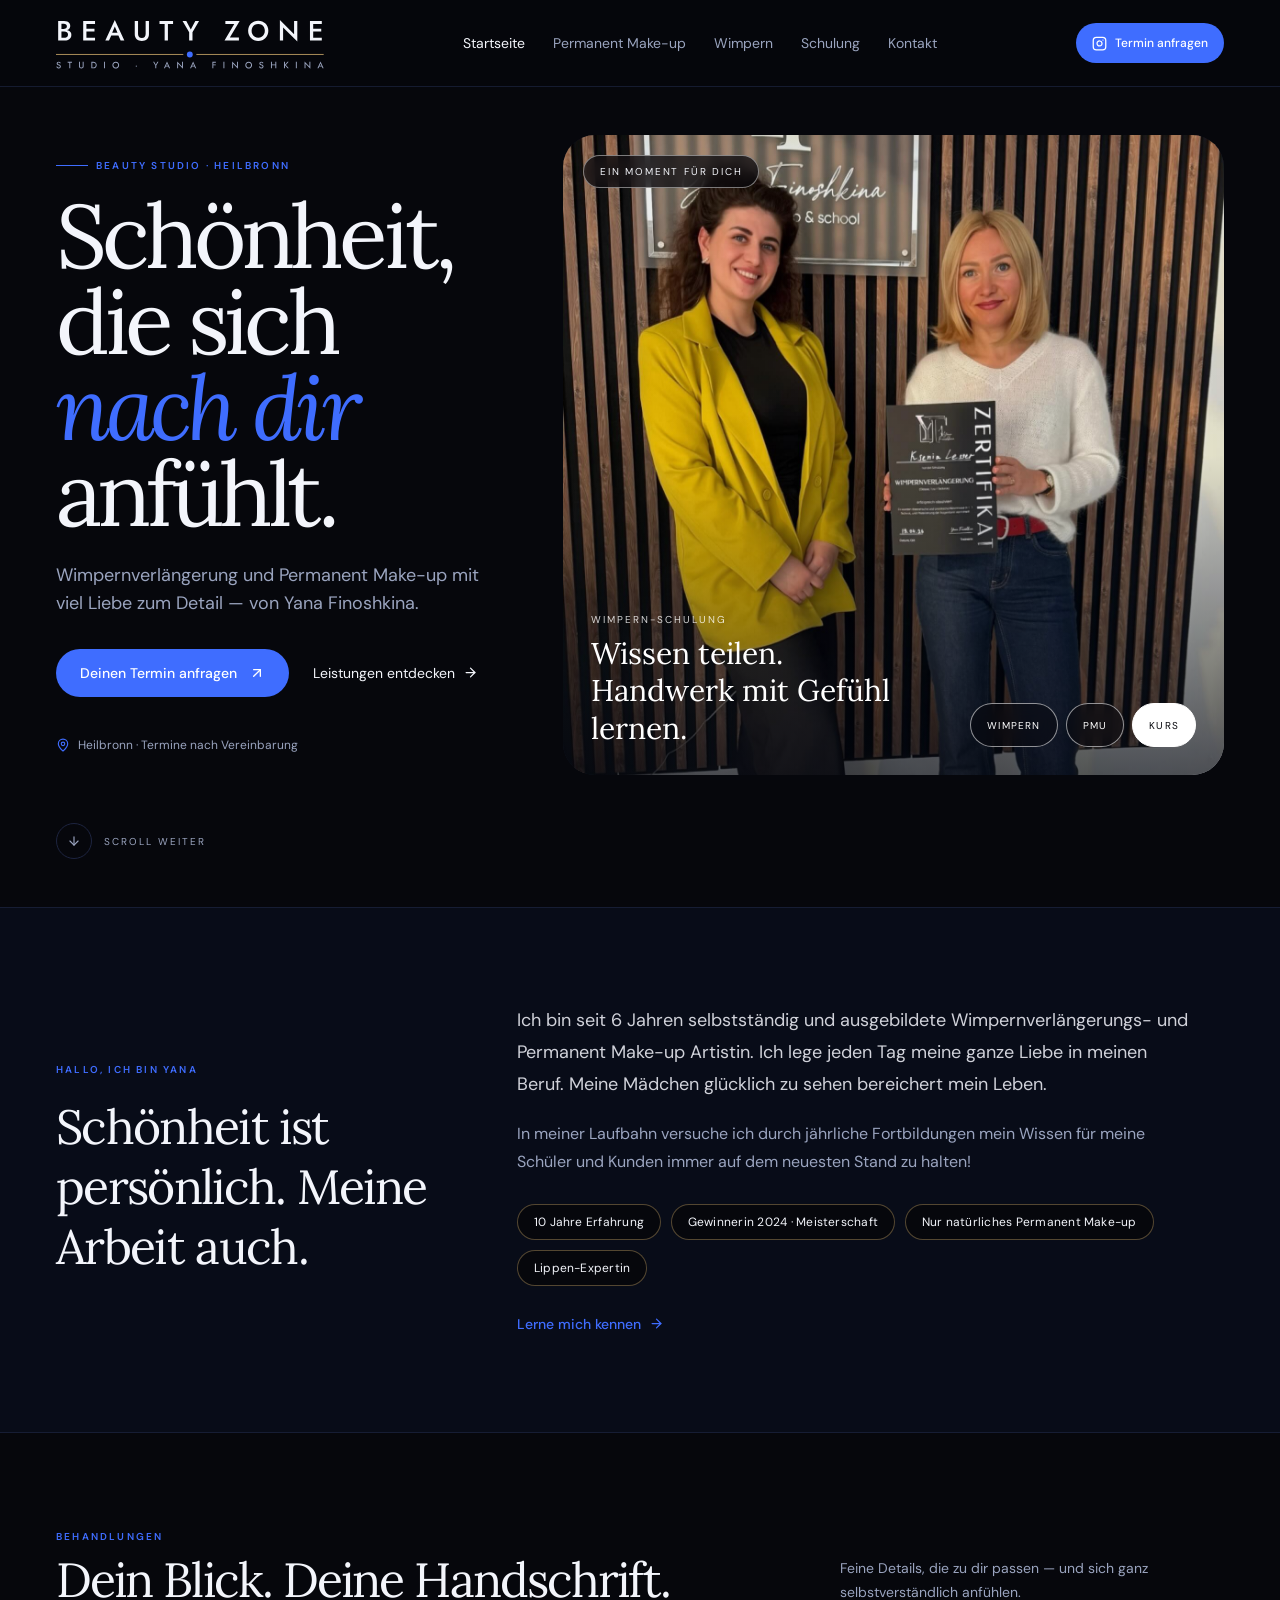
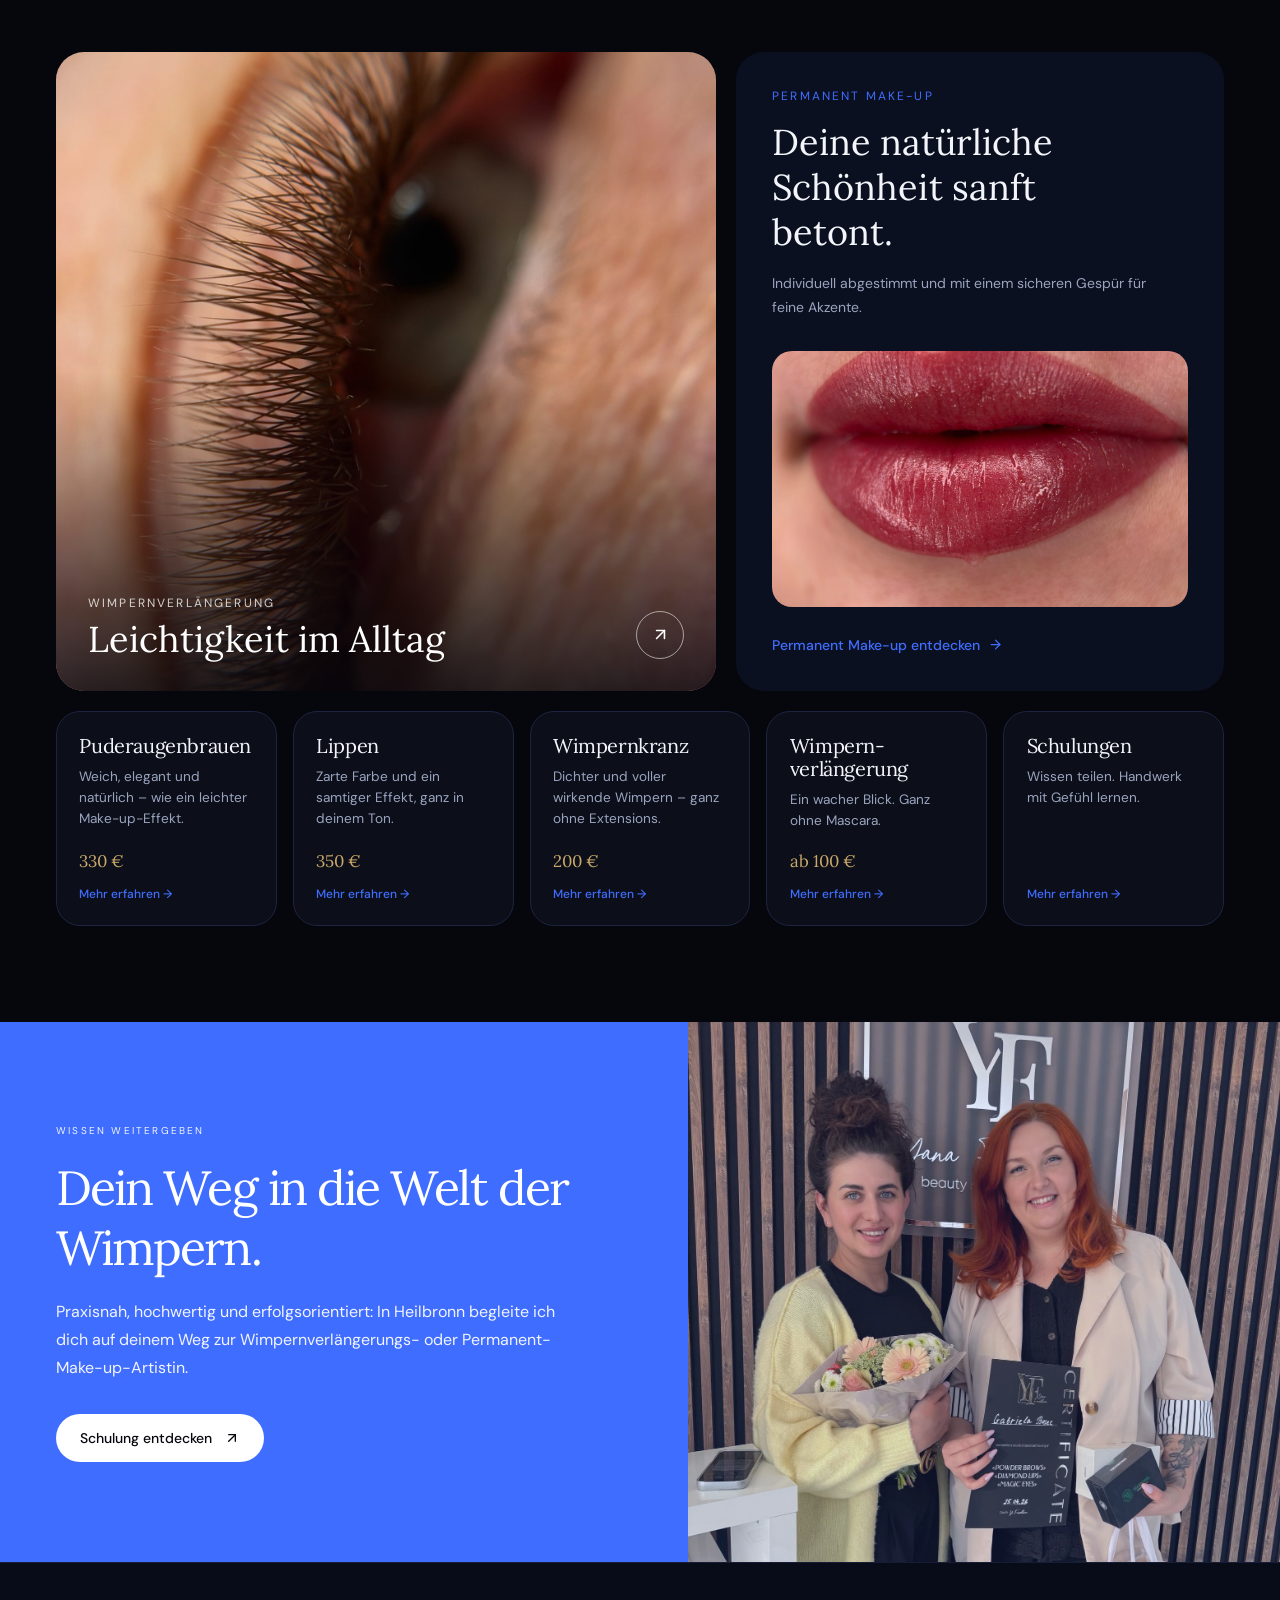
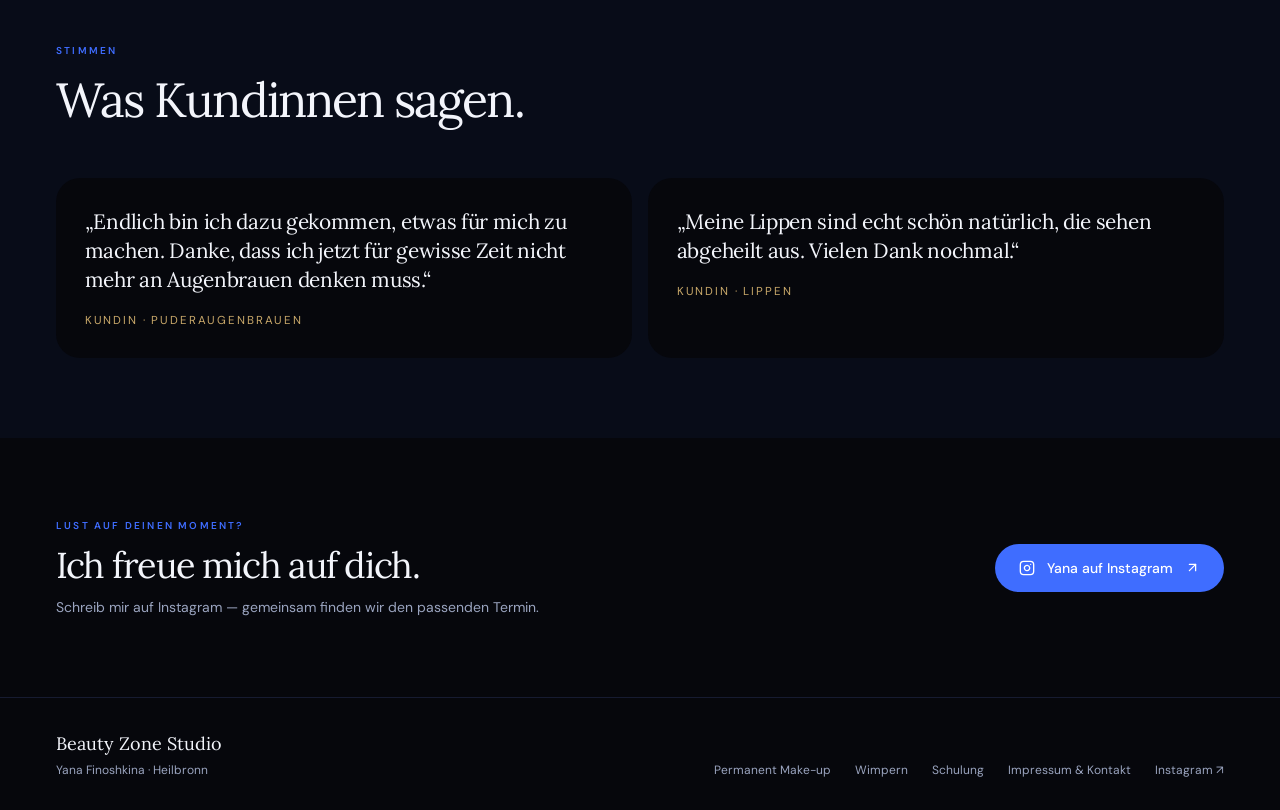
<file: index.html>
<!doctype html>
<html lang="de" class="bz-blue">
<head>
<meta charset="utf-8">
<meta name="viewport" content="width=device-width, initial-scale=1.0">
<title>Beauty Zone Studio · Yana Finoshkina</title>
<meta name="description" content="Permanent Make-up (Puderaugenbrauen, Lippen), Wimpernverlängerung und praxisnahe Schulungen bei Yana Finoshkina in Heilbronn.">
<meta name="theme-color" content="#06070c">
<meta property="og:type" content="website">
<meta property="og:title" content="Beauty Zone Studio">
<meta property="og:description" content="Wimpernverlängerung, Permanent Make-up und Schulungen bei Yana Finoshkina in Heilbronn.">
<meta property="og:site_name" content="Beauty Zone Studio">
<meta property="og:locale" content="de_DE">
<meta name="twitter:card" content="summary_large_image">
<link rel="icon" href="favicon.ico?v=3" sizes="32x32">
<link rel="icon" type="image/svg+xml" href="favicon.svg?v=3">
<link rel="apple-touch-icon" href="apple-touch-icon.png?v=3">
<link rel="preload" as="image" href="assets/img/yana-lashes-2.jpg">
<link rel="stylesheet" href="assets/index-KQtdbGjK.css">
<link rel="stylesheet" href="assets/custom.css">
<link rel="stylesheet" href="assets/theme-blue.css">
</head>
<body>
<header class="relative z-20 border-b border-border/70 bg-background/95"><div class="mx-auto flex max-w-[1440px] flex-wrap items-center justify-between gap-x-8 gap-y-3 px-5 py-4 md:px-10 lg:px-14"><a href="index.html" class="flex items-center" aria-label="Beauty Zone Studio – Startseite"><picture><source media="(max-width:480px)" srcset="assets/logo-compact.svg"><img src="assets/logo.svg" alt="Beauty Zone Studio – Yana Finoshkina" class="bz-logo" width="268" height="54"></picture></a><nav aria-label="Hauptnavigation" class="order-3 flex w-full items-center gap-5 overflow-x-auto pb-1 text-[12px] text-muted-foreground sm:order-none sm:w-auto sm:pb-0 md:gap-7 md:text-sm"><a href="index.html" class="whitespace-nowrap text-foreground">Startseite</a><a href="permanent-make-up.html" class="whitespace-nowrap transition-colors hover:text-primary">Permanent Make-up</a><a href="wimpern.html" class="whitespace-nowrap transition-colors hover:text-primary">Wimpern</a><a href="wimpernverlangerung-schulung.html" class="whitespace-nowrap transition-colors hover:text-primary">Schulung</a><a href="impressum.html" class="whitespace-nowrap transition-colors hover:text-primary">Kontakt</a></nav><a href="https://www.instagram.com/yana_finoshkina/" target="_blank" rel="noreferrer" class="inline-flex min-h-10 items-center gap-2 rounded-full bg-primary px-4 text-xs font-medium text-primary-foreground transition hover:-translate-y-0.5 hover:shadow-md"><svg xmlns="http://www.w3.org/2000/svg" width="15" height="15" viewBox="0 0 24 24" fill="none" stroke="currentColor" stroke-width="2" stroke-linecap="round" stroke-linejoin="round" class="lucide lucide-instagram" aria-hidden="true"><rect width="20" height="20" x="2" y="2" rx="5" ry="5"></rect><path d="M16 11.37A4 4 0 1 1 12.63 8 4 4 0 0 1 16 11.37z"></path><line x1="17.5" x2="17.51" y1="6.5" y2="6.5"></line></svg> Termin anfragen</a></div></header><main><section class="mx-auto grid max-w-[1440px] gap-8 px-5 pb-12 pt-8 md:px-10 md:pb-16 md:pt-12 lg:min-h-[min(790px,calc(100svh-88px))] lg:grid-cols-[0.82fr_1.18fr] lg:items-center lg:gap-12 lg:px-14 lg:py-12"><div class="order-2 flex flex-col items-start lg:order-1"><p class="mb-5 flex items-center gap-2 text-[10px] font-semibold uppercase tracking-[0.22em] text-primary"><span class="h-px w-8 bg-primary"></span> Beauty Studio · Heilbronn</p><h1 class="max-w-[650px] font-serif text-[clamp(3.1rem,7vw,6.5rem)] leading-[0.96] tracking-[-0.055em]">Schönheit, die sich <em class="font-normal text-primary">nach dir</em> anfühlt.</h1><p class="mt-6 max-w-md text-base leading-7 text-muted-foreground md:text-lg">Wimpernverlängerung und Permanent Make-up mit viel Liebe zum Detail — von Yana Finoshkina.</p><div class="mt-8 flex flex-wrap items-center gap-3"><a href="https://www.instagram.com/yana_finoshkina/" target="_blank" rel="noreferrer" class="group inline-flex min-h-12 items-center gap-3 rounded-full bg-primary px-6 text-sm font-medium text-primary-foreground transition hover:-translate-y-0.5 hover:shadow-md active:scale-[0.98]">Deinen Termin anfragen <svg xmlns="http://www.w3.org/2000/svg" width="16" height="16" viewBox="0 0 24 24" fill="none" stroke="currentColor" stroke-width="2" stroke-linecap="round" stroke-linejoin="round" class="lucide lucide-arrow-up-right" aria-hidden="true"><path d="M7 7h10v10"></path><path d="M7 17 17 7"></path></svg></a><a href="wimpern.html" class="inline-flex min-h-12 items-center gap-2 px-3 text-sm transition hover:text-primary">Leistungen entdecken <svg xmlns="http://www.w3.org/2000/svg" width="15" height="15" viewBox="0 0 24 24" fill="none" stroke="currentColor" stroke-width="2" stroke-linecap="round" stroke-linejoin="round" class="lucide lucide-arrow-right" aria-hidden="true"><path d="M5 12h14"></path><path d="m12 5 7 7-7 7"></path></svg></a></div><div class="mt-10 flex items-center gap-2 text-xs text-muted-foreground"><svg xmlns="http://www.w3.org/2000/svg" width="14" height="14" viewBox="0 0 24 24" fill="none" stroke="currentColor" stroke-width="2" stroke-linecap="round" stroke-linejoin="round" class="lucide lucide-map-pin text-primary" aria-hidden="true"><path d="M20 10c0 4.993-5.539 10.193-7.399 11.799a1 1 0 0 1-1.202 0C9.539 20.193 4 14.993 4 10a8 8 0 0 1 16 0"></path><circle cx="12" cy="10" r="3"></circle></svg> Heilbronn · Termine nach Vereinbarung</div></div><div class="relative order-1 min-h-[420px] overflow-hidden rounded-[2rem] bg-secondary md:min-h-[560px] lg:order-2 lg:min-h-[640px]"><img src="assets/img/yana-lashes-2.jpg" alt="Wimpernverlängerung: Nahaufnahme eines Auges mit langen Wimpern" class="absolute inset-0 h-full w-full object-cover transition-all duration-700 scale-100 opacity-100"><img src="assets/img/yana-brows-1.jpg" alt="Permanent Make-up: Augenbrauen und Wimpernkranz" class="absolute inset-0 h-full w-full object-cover transition-all duration-700 scale-[1.04] opacity-0"><img src="assets/img/yana-school-2.jpg" alt="Yana mit einer Schülerin bei der Zertifikatsübergabe" style="object-position:50% 22%" class="absolute inset-0 h-full w-full object-cover transition-all duration-700 scale-[1.04] opacity-0"><div class="absolute inset-0 bg-gradient-to-t from-foreground/55 via-transparent to-foreground/5"></div><div class="absolute left-5 top-5 rounded-full border border-background/45 bg-background/70 px-4 py-2 text-[10px] uppercase tracking-[0.18em] text-foreground backdrop-blur-sm">Ein Moment für dich</div><div class="absolute inset-x-5 bottom-5 flex flex-col gap-5 md:inset-x-7 md:bottom-7 md:flex-row md:items-end md:justify-between"><div class="text-background"><p class="text-[10px] uppercase tracking-[0.2em] text-background/80">Wimpernverlängerung</p><p class="mt-2 max-w-xs font-serif text-2xl leading-tight md:text-3xl">Ein wacher Blick. Ganz ohne Mascara.</p></div><div class="flex gap-2" aria-label="Behandlung wählen"><button type="button" aria-label="Wimpernverlängerung anzeigen" aria-pressed="true" class="min-h-11 rounded-full border px-4 text-[10px] uppercase tracking-[0.12em] transition-all border-background bg-background text-foreground">Wimpern</button><button type="button" aria-label="Permanent Make-up anzeigen" aria-pressed="false" class="min-h-11 rounded-full border px-4 text-[10px] uppercase tracking-[0.12em] transition-all border-background/55 bg-foreground/15 text-background backdrop-blur-sm hover:bg-foreground/30">PMU</button><button type="button" aria-label="Wimpern-Schulung anzeigen" aria-pressed="false" class="min-h-11 rounded-full border px-4 text-[10px] uppercase tracking-[0.12em] transition-all border-background/55 bg-foreground/15 text-background backdrop-blur-sm hover:bg-foreground/30">Kurs</button></div></div></div><a href="#yana-story" class="order-3 hidden items-center gap-3 text-[10px] uppercase tracking-[0.2em] text-muted-foreground transition hover:text-primary lg:flex"><span class="grid size-9 place-items-center rounded-full border border-border"><svg xmlns="http://www.w3.org/2000/svg" width="14" height="14" viewBox="0 0 24 24" fill="none" stroke="currentColor" stroke-width="2" stroke-linecap="round" stroke-linejoin="round" class="lucide lucide-arrow-down" aria-hidden="true"><path d="M12 5v14"></path><path d="m19 12-7 7-7-7"></path></svg></span> Scroll weiter</a></section><section id="yana-story" class="scroll-mt-8 border-y border-border/70 bg-secondary/60"><div class="mx-auto grid max-w-[1440px] gap-8 px-5 py-16 md:px-10 md:py-24 lg:grid-cols-[0.7fr_1.3fr] lg:items-center lg:gap-20 lg:px-14"><div><p class="text-[10px] font-semibold uppercase tracking-[0.22em] text-primary">Hallo, ich bin Yana</p><h2 class="mt-5 max-w-lg font-serif text-4xl leading-tight tracking-[-0.035em] md:text-5xl">Schönheit ist persönlich. Meine Arbeit auch.</h2></div><div class="max-w-2xl"><p class="text-lg leading-8 text-foreground/85">Ich bin seit 6 Jahren selbstständig und ausgebildete Wimpernverlängerungs- und Permanent Make-up Artistin. Ich lege jeden Tag meine ganze Liebe in meinen Beruf. Meine Mädchen glücklich zu sehen bereichert mein Leben.</p><p class="mt-5 leading-7 text-muted-foreground">In meiner Laufbahn versuche ich durch jährliche Fortbildungen mein Wissen für meine Schüler und Kunden immer auf dem neuesten Stand zu halten!</p><ul class="bz-chips"><li>10 Jahre Erfahrung</li><li>Gewinnerin 2024 · Meisterschaft</li><li>Nur natürliches Permanent Make-up</li><li>Lippen-Expertin</li></ul><a href="impressum.html" class="mt-7 inline-flex items-center gap-2 text-sm font-medium text-primary hover:gap-3">Lerne mich kennen <svg xmlns="http://www.w3.org/2000/svg" width="15" height="15" viewBox="0 0 24 24" fill="none" stroke="currentColor" stroke-width="2" stroke-linecap="round" stroke-linejoin="round" class="lucide lucide-arrow-right" aria-hidden="true"><path d="M5 12h14"></path><path d="m12 5 7 7-7 7"></path></svg></a></div></div></section><section class="mx-auto max-w-[1440px] px-5 py-16 md:px-10 md:py-24 lg:px-14"><div class="mb-9 flex flex-col gap-3 md:mb-12 md:flex-row md:items-end md:justify-between"><div><p class="text-[10px] font-semibold uppercase tracking-[0.22em] text-primary">Behandlungen</p><h2 class="mt-3 font-serif text-4xl tracking-[-0.04em] md:text-5xl">Dein Blick. Deine Handschrift.</h2></div><p class="max-w-sm text-sm leading-6 text-muted-foreground">Feine Details, die zu dir passen — und sich ganz selbstverständlich anfühlen.</p></div><div class="grid gap-5 md:grid-cols-[1.15fr_0.85fr]"><a href="wimpern.html" class="group relative min-h-[400px] overflow-hidden rounded-[1.75rem] bg-secondary md:min-h-[520px]"><img src="assets/img/yana-lashes-1.jpg" alt="Nahaufnahme von Wimpernverlängerung" style="object-position:50% 40%" class="absolute inset-0 h-full w-full object-cover transition duration-700 group-hover:scale-[1.04]"><div class="absolute inset-0 bg-gradient-to-t from-foreground/70 via-foreground/5 to-transparent"></div><div class="absolute inset-x-6 bottom-6 flex items-end justify-between text-background md:inset-x-8 md:bottom-8"><div><p class="text-xs uppercase tracking-[0.18em] text-background/75">Wimpernverlängerung</p><h3 class="mt-2 font-serif text-3xl md:text-4xl">Leichtigkeit im Alltag</h3></div><span class="grid size-12 place-items-center rounded-full border border-background/55 transition group-hover:bg-background group-hover:text-foreground"><svg xmlns="http://www.w3.org/2000/svg" width="19" height="19" viewBox="0 0 24 24" fill="none" stroke="currentColor" stroke-width="2" stroke-linecap="round" stroke-linejoin="round" class="lucide lucide-arrow-up-right" aria-hidden="true"><path d="M7 7h10v10"></path><path d="M7 17 17 7"></path></svg></span></div></a><div class="flex flex-col justify-between rounded-[1.75rem] bg-secondary p-7 md:p-9"><div><p class="text-xs uppercase tracking-[0.18em] text-primary">Permanent Make-up</p><h3 class="mt-4 max-w-sm font-serif text-3xl leading-tight md:text-4xl">Deine natürliche Schönheit sanft betont.</h3><p class="mt-4 max-w-sm text-sm leading-6 text-muted-foreground">Individuell abgestimmt und mit einem sicheren Gespür für feine Akzente.</p></div><div class="mt-8 overflow-hidden rounded-[1.25rem]"><img src="assets/img/yana-lips-1.jpg" alt="Permanent Make-up: Lippen" class="h-52 w-full object-cover transition duration-500 hover:scale-[1.03] md:h-64"></div><a href="permanent-make-up.html" class="mt-7 inline-flex items-center gap-2 text-sm font-medium text-primary hover:gap-3">Permanent Make-up entdecken <svg xmlns="http://www.w3.org/2000/svg" width="15" height="15" viewBox="0 0 24 24" fill="none" stroke="currentColor" stroke-width="2" stroke-linecap="round" stroke-linejoin="round" class="lucide lucide-arrow-right" aria-hidden="true"><path d="M5 12h14"></path><path d="m12 5 7 7-7 7"></path></svg></a></div></div><div class="bz-svc"><a href="permanent-make-up.html#puderaugenbrauen"><h3>Puderaugenbrauen</h3><p>Weich, elegant und natürlich – wie ein leichter Make-up-Effekt.</p><span class="price">330 €</span><span class="more">Mehr erfahren →</span></a><a href="permanent-make-up.html#lippen"><h3>Lippen</h3><p>Zarte Farbe und ein samtiger Effekt, ganz in deinem Ton.</p><span class="price">350 €</span><span class="more">Mehr erfahren →</span></a><a href="permanent-make-up.html#wimpernkranz"><h3>Wimpernkranz</h3><p>Dichter und voller wirkende Wimpern – ganz ohne Extensions.</p><span class="price">200 €</span><span class="more">Mehr erfahren →</span></a><a href="wimpern.html"><h3>Wimpern&shy;verlängerung</h3><p>Ein wacher Blick. Ganz ohne Mascara.</p><span class="price">ab 100 €</span><span class="more">Mehr erfahren →</span></a><a href="wimpernverlangerung-schulung.html"><h3>Schulungen</h3><p>Wissen teilen. Handwerk mit Gefühl lernen.</p><span class="more">Mehr erfahren →</span></a></div></section><section class="overflow-hidden bg-primary text-primary-foreground"><div class="mx-auto grid max-w-[1440px] lg:grid-cols-[1fr_0.86fr]"><div class="flex flex-col items-start justify-center px-5 py-16 md:px-10 md:py-20 lg:px-14"><p class="text-[10px] uppercase tracking-[0.22em] text-primary-foreground/75">Wissen weitergeben</p><h2 class="mt-5 max-w-xl font-serif text-4xl leading-tight tracking-[-0.04em] md:text-5xl">Dein Weg in die Welt der Wimpern.</h2><p class="mt-5 max-w-lg leading-7 text-primary-foreground/80">Praxisnah, hochwertig und erfolgsorientiert: In Heilbronn begleite ich dich auf deinem Weg zur Wimpernverlängerungs- oder Permanent-Make-up-Artistin.</p><a href="wimpernverlangerung-schulung.html" class="mt-8 inline-flex min-h-12 items-center gap-3 rounded-full bg-background px-6 text-sm font-medium text-foreground transition hover:-translate-y-0.5 hover:shadow-md">Schulung entdecken <svg xmlns="http://www.w3.org/2000/svg" width="16" height="16" viewBox="0 0 24 24" fill="none" stroke="currentColor" stroke-width="2" stroke-linecap="round" stroke-linejoin="round" class="lucide lucide-arrow-up-right" aria-hidden="true"><path d="M7 7h10v10"></path><path d="M7 17 17 7"></path></svg></a></div><div class="relative min-h-[330px] overflow-hidden lg:min-h-[540px]"><img src="assets/img/yana-school-3.jpg" alt="Yana mit einer Schülerin und ihrem Zertifikat" style="object-position:50% 20%" class="absolute inset-0 h-full w-full object-cover object-[50%_45%]"><div class="absolute inset-0 bg-primary/15"></div></div></div></section><section class="border-t border-border/70 bg-secondary/60"><div class="mx-auto max-w-[1440px] px-5 py-16 md:px-10 md:py-20 lg:px-14"><div class="mb-9 md:mb-12"><p class="text-[10px] font-semibold uppercase tracking-[0.22em] text-primary">Stimmen</p><h2 class="mt-3 max-w-xl font-serif text-4xl leading-tight tracking-[-0.04em] md:text-5xl">Was Kundinnen sagen.</h2></div><div class="bz-voices"><figure class="bz-voice"><blockquote>„Endlich bin ich dazu gekommen, etwas für mich zu machen. Danke, dass ich jetzt für gewisse Zeit nicht mehr an Augenbrauen denken muss.“</blockquote><figcaption>Kundin · Puderaugenbrauen</figcaption></figure><figure class="bz-voice"><blockquote>„Meine Lippen sind echt schön natürlich, die sehen abgeheilt aus. Vielen Dank nochmal.“</blockquote><figcaption>Kundin · Lippen</figcaption></figure></div></div></section><section class="mx-auto flex max-w-[1440px] flex-col items-start justify-between gap-7 px-5 py-16 md:flex-row md:items-center md:px-10 md:py-20 lg:px-14"><div><p class="text-[10px] font-semibold uppercase tracking-[0.22em] text-primary">Lust auf deinen Moment?</p><h2 class="mt-3 font-serif text-3xl tracking-[-0.035em] md:text-4xl">Ich freue mich auf dich.</h2><p class="mt-3 text-sm text-muted-foreground">Schreib mir auf Instagram — gemeinsam finden wir den passenden Termin.</p></div><a href="https://www.instagram.com/yana_finoshkina/" target="_blank" rel="noreferrer" class="inline-flex min-h-12 items-center gap-3 rounded-full bg-primary px-6 text-sm font-medium text-primary-foreground transition hover:-translate-y-0.5 hover:shadow-md"><svg xmlns="http://www.w3.org/2000/svg" width="16" height="16" viewBox="0 0 24 24" fill="none" stroke="currentColor" stroke-width="2" stroke-linecap="round" stroke-linejoin="round" class="lucide lucide-instagram" aria-hidden="true"><rect width="20" height="20" x="2" y="2" rx="5" ry="5"></rect><path d="M16 11.37A4 4 0 1 1 12.63 8 4 4 0 0 1 16 11.37z"></path><line x1="17.5" x2="17.51" y1="6.5" y2="6.5"></line></svg> Yana auf Instagram <svg xmlns="http://www.w3.org/2000/svg" width="15" height="15" viewBox="0 0 24 24" fill="none" stroke="currentColor" stroke-width="2" stroke-linecap="round" stroke-linejoin="round" class="lucide lucide-arrow-up-right" aria-hidden="true"><path d="M7 7h10v10"></path><path d="M7 17 17 7"></path></svg></a></section></main><footer class="border-t border-border/70 bg-background"><div class="mx-auto flex max-w-[1440px] flex-col gap-6 px-5 py-8 text-xs text-muted-foreground md:flex-row md:items-end md:justify-between md:px-10 lg:px-14"><div><p class="font-serif text-lg text-foreground">Beauty Zone Studio</p><p class="mt-1">Yana Finoshkina · Heilbronn</p></div><div class="flex flex-wrap gap-x-6 gap-y-2"><a href="permanent-make-up.html" class="hover:text-primary">Permanent Make-up</a><a href="wimpern.html" class="hover:text-primary">Wimpern</a><a href="wimpernverlangerung-schulung.html" class="hover:text-primary">Schulung</a><a href="impressum.html" class="hover:text-primary">Impressum &amp; Kontakt</a><a href="https://www.instagram.com/yana_finoshkina/" target="_blank" rel="noreferrer" class="hover:text-primary">Instagram ↗</a></div></div></footer>
<script>
(function () {
  var data = [
    { t: 'Wimpernverlängerung', c: 'Ein wacher Blick. Ganz ohne Mascara.' },
    { t: 'Permanent Make-up', c: 'Deine natürliche Ausstrahlung, fein unterstrichen.' },
    { t: 'Wimpern-Schulung', c: 'Wissen teilen. Handwerk mit Gefühl lernen.' }
  ];
  var group = document.querySelector('div[aria-label="Behandlung wählen"]');
  if (!group) return;
  var hero = group.closest('.relative');
  var imgs = hero.querySelectorAll('img');
  var texts = group.parentNode.querySelector('.text-background').children;
  var btns = group.querySelectorAll('button');
  var BASE = 'min-h-11 rounded-full border px-4 text-[10px] uppercase tracking-[0.12em] transition-all ';
  var ON = 'border-background bg-background text-foreground';
  var OFF = 'border-background/55 bg-foreground/15 text-background backdrop-blur-sm hover:bg-foreground/30';
  var cur = -1;
  function set(n) {
    if (n === cur) return; cur = n;
    imgs.forEach(function (img, i) {
      var on = i === n;
      img.className = 'absolute inset-0 h-full w-full object-cover transition-all duration-700 ' + (on ? 'scale-100 opacity-100' : 'scale-[1.04] opacity-0');
    });
    texts[0].textContent = data[n].t;
    texts[1].textContent = data[n].c;
    btns.forEach(function (b, i) {
      b.setAttribute('aria-pressed', i === n ? 'true' : 'false');
      b.className = BASE + (i === n ? ON : OFF);
    });
  }
  btns.forEach(function (b, i) { b.addEventListener('click', function () { set(i); }); });
  var story = document.getElementById('yana-story');
  if (story && 'IntersectionObserver' in window) {
    new IntersectionObserver(function (entries) {
      var e = entries[0];
      if (e.isIntersecting) set(2);
      else if (e.boundingClientRect.top > 0) set(0);
    }, { rootMargin: '-30% 0px -50% 0px', threshold: 0 }).observe(story);
  }
})();
</script>
</body>
</html>
</file>
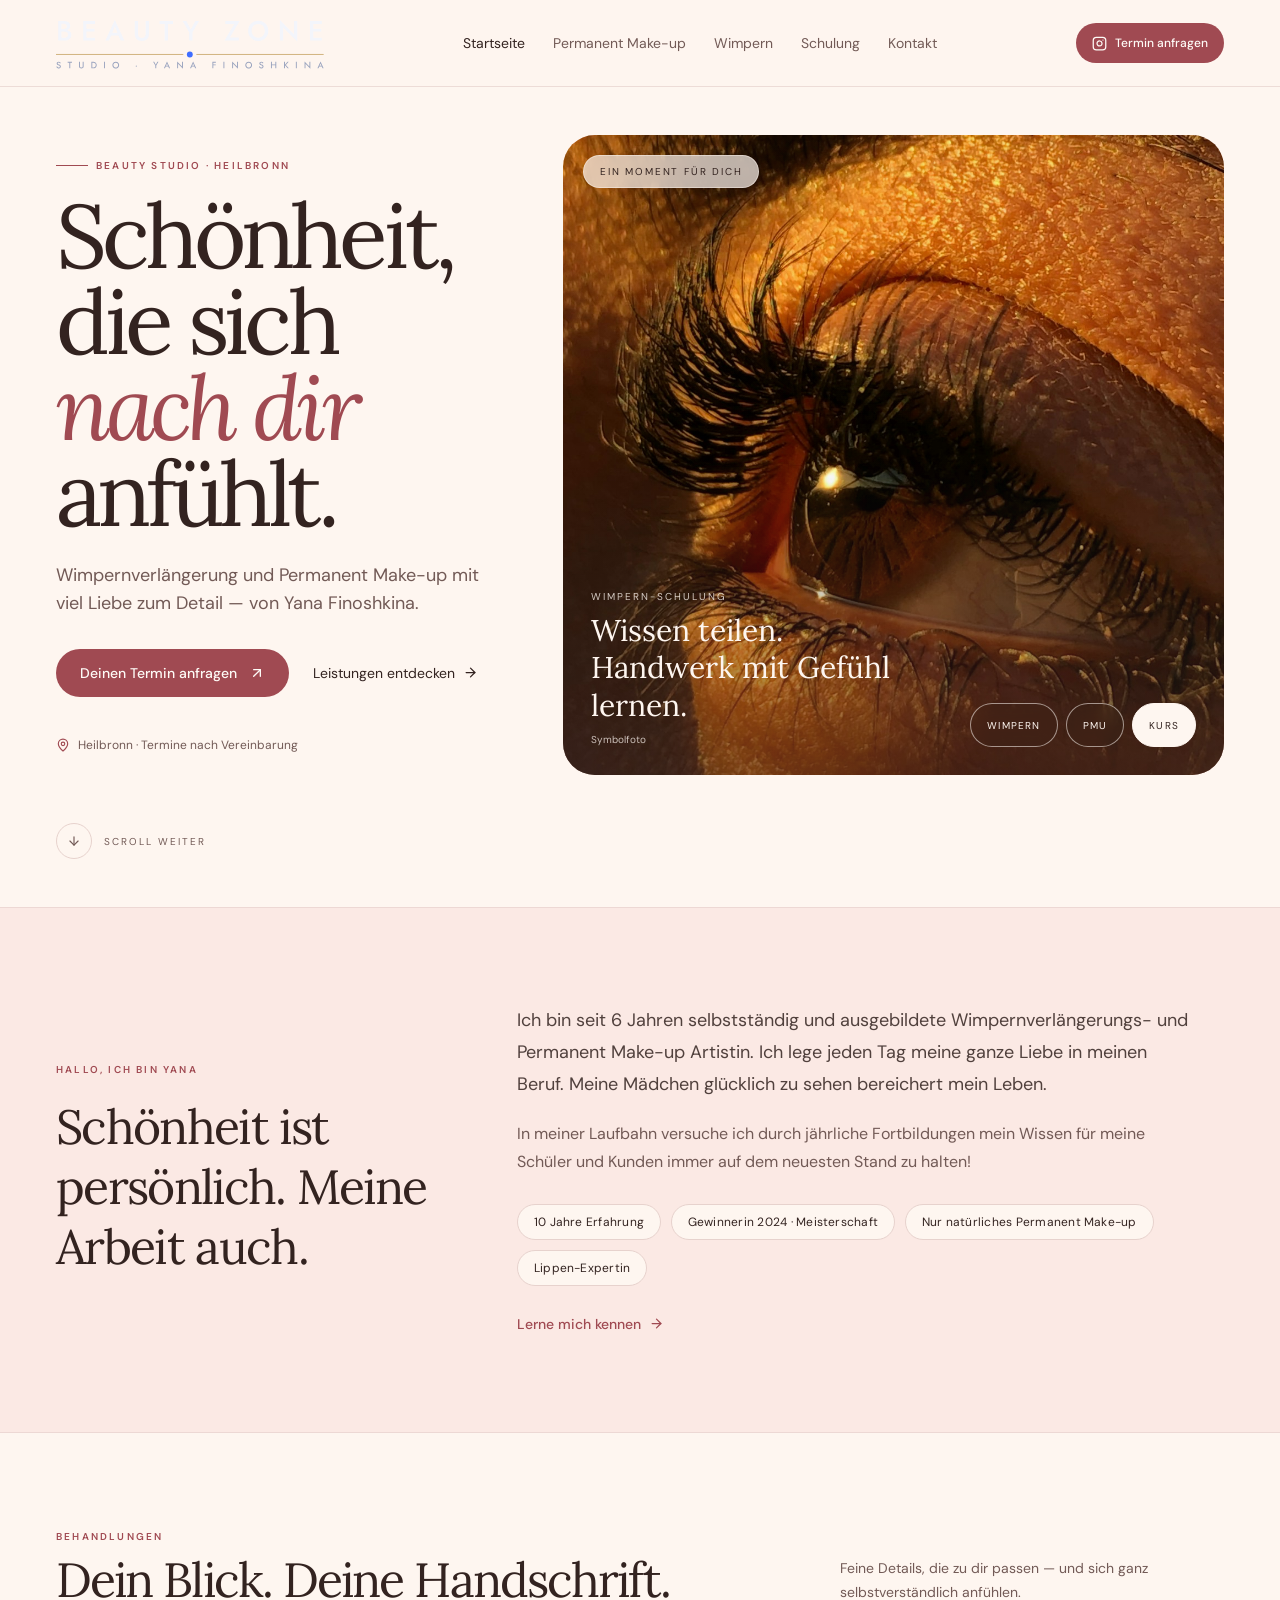
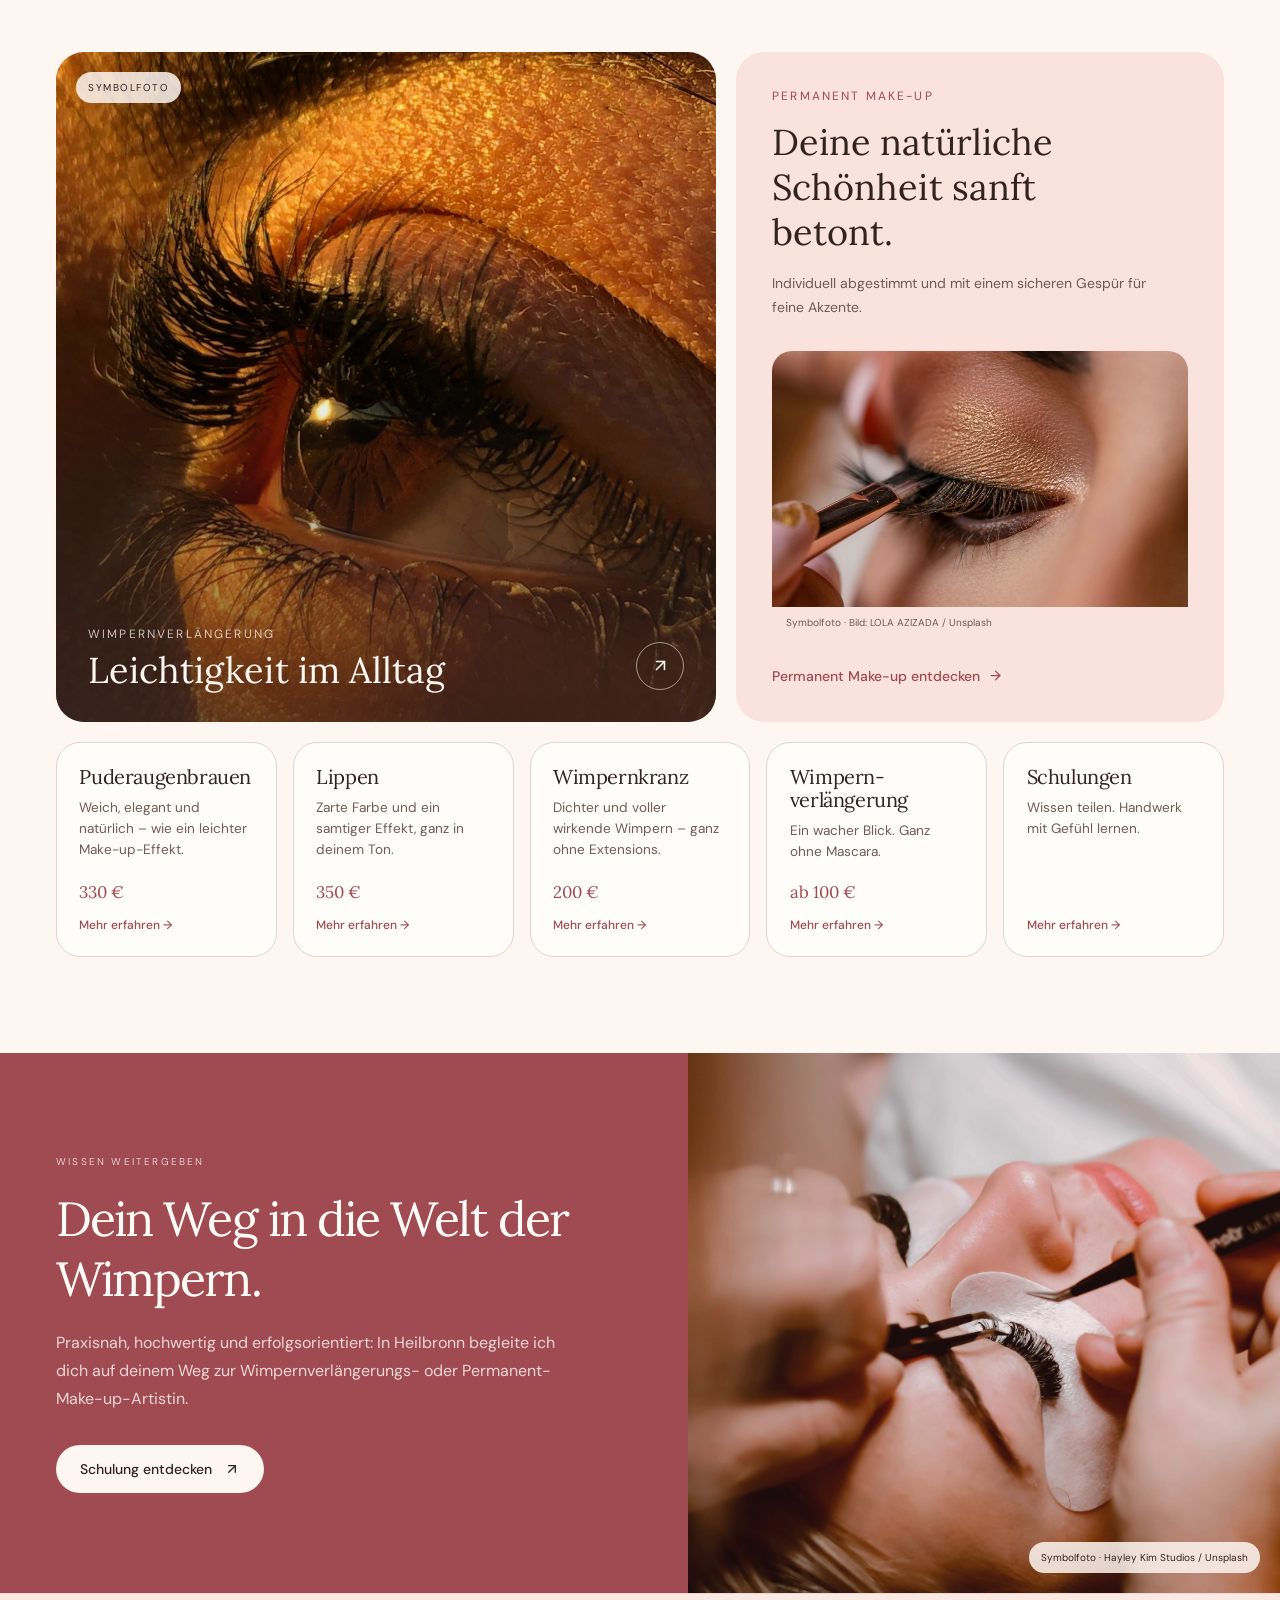
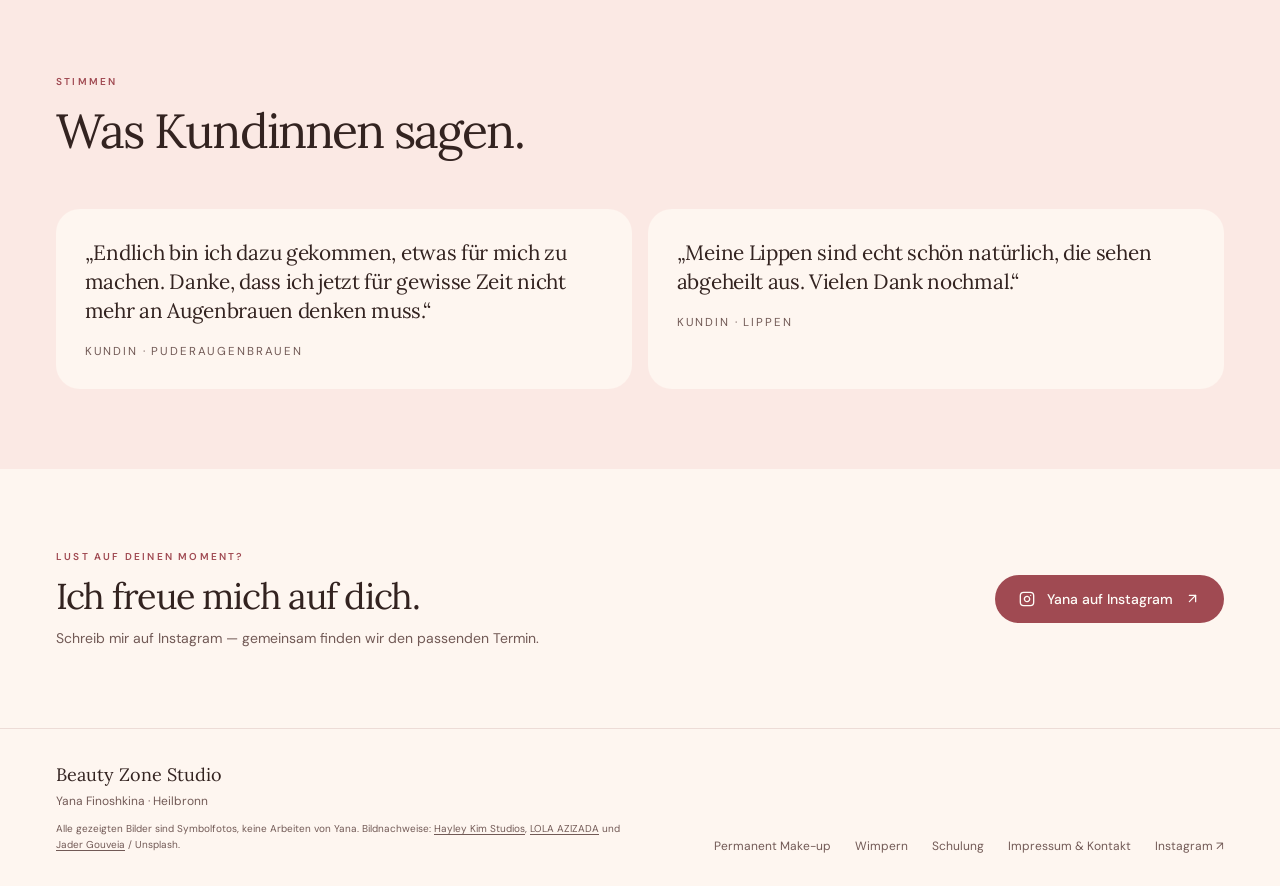
<file: assets/index.html>
<!doctype html>
<html lang="de">
<head>
<meta charset="utf-8">
<meta name="viewport" content="width=device-width, initial-scale=1.0">
<title>Beauty Zone Studio · Yana Finoshkina</title>
<meta name="description" content="Permanent Make-up (Puderaugenbrauen, Lippen), Wimpernverlängerung und praxisnahe Schulungen bei Yana Finoshkina in Heilbronn.">
<meta name="theme-color" content="#fef6f0">
<meta property="og:type" content="website">
<meta property="og:title" content="Beauty Zone Studio">
<meta property="og:description" content="Wimpernverlängerung, Permanent Make-up und Schulungen bei Yana Finoshkina in Heilbronn.">
<meta property="og:site_name" content="Beauty Zone Studio">
<meta property="og:locale" content="de_DE">
<meta name="twitter:card" content="summary_large_image">
<link rel="icon" type="image/svg+xml" href="favicon.svg">
<link rel="preload" as="image" href="assets/img/photo-1589710751893-f9a6770ad71b-w1500.jpg">
<link rel="stylesheet" href="assets/index-KQtdbGjK.css">
<link rel="stylesheet" href="assets/custom.css">
</head>
<body>
<header class="relative z-20 border-b border-border/70 bg-background/95"><div class="mx-auto flex max-w-[1440px] flex-wrap items-center justify-between gap-x-8 gap-y-3 px-5 py-4 md:px-10 lg:px-14"><a href="index.html" class="flex items-center" aria-label="Beauty Zone Studio – Startseite"><img src="assets/logo.svg" alt="Beauty Zone Studio – Yana Finoshkina" class="bz-logo" width="204" height="58"></a><nav aria-label="Hauptnavigation" class="order-3 flex w-full items-center gap-5 overflow-x-auto pb-1 text-[12px] text-muted-foreground sm:order-none sm:w-auto sm:pb-0 md:gap-7 md:text-sm"><a href="index.html" class="whitespace-nowrap text-foreground">Startseite</a><a href="permanent-make-up.html" class="whitespace-nowrap transition-colors hover:text-primary">Permanent Make-up</a><a href="wimpern.html" class="whitespace-nowrap transition-colors hover:text-primary">Wimpern</a><a href="wimpernverlangerung-schulung.html" class="whitespace-nowrap transition-colors hover:text-primary">Schulung</a><a href="impressum.html" class="whitespace-nowrap transition-colors hover:text-primary">Kontakt</a></nav><a href="https://www.instagram.com/yana_finoshkina/" target="_blank" rel="noreferrer" class="inline-flex min-h-10 items-center gap-2 rounded-full bg-primary px-4 text-xs font-medium text-primary-foreground transition hover:-translate-y-0.5 hover:shadow-md"><svg xmlns="http://www.w3.org/2000/svg" width="15" height="15" viewBox="0 0 24 24" fill="none" stroke="currentColor" stroke-width="2" stroke-linecap="round" stroke-linejoin="round" class="lucide lucide-instagram" aria-hidden="true"><rect width="20" height="20" x="2" y="2" rx="5" ry="5"></rect><path d="M16 11.37A4 4 0 1 1 12.63 8 4 4 0 0 1 16 11.37z"></path><line x1="17.5" x2="17.51" y1="6.5" y2="6.5"></line></svg> Termin anfragen</a></div></header><main><section class="mx-auto grid max-w-[1440px] gap-8 px-5 pb-12 pt-8 md:px-10 md:pb-16 md:pt-12 lg:min-h-[min(790px,calc(100svh-88px))] lg:grid-cols-[0.82fr_1.18fr] lg:items-center lg:gap-12 lg:px-14 lg:py-12"><div class="order-2 flex flex-col items-start lg:order-1"><p class="mb-5 flex items-center gap-2 text-[10px] font-semibold uppercase tracking-[0.22em] text-primary"><span class="h-px w-8 bg-primary"></span> Beauty Studio · Heilbronn</p><h1 class="max-w-[650px] font-serif text-[clamp(3.1rem,7vw,6.5rem)] leading-[0.96] tracking-[-0.055em]">Schönheit, die sich <em class="font-normal text-primary">nach dir</em> anfühlt.</h1><p class="mt-6 max-w-md text-base leading-7 text-muted-foreground md:text-lg">Wimpernverlängerung und Permanent Make-up mit viel Liebe zum Detail — von Yana Finoshkina.</p><div class="mt-8 flex flex-wrap items-center gap-3"><a href="https://www.instagram.com/yana_finoshkina/" target="_blank" rel="noreferrer" class="group inline-flex min-h-12 items-center gap-3 rounded-full bg-primary px-6 text-sm font-medium text-primary-foreground transition hover:-translate-y-0.5 hover:shadow-md active:scale-[0.98]">Deinen Termin anfragen <svg xmlns="http://www.w3.org/2000/svg" width="16" height="16" viewBox="0 0 24 24" fill="none" stroke="currentColor" stroke-width="2" stroke-linecap="round" stroke-linejoin="round" class="lucide lucide-arrow-up-right" aria-hidden="true"><path d="M7 7h10v10"></path><path d="M7 17 17 7"></path></svg></a><a href="wimpern.html" class="inline-flex min-h-12 items-center gap-2 px-3 text-sm transition hover:text-primary">Leistungen entdecken <svg xmlns="http://www.w3.org/2000/svg" width="15" height="15" viewBox="0 0 24 24" fill="none" stroke="currentColor" stroke-width="2" stroke-linecap="round" stroke-linejoin="round" class="lucide lucide-arrow-right" aria-hidden="true"><path d="M5 12h14"></path><path d="m12 5 7 7-7 7"></path></svg></a></div><div class="mt-10 flex items-center gap-2 text-xs text-muted-foreground"><svg xmlns="http://www.w3.org/2000/svg" width="14" height="14" viewBox="0 0 24 24" fill="none" stroke="currentColor" stroke-width="2" stroke-linecap="round" stroke-linejoin="round" class="lucide lucide-map-pin text-primary" aria-hidden="true"><path d="M20 10c0 4.993-5.539 10.193-7.399 11.799a1 1 0 0 1-1.202 0C9.539 20.193 4 14.993 4 10a8 8 0 0 1 16 0"></path><circle cx="12" cy="10" r="3"></circle></svg> Heilbronn · Termine nach Vereinbarung</div></div><div class="relative order-1 min-h-[420px] overflow-hidden rounded-[2rem] bg-secondary md:min-h-[560px] lg:order-2 lg:min-h-[640px]"><img src="assets/img/photo-1589710751893-f9a6770ad71b-w1500.jpg" alt="Wimpernverlängerung in Behandlung, Symbolfoto" class="absolute inset-0 h-full w-full object-cover transition-all duration-700 scale-100 opacity-100"><img src="assets/img/photo-1709477542149-f4e0e21d590b-w1500.jpg" alt="Kosmetische Behandlung am Auge, Symbolfoto" class="absolute inset-0 h-full w-full object-cover transition-all duration-700 scale-[1.04] opacity-0"><img src="assets/img/photo-1715195060250-b321e5cd5171-w1200.jpg" alt="Nahaufnahme langer Wimpern, Symbolfoto" class="absolute inset-0 h-full w-full object-cover transition-all duration-700 scale-[1.04] opacity-0"><div class="absolute inset-0 bg-gradient-to-t from-foreground/55 via-transparent to-foreground/5"></div><div class="absolute left-5 top-5 rounded-full border border-background/45 bg-background/70 px-4 py-2 text-[10px] uppercase tracking-[0.18em] text-foreground backdrop-blur-sm">Ein Moment für dich</div><div class="absolute inset-x-5 bottom-5 flex flex-col gap-5 md:inset-x-7 md:bottom-7 md:flex-row md:items-end md:justify-between"><div class="text-background"><p class="text-[10px] uppercase tracking-[0.2em] text-background/80">Wimpernverlängerung</p><p class="mt-2 max-w-xs font-serif text-2xl leading-tight md:text-3xl">Ein wacher Blick. Ganz ohne Mascara.</p><p class="mt-2 text-[10px] text-background/75">Symbolfoto</p></div><div class="flex gap-2" aria-label="Behandlung wählen"><button type="button" aria-label="Wimpernverlängerung anzeigen" aria-pressed="true" class="min-h-11 rounded-full border px-4 text-[10px] uppercase tracking-[0.12em] transition-all border-background bg-background text-foreground">Wimpern</button><button type="button" aria-label="Permanent Make-up anzeigen" aria-pressed="false" class="min-h-11 rounded-full border px-4 text-[10px] uppercase tracking-[0.12em] transition-all border-background/55 bg-foreground/15 text-background backdrop-blur-sm hover:bg-foreground/30">PMU</button><button type="button" aria-label="Wimpern-Schulung anzeigen" aria-pressed="false" class="min-h-11 rounded-full border px-4 text-[10px] uppercase tracking-[0.12em] transition-all border-background/55 bg-foreground/15 text-background backdrop-blur-sm hover:bg-foreground/30">Kurs</button></div></div></div><a href="#yana-story" class="order-3 hidden items-center gap-3 text-[10px] uppercase tracking-[0.2em] text-muted-foreground transition hover:text-primary lg:flex"><span class="grid size-9 place-items-center rounded-full border border-border"><svg xmlns="http://www.w3.org/2000/svg" width="14" height="14" viewBox="0 0 24 24" fill="none" stroke="currentColor" stroke-width="2" stroke-linecap="round" stroke-linejoin="round" class="lucide lucide-arrow-down" aria-hidden="true"><path d="M12 5v14"></path><path d="m19 12-7 7-7-7"></path></svg></span> Scroll weiter</a></section><section id="yana-story" class="scroll-mt-8 border-y border-border/70 bg-secondary/60"><div class="mx-auto grid max-w-[1440px] gap-8 px-5 py-16 md:px-10 md:py-24 lg:grid-cols-[0.7fr_1.3fr] lg:items-center lg:gap-20 lg:px-14"><div><p class="text-[10px] font-semibold uppercase tracking-[0.22em] text-primary">Hallo, ich bin Yana</p><h2 class="mt-5 max-w-lg font-serif text-4xl leading-tight tracking-[-0.035em] md:text-5xl">Schönheit ist persönlich. Meine Arbeit auch.</h2></div><div class="max-w-2xl"><p class="text-lg leading-8 text-foreground/85">Ich bin seit 6 Jahren selbstständig und ausgebildete Wimpernverlängerungs- und Permanent Make-up Artistin. Ich lege jeden Tag meine ganze Liebe in meinen Beruf. Meine Mädchen glücklich zu sehen bereichert mein Leben.</p><p class="mt-5 leading-7 text-muted-foreground">In meiner Laufbahn versuche ich durch jährliche Fortbildungen mein Wissen für meine Schüler und Kunden immer auf dem neuesten Stand zu halten!</p><ul class="bz-chips"><li>10 Jahre Erfahrung</li><li>Gewinnerin 2024 · Meisterschaft</li><li>Nur natürliches Permanent Make-up</li><li>Lippen-Expertin</li></ul><a href="impressum.html" class="mt-7 inline-flex items-center gap-2 text-sm font-medium text-primary hover:gap-3">Lerne mich kennen <svg xmlns="http://www.w3.org/2000/svg" width="15" height="15" viewBox="0 0 24 24" fill="none" stroke="currentColor" stroke-width="2" stroke-linecap="round" stroke-linejoin="round" class="lucide lucide-arrow-right" aria-hidden="true"><path d="M5 12h14"></path><path d="m12 5 7 7-7 7"></path></svg></a></div></div></section><section class="mx-auto max-w-[1440px] px-5 py-16 md:px-10 md:py-24 lg:px-14"><div class="mb-9 flex flex-col gap-3 md:mb-12 md:flex-row md:items-end md:justify-between"><div><p class="text-[10px] font-semibold uppercase tracking-[0.22em] text-primary">Behandlungen</p><h2 class="mt-3 font-serif text-4xl tracking-[-0.04em] md:text-5xl">Dein Blick. Deine Handschrift.</h2></div><p class="max-w-sm text-sm leading-6 text-muted-foreground">Feine Details, die zu dir passen — und sich ganz selbstverständlich anfühlen.</p></div><div class="grid gap-5 md:grid-cols-[1.15fr_0.85fr]"><a href="wimpern.html" class="group relative min-h-[400px] overflow-hidden rounded-[1.75rem] bg-secondary md:min-h-[520px]"><img src="assets/img/photo-1715195060250-b321e5cd5171-w1200.jpg" alt="Nahaufnahme eines Auges mit langen Wimpern, Symbolfoto" class="absolute inset-0 h-full w-full object-cover transition duration-700 group-hover:scale-[1.04]"><div class="absolute inset-0 bg-gradient-to-t from-foreground/70 via-foreground/5 to-transparent"></div><span class="absolute left-5 top-5 rounded-full bg-background/85 px-3 py-2 text-[10px] uppercase tracking-[0.15em] text-foreground">Symbolfoto</span><div class="absolute inset-x-6 bottom-6 flex items-end justify-between text-background md:inset-x-8 md:bottom-8"><div><p class="text-xs uppercase tracking-[0.18em] text-background/75">Wimpernverlängerung</p><h3 class="mt-2 font-serif text-3xl md:text-4xl">Leichtigkeit im Alltag</h3></div><span class="grid size-12 place-items-center rounded-full border border-background/55 transition group-hover:bg-background group-hover:text-foreground"><svg xmlns="http://www.w3.org/2000/svg" width="19" height="19" viewBox="0 0 24 24" fill="none" stroke="currentColor" stroke-width="2" stroke-linecap="round" stroke-linejoin="round" class="lucide lucide-arrow-up-right" aria-hidden="true"><path d="M7 7h10v10"></path><path d="M7 17 17 7"></path></svg></span></div></a><div class="flex flex-col justify-between rounded-[1.75rem] bg-secondary p-7 md:p-9"><div><p class="text-xs uppercase tracking-[0.18em] text-primary">Permanent Make-up</p><h3 class="mt-4 max-w-sm font-serif text-3xl leading-tight md:text-4xl">Deine natürliche Schönheit sanft betont.</h3><p class="mt-4 max-w-sm text-sm leading-6 text-muted-foreground">Individuell abgestimmt und mit einem sicheren Gespür für feine Akzente.</p></div><div class="mt-8 overflow-hidden rounded-[1.25rem]"><img src="assets/img/photo-1709477542149-f4e0e21d590b-w1500.jpg" alt="Kosmetische Behandlung am Auge, Symbolfoto" class="h-52 w-full object-cover transition duration-500 hover:scale-[1.03] md:h-64"><p class="mt-2 text-[10px] text-muted-foreground">Symbolfoto · Bild: LOLA AZIZADA / Unsplash</p></div><a href="permanent-make-up.html" class="mt-7 inline-flex items-center gap-2 text-sm font-medium text-primary hover:gap-3">Permanent Make-up entdecken <svg xmlns="http://www.w3.org/2000/svg" width="15" height="15" viewBox="0 0 24 24" fill="none" stroke="currentColor" stroke-width="2" stroke-linecap="round" stroke-linejoin="round" class="lucide lucide-arrow-right" aria-hidden="true"><path d="M5 12h14"></path><path d="m12 5 7 7-7 7"></path></svg></a></div></div><div class="bz-svc"><a href="permanent-make-up.html#puderaugenbrauen"><h3>Puderaugenbrauen</h3><p>Weich, elegant und natürlich – wie ein leichter Make-up-Effekt.</p><span class="price">330 €</span><span class="more">Mehr erfahren →</span></a><a href="permanent-make-up.html#lippen"><h3>Lippen</h3><p>Zarte Farbe und ein samtiger Effekt, ganz in deinem Ton.</p><span class="price">350 €</span><span class="more">Mehr erfahren →</span></a><a href="permanent-make-up.html#wimpernkranz"><h3>Wimpernkranz</h3><p>Dichter und voller wirkende Wimpern – ganz ohne Extensions.</p><span class="price">200 €</span><span class="more">Mehr erfahren →</span></a><a href="wimpern.html"><h3>Wimpern&shy;verlängerung</h3><p>Ein wacher Blick. Ganz ohne Mascara.</p><span class="price">ab 100 €</span><span class="more">Mehr erfahren →</span></a><a href="wimpernverlangerung-schulung.html"><h3>Schulungen</h3><p>Wissen teilen. Handwerk mit Gefühl lernen.</p><span class="more">Mehr erfahren →</span></a></div></section><section class="overflow-hidden bg-primary text-primary-foreground"><div class="mx-auto grid max-w-[1440px] lg:grid-cols-[1fr_0.86fr]"><div class="flex flex-col items-start justify-center px-5 py-16 md:px-10 md:py-20 lg:px-14"><p class="text-[10px] uppercase tracking-[0.22em] text-primary-foreground/75">Wissen weitergeben</p><h2 class="mt-5 max-w-xl font-serif text-4xl leading-tight tracking-[-0.04em] md:text-5xl">Dein Weg in die Welt der Wimpern.</h2><p class="mt-5 max-w-lg leading-7 text-primary-foreground/80">Praxisnah, hochwertig und erfolgsorientiert: In Heilbronn begleite ich dich auf deinem Weg zur Wimpernverlängerungs- oder Permanent-Make-up-Artistin.</p><a href="wimpernverlangerung-schulung.html" class="mt-8 inline-flex min-h-12 items-center gap-3 rounded-full bg-background px-6 text-sm font-medium text-foreground transition hover:-translate-y-0.5 hover:shadow-md">Schulung entdecken <svg xmlns="http://www.w3.org/2000/svg" width="16" height="16" viewBox="0 0 24 24" fill="none" stroke="currentColor" stroke-width="2" stroke-linecap="round" stroke-linejoin="round" class="lucide lucide-arrow-up-right" aria-hidden="true"><path d="M7 7h10v10"></path><path d="M7 17 17 7"></path></svg></a></div><div class="relative min-h-[330px] overflow-hidden lg:min-h-[540px]"><img src="assets/img/photo-1589710751893-f9a6770ad71b-w1500.jpg" alt="Wimpernverlängerung in Arbeit, Symbolfoto" class="absolute inset-0 h-full w-full object-cover object-[50%_45%]"><div class="absolute inset-0 bg-primary/15"></div><span class="absolute bottom-5 right-5 rounded-full bg-background/85 px-3 py-2 text-[10px] text-foreground">Symbolfoto · Hayley Kim Studios / Unsplash</span></div></div></section><section class="border-t border-border/70 bg-secondary/60"><div class="mx-auto max-w-[1440px] px-5 py-16 md:px-10 md:py-20 lg:px-14"><div class="mb-9 md:mb-12"><p class="text-[10px] font-semibold uppercase tracking-[0.22em] text-primary">Stimmen</p><h2 class="mt-3 max-w-xl font-serif text-4xl leading-tight tracking-[-0.04em] md:text-5xl">Was Kundinnen sagen.</h2></div><div class="bz-voices"><figure class="bz-voice"><blockquote>„Endlich bin ich dazu gekommen, etwas für mich zu machen. Danke, dass ich jetzt für gewisse Zeit nicht mehr an Augenbrauen denken muss.“</blockquote><figcaption>Kundin · Puderaugenbrauen</figcaption></figure><figure class="bz-voice"><blockquote>„Meine Lippen sind echt schön natürlich, die sehen abgeheilt aus. Vielen Dank nochmal.“</blockquote><figcaption>Kundin · Lippen</figcaption></figure></div></div></section><section class="mx-auto flex max-w-[1440px] flex-col items-start justify-between gap-7 px-5 py-16 md:flex-row md:items-center md:px-10 md:py-20 lg:px-14"><div><p class="text-[10px] font-semibold uppercase tracking-[0.22em] text-primary">Lust auf deinen Moment?</p><h2 class="mt-3 font-serif text-3xl tracking-[-0.035em] md:text-4xl">Ich freue mich auf dich.</h2><p class="mt-3 text-sm text-muted-foreground">Schreib mir auf Instagram — gemeinsam finden wir den passenden Termin.</p></div><a href="https://www.instagram.com/yana_finoshkina/" target="_blank" rel="noreferrer" class="inline-flex min-h-12 items-center gap-3 rounded-full bg-primary px-6 text-sm font-medium text-primary-foreground transition hover:-translate-y-0.5 hover:shadow-md"><svg xmlns="http://www.w3.org/2000/svg" width="16" height="16" viewBox="0 0 24 24" fill="none" stroke="currentColor" stroke-width="2" stroke-linecap="round" stroke-linejoin="round" class="lucide lucide-instagram" aria-hidden="true"><rect width="20" height="20" x="2" y="2" rx="5" ry="5"></rect><path d="M16 11.37A4 4 0 1 1 12.63 8 4 4 0 0 1 16 11.37z"></path><line x1="17.5" x2="17.51" y1="6.5" y2="6.5"></line></svg> Yana auf Instagram <svg xmlns="http://www.w3.org/2000/svg" width="15" height="15" viewBox="0 0 24 24" fill="none" stroke="currentColor" stroke-width="2" stroke-linecap="round" stroke-linejoin="round" class="lucide lucide-arrow-up-right" aria-hidden="true"><path d="M7 7h10v10"></path><path d="M7 17 17 7"></path></svg></a></section></main><footer class="border-t border-border/70 bg-background"><div class="mx-auto flex max-w-[1440px] flex-col gap-6 px-5 py-8 text-xs text-muted-foreground md:flex-row md:items-end md:justify-between md:px-10 lg:px-14"><div><p class="font-serif text-lg text-foreground">Beauty Zone Studio</p><p class="mt-1">Yana Finoshkina · Heilbronn</p><p class="mt-3 max-w-xl text-[10px] leading-relaxed">Alle gezeigten Bilder sind Symbolfotos, keine Arbeiten von Yana. Bildnachweise: <a class="underline underline-offset-2 hover:text-primary" href="https://unsplash.com/@hayleykimstudios" target="_blank" rel="noreferrer">Hayley Kim Studios</a>, <a class="underline underline-offset-2 hover:text-primary" href="https://unsplash.com/@kalpa_mahagamage" target="_blank" rel="noreferrer">LOLA AZIZADA</a> und <a class="underline underline-offset-2 hover:text-primary" href="https://unsplash.com/@gouveiaaa" target="_blank" rel="noreferrer">Jader Gouveia</a> / Unsplash.</p></div><div class="flex flex-wrap gap-x-6 gap-y-2"><a href="permanent-make-up.html" class="hover:text-primary">Permanent Make-up</a><a href="wimpern.html" class="hover:text-primary">Wimpern</a><a href="wimpernverlangerung-schulung.html" class="hover:text-primary">Schulung</a><a href="impressum.html" class="hover:text-primary">Impressum &amp; Kontakt</a><a href="https://www.instagram.com/yana_finoshkina/" target="_blank" rel="noreferrer" class="hover:text-primary">Instagram ↗</a></div></div></footer>
<script>
(function () {
  var data = [
    { t: 'Wimpernverlängerung', c: 'Ein wacher Blick. Ganz ohne Mascara.' },
    { t: 'Permanent Make-up', c: 'Deine natürliche Ausstrahlung, fein unterstrichen.' },
    { t: 'Wimpern-Schulung', c: 'Wissen teilen. Handwerk mit Gefühl lernen.' }
  ];
  var group = document.querySelector('div[aria-label="Behandlung wählen"]');
  if (!group) return;
  var hero = group.closest('.relative');
  var imgs = hero.querySelectorAll('img');
  var texts = group.parentNode.querySelector('.text-background').children;
  var btns = group.querySelectorAll('button');
  var BASE = 'min-h-11 rounded-full border px-4 text-[10px] uppercase tracking-[0.12em] transition-all ';
  var ON = 'border-background bg-background text-foreground';
  var OFF = 'border-background/55 bg-foreground/15 text-background backdrop-blur-sm hover:bg-foreground/30';
  var cur = -1;
  function set(n) {
    if (n === cur) return; cur = n;
    imgs.forEach(function (img, i) {
      var on = i === n;
      img.className = 'absolute inset-0 h-full w-full object-cover transition-all duration-700 ' + (on ? 'scale-100 opacity-100' : 'scale-[1.04] opacity-0');
    });
    texts[0].textContent = data[n].t;
    texts[1].textContent = data[n].c;
    btns.forEach(function (b, i) {
      b.setAttribute('aria-pressed', i === n ? 'true' : 'false');
      b.className = BASE + (i === n ? ON : OFF);
    });
  }
  btns.forEach(function (b, i) { b.addEventListener('click', function () { set(i); }); });
  var story = document.getElementById('yana-story');
  if (story && 'IntersectionObserver' in window) {
    new IntersectionObserver(function (entries) {
      var e = entries[0];
      if (e.isIntersecting) set(2);
      else if (e.boundingClientRect.top > 0) set(0);
    }, { rootMargin: '-30% 0px -50% 0px', threshold: 0 }).observe(story);
  }
})();
</script>
</body>
</html>
</file>
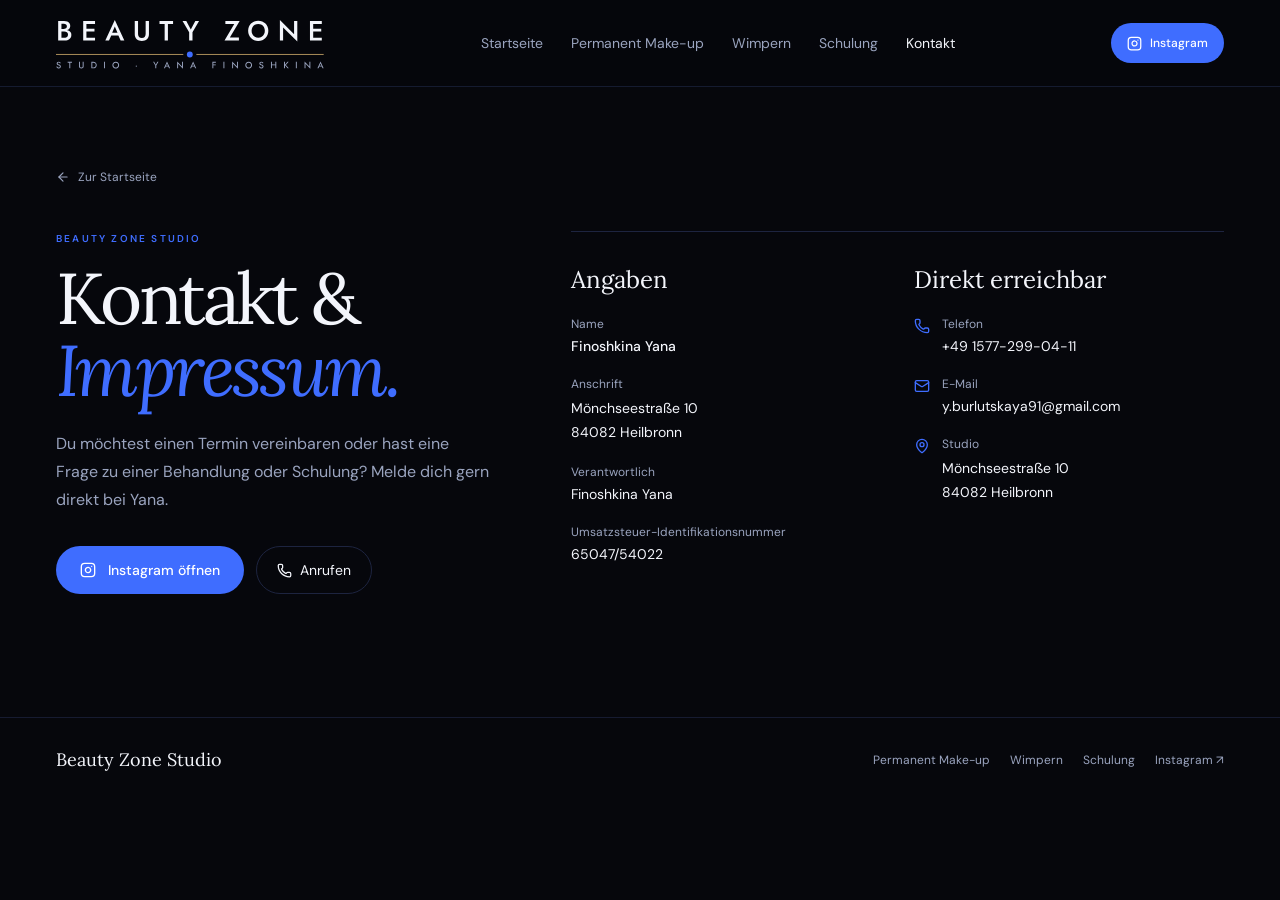
<file: impressum.html>
<!doctype html>
<html lang="de" class="bz-blue">
<head>
<meta charset="utf-8">
<meta name="viewport" content="width=device-width, initial-scale=1.0">
<title>Impressum &amp; Kontakt · Beauty Zone Studio</title>
<meta name="description" content="Kontakt und Impressum von Beauty Zone Studio und Yana Finoshkina in Heilbronn.">
<meta name="theme-color" content="#06070c">
<meta property="og:type" content="website">
<meta property="og:title" content="Beauty Zone Studio">
<meta property="og:description" content="Wimpernverlängerung, Permanent Make-up und Schulungen bei Yana Finoshkina in Heilbronn.">
<meta property="og:site_name" content="Beauty Zone Studio">
<meta property="og:locale" content="de_DE">
<meta name="twitter:card" content="summary_large_image">
<link rel="icon" href="favicon.ico?v=3" sizes="32x32">
<link rel="icon" type="image/svg+xml" href="favicon.svg?v=3">
<link rel="apple-touch-icon" href="apple-touch-icon.png?v=3">
<link rel="stylesheet" href="assets/index-KQtdbGjK.css">
<link rel="stylesheet" href="assets/custom.css">
<link rel="stylesheet" href="assets/theme-blue.css">
</head>
<body>
<header class="border-b border-border/70 bg-background/95"><div class="mx-auto flex max-w-[1440px] flex-wrap items-center justify-between gap-4 px-5 py-4 md:px-10 lg:px-14"><a href="index.html" class="flex items-center" aria-label="Beauty Zone Studio – Startseite"><picture><source media="(max-width:480px)" srcset="assets/logo-compact.svg"><img src="assets/logo.svg" alt="Beauty Zone Studio – Yana Finoshkina" class="bz-logo" width="268" height="54"></picture></a><nav aria-label="Hauptnavigation" class="order-3 flex w-full items-center gap-5 overflow-x-auto pb-1 text-[12px] text-muted-foreground sm:order-none sm:w-auto sm:pb-0 md:gap-7 md:text-sm"><a href="index.html" class="whitespace-nowrap transition-colors hover:text-primary">Startseite</a><a href="permanent-make-up.html" class="whitespace-nowrap transition-colors hover:text-primary">Permanent Make-up</a><a href="wimpern.html" class="whitespace-nowrap transition-colors hover:text-primary">Wimpern</a><a href="wimpernverlangerung-schulung.html" class="whitespace-nowrap transition-colors hover:text-primary">Schulung</a><a href="impressum.html" class="whitespace-nowrap text-foreground">Kontakt</a></nav><a href="https://www.instagram.com/yana_finoshkina/" target="_blank" rel="noreferrer" class="inline-flex min-h-10 items-center gap-2 rounded-full bg-primary px-4 text-xs font-medium text-primary-foreground transition hover:-translate-y-0.5 hover:shadow-md"><svg xmlns="http://www.w3.org/2000/svg" width="15" height="15" viewBox="0 0 24 24" fill="none" stroke="currentColor" stroke-width="2" stroke-linecap="round" stroke-linejoin="round" class="lucide lucide-instagram" aria-hidden="true"><rect width="20" height="20" x="2" y="2" rx="5" ry="5"></rect><path d="M16 11.37A4 4 0 1 1 12.63 8 4 4 0 0 1 16 11.37z"></path><line x1="17.5" x2="17.51" y1="6.5" y2="6.5"></line></svg> Instagram</a></div></header><main class="mx-auto min-h-[70vh] max-w-[1440px] px-5 py-12 md:px-10 md:py-20 lg:px-14"><a href="index.html" class="inline-flex items-center gap-2 text-xs text-muted-foreground transition hover:text-primary"><svg xmlns="http://www.w3.org/2000/svg" width="14" height="14" viewBox="0 0 24 24" fill="none" stroke="currentColor" stroke-width="2" stroke-linecap="round" stroke-linejoin="round" class="lucide lucide-arrow-left" aria-hidden="true"><path d="m12 19-7-7 7-7"></path><path d="M19 12H5"></path></svg> Zur Startseite</a><div class="mt-10 grid gap-12 lg:grid-cols-[0.8fr_1.2fr] lg:gap-20"><div><p class="text-[10px] font-semibold uppercase tracking-[0.22em] text-primary">Beauty Zone Studio</p><h1 class="mt-4 font-serif text-5xl tracking-[-0.05em] md:text-7xl">Kontakt &amp;<br><em class="font-normal text-primary">Impressum.</em></h1><p class="mt-6 max-w-md leading-7 text-muted-foreground">Du möchtest einen Termin vereinbaren oder hast eine Frage zu einer Behandlung oder Schulung? Melde dich gern direkt bei Yana.</p><div class="mt-8 flex flex-wrap gap-3"><a href="https://www.instagram.com/yana_finoshkina/" target="_blank" rel="noreferrer" class="inline-flex min-h-12 items-center gap-3 rounded-full bg-primary px-6 text-sm font-medium text-primary-foreground transition hover:-translate-y-0.5 hover:shadow-md"><svg xmlns="http://www.w3.org/2000/svg" width="16" height="16" viewBox="0 0 24 24" fill="none" stroke="currentColor" stroke-width="2" stroke-linecap="round" stroke-linejoin="round" class="lucide lucide-instagram" aria-hidden="true"><rect width="20" height="20" x="2" y="2" rx="5" ry="5"></rect><path d="M16 11.37A4 4 0 1 1 12.63 8 4 4 0 0 1 16 11.37z"></path><line x1="17.5" x2="17.51" y1="6.5" y2="6.5"></line></svg> Instagram öffnen</a><a href="tel:+4915772990411" class="inline-flex min-h-12 items-center gap-2 rounded-full border border-border px-5 text-sm transition hover:border-primary hover:text-primary"><svg xmlns="http://www.w3.org/2000/svg" width="15" height="15" viewBox="0 0 24 24" fill="none" stroke="currentColor" stroke-width="2" stroke-linecap="round" stroke-linejoin="round" class="lucide lucide-phone" aria-hidden="true"><path d="M13.832 16.568a1 1 0 0 0 1.213-.303l.355-.465A2 2 0 0 1 17 15h3a2 2 0 0 1 2 2v3a2 2 0 0 1-2 2A18 18 0 0 1 2 4a2 2 0 0 1 2-2h3a2 2 0 0 1 2 2v3a2 2 0 0 1-.8 1.6l-.468.351a1 1 0 0 0-.292 1.233 14 14 0 0 0 6.392 6.384"></path></svg> Anrufen</a></div></div><div class="grid gap-8 self-start border-t border-border pt-8 md:grid-cols-2"><section><h2 class="font-serif text-2xl">Angaben</h2><dl class="mt-5 space-y-5 text-sm"><div><dt class="text-xs text-muted-foreground">Name</dt><dd class="mt-1 font-medium">Finoshkina Yana</dd></div><div><dt class="text-xs text-muted-foreground">Anschrift</dt><dd class="mt-1 leading-6">Mönchseestraße 10<br>84082 Heilbronn</dd></div><div><dt class="text-xs text-muted-foreground">Verantwortlich</dt><dd class="mt-1">Finoshkina Yana</dd></div><div><dt class="text-xs text-muted-foreground">Umsatzsteuer-Identifikationsnummer</dt><dd class="mt-1">65047/54022</dd></div></dl></section><section><h2 class="font-serif text-2xl">Direkt erreichbar</h2><div class="mt-5 space-y-5 text-sm"><a href="tel:+4915772990411" class="flex items-start gap-3 transition hover:text-primary"><svg xmlns="http://www.w3.org/2000/svg" width="16" height="16" viewBox="0 0 24 24" fill="none" stroke="currentColor" stroke-width="2" stroke-linecap="round" stroke-linejoin="round" class="lucide lucide-phone mt-0.5 shrink-0 text-primary" aria-hidden="true"><path d="M13.832 16.568a1 1 0 0 0 1.213-.303l.355-.465A2 2 0 0 1 17 15h3a2 2 0 0 1 2 2v3a2 2 0 0 1-2 2A18 18 0 0 1 2 4a2 2 0 0 1 2-2h3a2 2 0 0 1 2 2v3a2 2 0 0 1-.8 1.6l-.468.351a1 1 0 0 0-.292 1.233 14 14 0 0 0 6.392 6.384"></path></svg><span><span class="block text-xs text-muted-foreground">Telefon</span><span class="mt-1 block">+49 1577-299-04-11</span></span></a><a href="mailto:y.burlutskaya91@gmail.com" class="flex items-start gap-3 transition hover:text-primary"><svg xmlns="http://www.w3.org/2000/svg" width="16" height="16" viewBox="0 0 24 24" fill="none" stroke="currentColor" stroke-width="2" stroke-linecap="round" stroke-linejoin="round" class="lucide lucide-mail mt-0.5 shrink-0 text-primary" aria-hidden="true"><path d="m22 7-8.991 5.727a2 2 0 0 1-2.009 0L2 7"></path><rect x="2" y="4" width="20" height="16" rx="2"></rect></svg><span><span class="block text-xs text-muted-foreground">E-Mail</span><span class="mt-1 block break-all">y.burlutskaya91@gmail.com</span></span></a><a href="https://maps.google.com/?q=M%C3%B6nchseestra%C3%9Fe+10%2C+84082+Heilbronn" target="_blank" rel="noreferrer" class="flex items-start gap-3 transition hover:text-primary"><svg xmlns="http://www.w3.org/2000/svg" width="16" height="16" viewBox="0 0 24 24" fill="none" stroke="currentColor" stroke-width="2" stroke-linecap="round" stroke-linejoin="round" class="lucide lucide-map-pin mt-0.5 shrink-0 text-primary" aria-hidden="true"><path d="M20 10c0 4.993-5.539 10.193-7.399 11.799a1 1 0 0 1-1.202 0C9.539 20.193 4 14.993 4 10a8 8 0 0 1 16 0"></path><circle cx="12" cy="10" r="3"></circle></svg><span><span class="block text-xs text-muted-foreground">Studio</span><span class="mt-1 block leading-6">Mönchseestraße 10<br>84082 Heilbronn</span></span></a></div></section></div></div></main><footer class="border-t border-border/70"><div class="mx-auto flex max-w-[1440px] flex-col gap-4 px-5 py-7 text-xs text-muted-foreground md:flex-row md:items-center md:justify-between md:px-10 lg:px-14"><a href="index.html" class="font-serif text-lg text-foreground">Beauty Zone Studio</a><div class="flex gap-5"><a href="permanent-make-up.html" class="hover:text-primary">Permanent Make-up</a><a href="wimpern.html" class="hover:text-primary">Wimpern</a><a href="wimpernverlangerung-schulung.html" class="hover:text-primary">Schulung</a><a href="https://www.instagram.com/yana_finoshkina/" target="_blank" rel="noreferrer" class="hover:text-primary">Instagram ↗</a></div></div></footer>

</body>
</html>
</file>
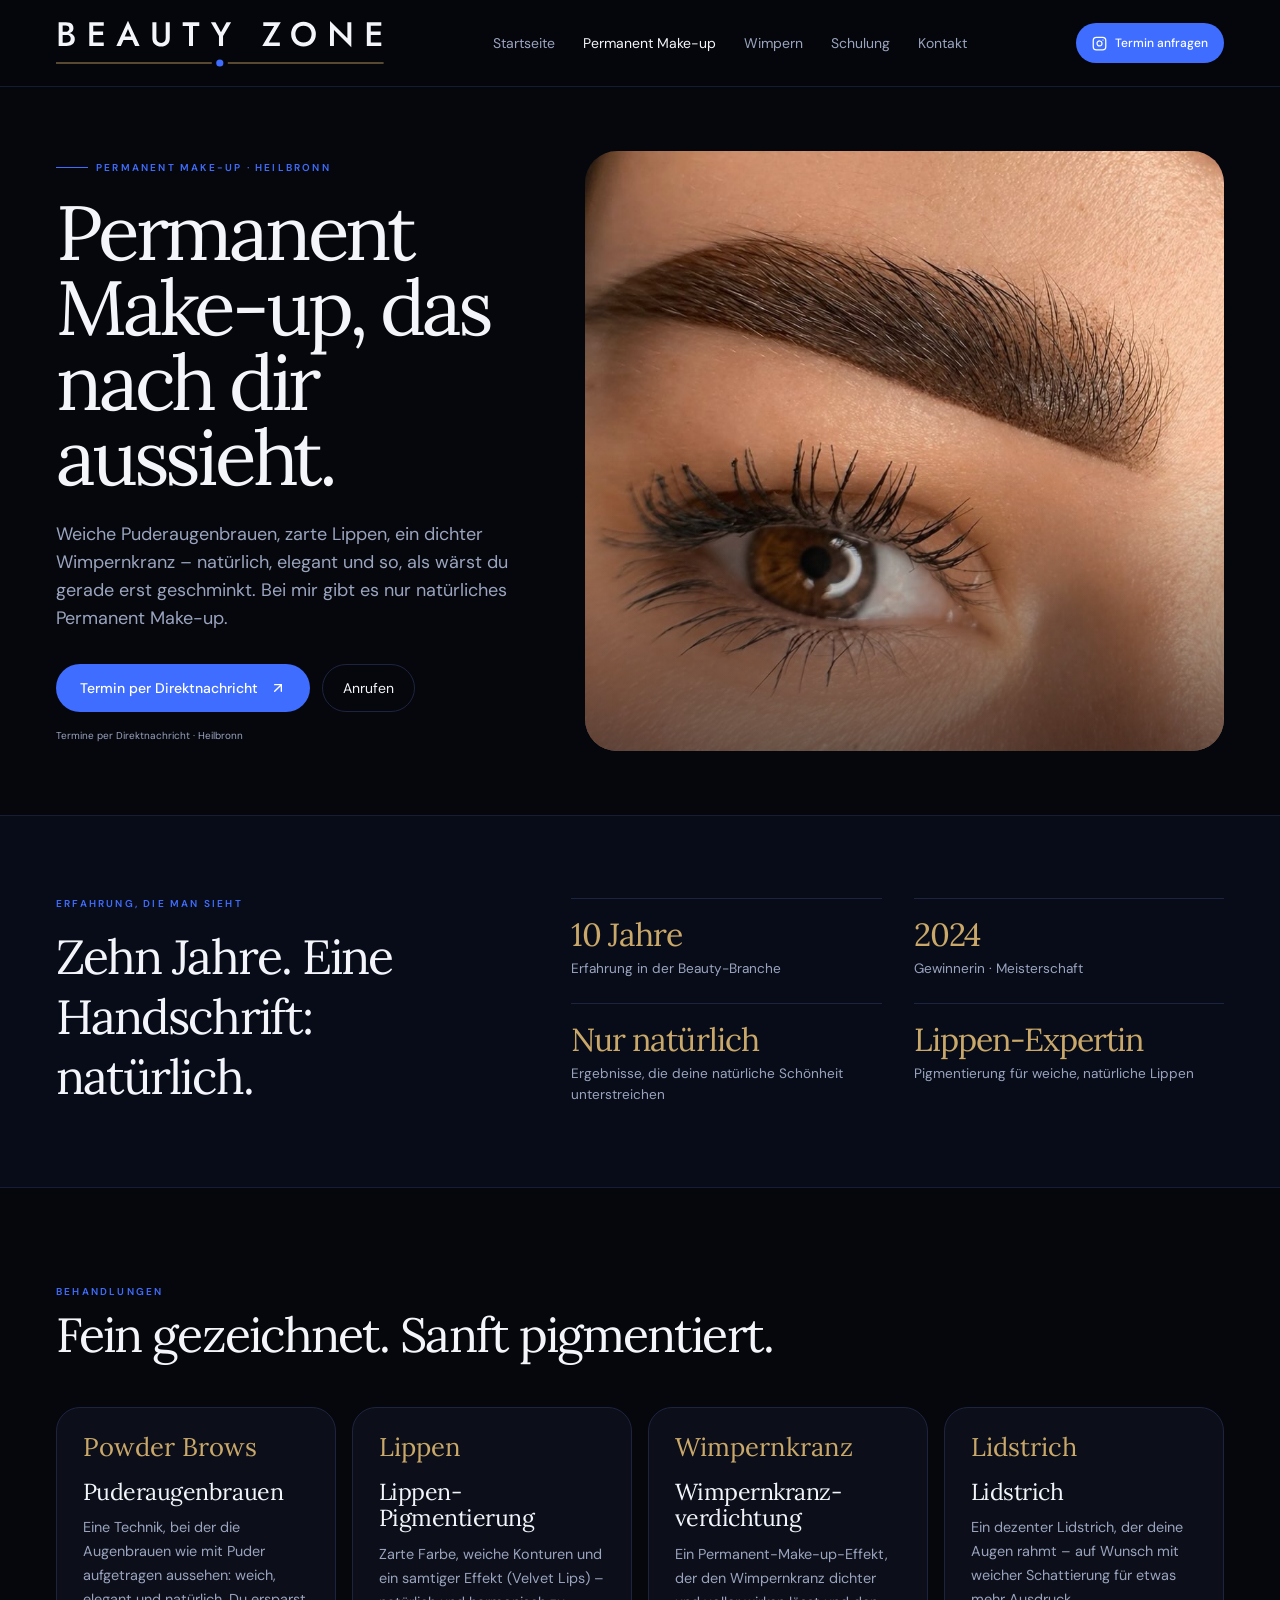
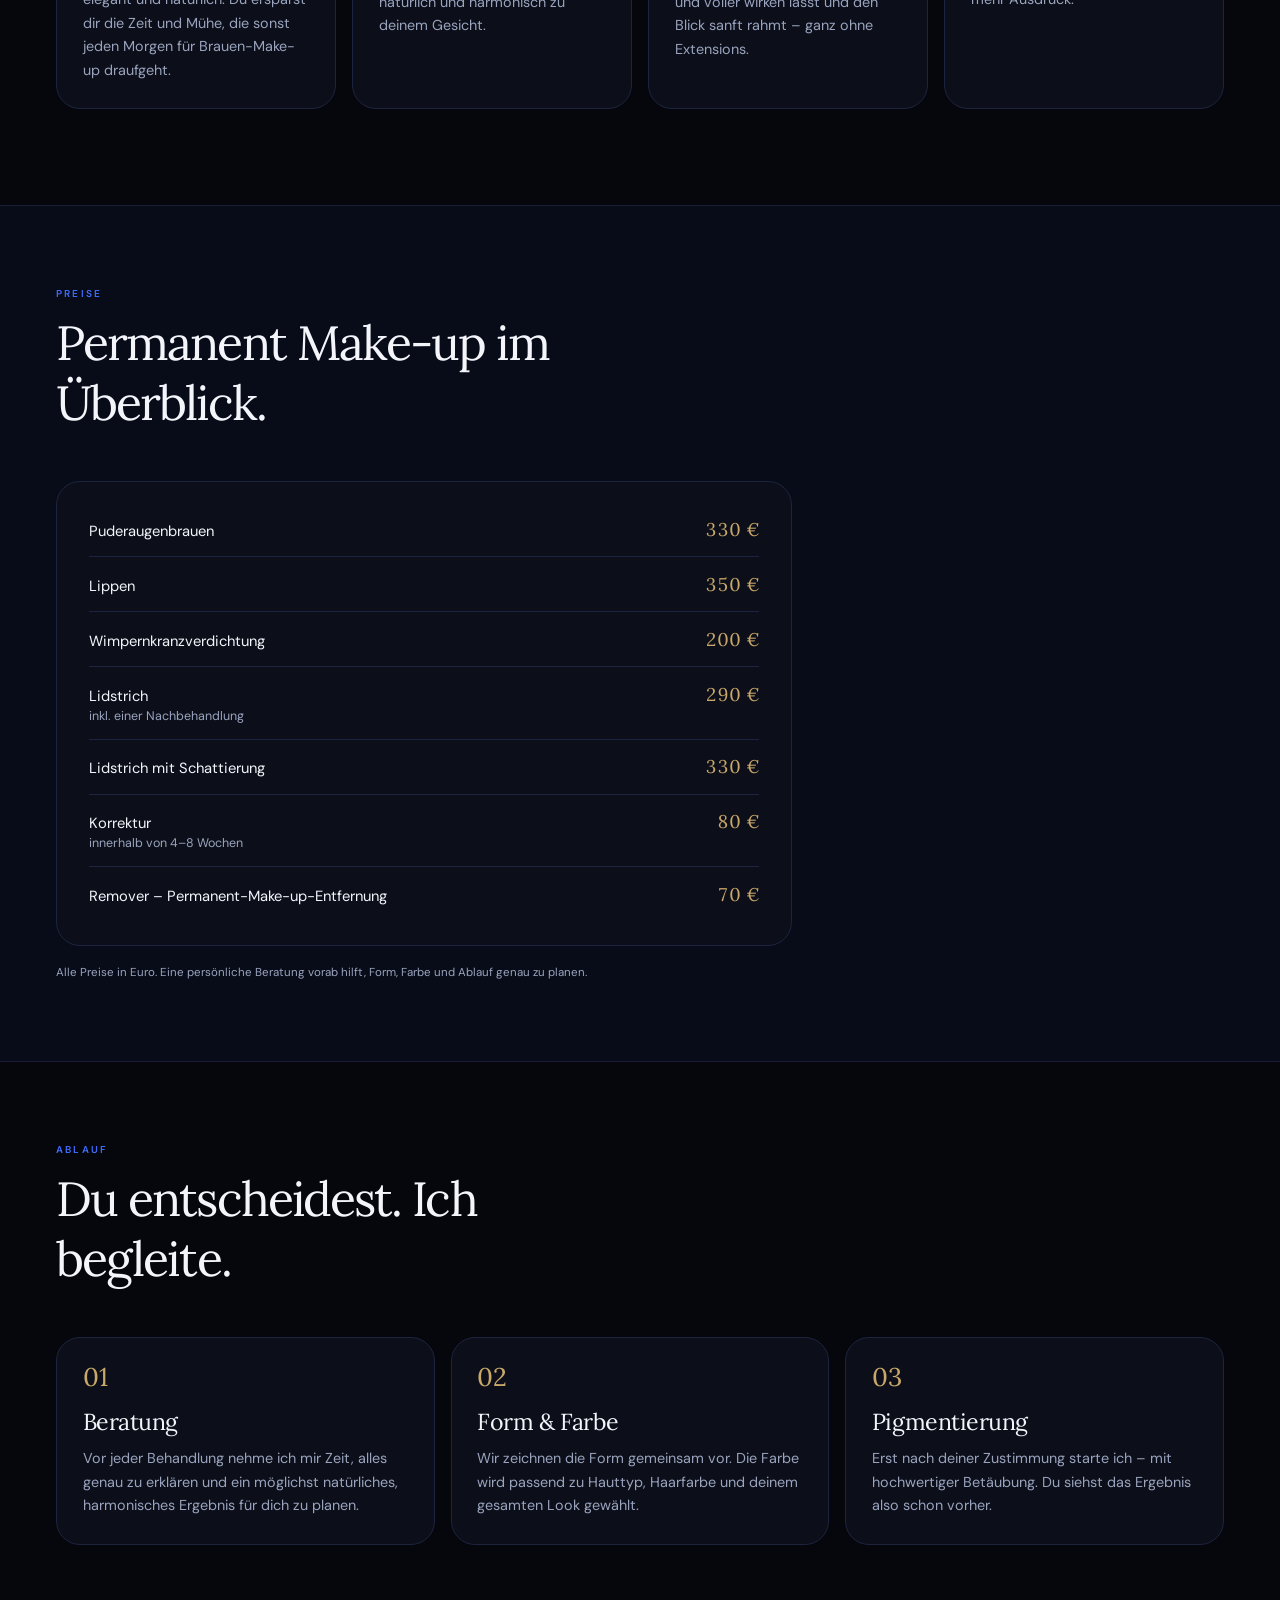
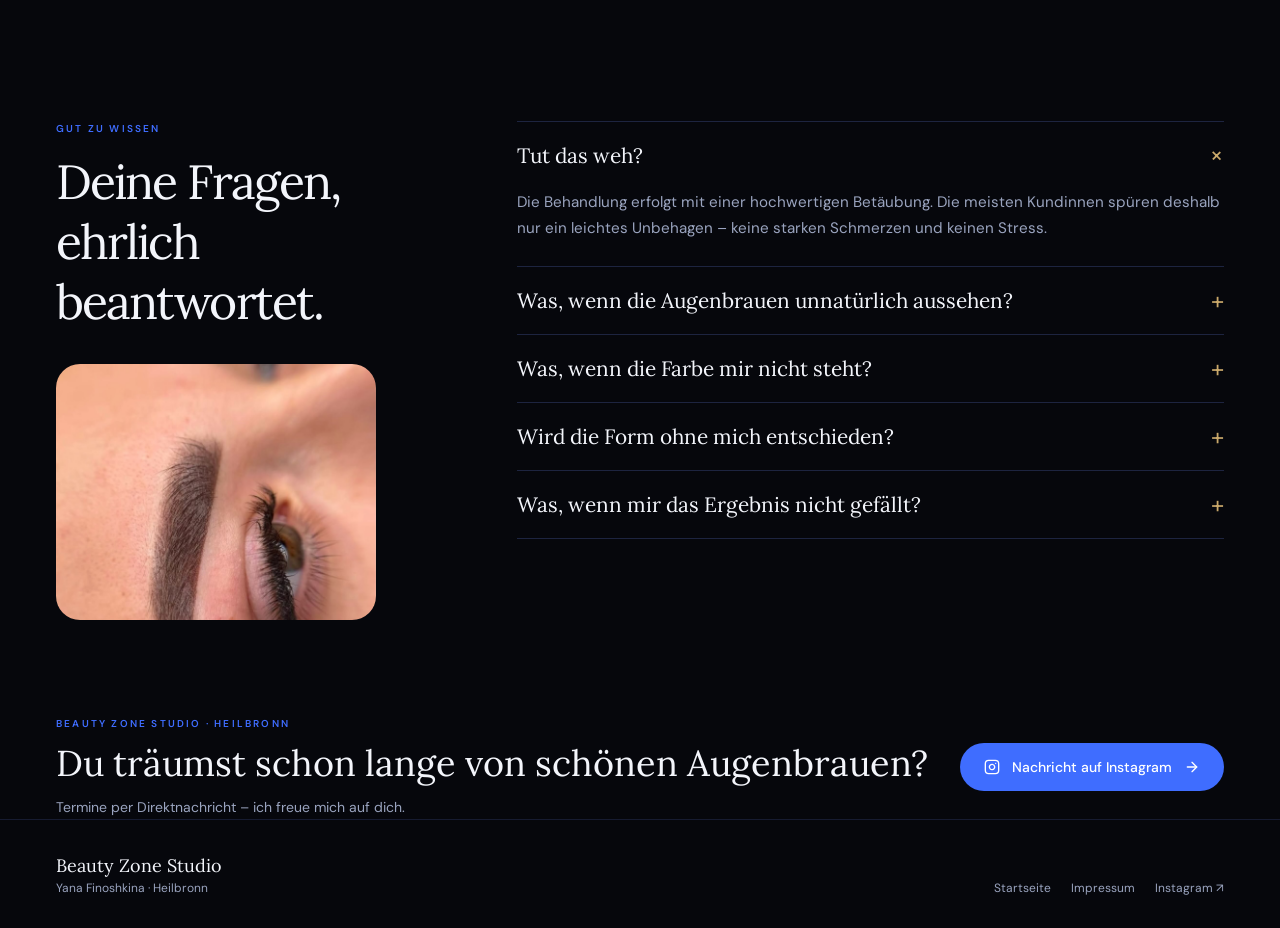
<file: permanent-make-up.html>
<!doctype html>
<html lang="de" class="bz-blue">
<head>
<meta charset="utf-8">
<meta name="viewport" content="width=device-width, initial-scale=1.0">
<title>Permanent Make-up in Heilbronn · Beauty Zone Studio</title>
<meta name="description" content="Natürliches Permanent Make-up in Heilbronn bei Yana Finoshkina: Puderaugenbrauen, Lippen und Wimpernkranz. Persönliche Beratung, Termine per Direktnachricht.">
<meta name="theme-color" content="#06070c">
<meta property="og:type" content="website">
<meta property="og:title" content="Beauty Zone Studio">
<meta property="og:description" content="Wimpernverlängerung, Permanent Make-up und Schulungen bei Yana Finoshkina in Heilbronn.">
<meta property="og:site_name" content="Beauty Zone Studio">
<meta property="og:locale" content="de_DE">
<meta name="twitter:card" content="summary_large_image">
<link rel="icon" href="favicon.ico?v=3" sizes="32x32">
<link rel="icon" type="image/svg+xml" href="favicon.svg?v=3">
<link rel="apple-touch-icon" href="apple-touch-icon.png?v=3">
<link rel="stylesheet" href="assets/index-KQtdbGjK.css">
<link rel="stylesheet" href="assets/custom.css">
<link rel="stylesheet" href="assets/theme-blue.css">
</head>
<body>
<header class="border-b border-border/70 bg-background/95"><div class="mx-auto flex max-w-[1440px] flex-wrap items-center justify-between gap-4 px-5 py-4 md:px-10 lg:px-14"><a href="index.html" class="flex items-center" aria-label="Beauty Zone Studio – Startseite"><picture><source media="(max-width:480px)" srcset="assets/logo-compact.svg"><img src="assets/logo.svg" alt="Beauty Zone Studio – Yana Finoshkina" class="bz-logo" width="268" height="54"></picture></a><nav aria-label="Hauptnavigation" class="order-3 flex w-full items-center gap-5 overflow-x-auto pb-1 text-[12px] text-muted-foreground sm:order-none sm:w-auto sm:pb-0 md:gap-7 md:text-sm"><a href="index.html" class="whitespace-nowrap transition-colors hover:text-primary">Startseite</a><a href="permanent-make-up.html" class="whitespace-nowrap text-foreground">Permanent Make-up</a><a href="wimpern.html" class="whitespace-nowrap transition-colors hover:text-primary">Wimpern</a><a href="wimpernverlangerung-schulung.html" class="whitespace-nowrap transition-colors hover:text-primary">Schulung</a><a href="impressum.html" class="whitespace-nowrap transition-colors hover:text-primary">Kontakt</a></nav><a href="https://www.instagram.com/yana_finoshkina/" target="_blank" rel="noreferrer" class="inline-flex min-h-10 items-center gap-2 rounded-full bg-primary px-4 text-xs font-medium text-primary-foreground transition hover:-translate-y-0.5 hover:shadow-md"><svg xmlns="http://www.w3.org/2000/svg" width="15" height="15" viewBox="0 0 24 24" fill="none" stroke="currentColor" stroke-width="2" stroke-linecap="round" stroke-linejoin="round" class="lucide lucide-instagram" aria-hidden="true"><rect width="20" height="20" x="2" y="2" rx="5" ry="5"></rect><path d="M16 11.37A4 4 0 1 1 12.63 8 4 4 0 0 1 16 11.37z"></path><line x1="17.5" x2="17.51" y1="6.5" y2="6.5"></line></svg> Termin anfragen</a></div></header><main><section class="mx-auto grid max-w-[1440px] gap-8 px-5 py-8 md:px-10 md:py-12 lg:grid-cols-[0.85fr_1.15fr] lg:items-center lg:gap-14 lg:px-14 lg:py-16"><div class="order-2 lg:order-1"><p class="flex items-center gap-2 text-[10px] font-semibold uppercase tracking-[0.22em] text-primary"><span class="h-px w-8 bg-primary"></span> Permanent Make-up · Heilbronn</p><h1 class="mt-5 max-w-xl font-serif text-[clamp(3rem,6vw,5.5rem)] leading-[0.98] tracking-[-0.055em]">Permanent Make-up, das nach dir aussieht.</h1><p class="mt-6 max-w-lg text-base leading-7 text-muted-foreground md:text-lg">Weiche Puderaugenbrauen, zarte Lippen, ein dichter Wimpernkranz – natürlich, elegant und so, als wärst du gerade erst geschminkt. Bei mir gibt es nur natürliches Permanent Make-up.</p><div class="mt-8 flex flex-wrap gap-3"><a href="https://www.instagram.com/yana_finoshkina/" target="_blank" rel="noreferrer" class="inline-flex min-h-12 items-center gap-3 rounded-full bg-primary px-6 text-sm font-medium text-primary-foreground transition hover:-translate-y-0.5 hover:shadow-md">Termin per Direktnachricht <svg xmlns="http://www.w3.org/2000/svg" width="16" height="16" viewBox="0 0 24 24" fill="none" stroke="currentColor" stroke-width="2" stroke-linecap="round" stroke-linejoin="round" aria-hidden="true"><path d="M7 7h10v10"></path><path d="M7 17 17 7"></path></svg></a><a href="tel:+4915772990411" class="inline-flex min-h-12 items-center gap-2 rounded-full border border-border px-5 text-sm transition hover:border-primary hover:text-primary">Anrufen</a></div><p class="mt-4 text-[10px] text-muted-foreground">Termine per Direktnachricht · Heilbronn</p></div><figure class="relative order-1 min-h-[430px] overflow-hidden rounded-[2rem] bg-secondary md:min-h-[600px] lg:order-2"><img src="assets/img/yana-brows-1.jpg" alt="Permanent Make-up: Puderaugenbrauen" class="absolute inset-0 h-full w-full object-cover"><div class="absolute inset-0 bg-gradient-to-t from-foreground/45 via-transparent to-transparent"></div></figure></section><section class="border-y border-border/70 bg-secondary/60"><div class="mx-auto grid max-w-[1440px] gap-10 px-5 py-16 md:px-10 md:py-20 lg:grid-cols-[0.8fr_1.2fr] lg:items-center lg:gap-20 lg:px-14"><div><p class="text-[10px] font-semibold uppercase tracking-[0.22em] text-primary">Erfahrung, die man sieht</p><h2 class="mt-4 max-w-md font-serif text-4xl leading-tight tracking-[-0.04em] md:text-5xl">Zehn Jahre. Eine Handschrift: natürlich.</h2></div><div class="bz-stats"><div class="bz-stat"><strong>10 Jahre</strong><span>Erfahrung in der Beauty-Branche</span></div><div class="bz-stat"><strong>2024</strong><span>Gewinnerin · Meisterschaft</span></div><div class="bz-stat"><strong>Nur natürlich</strong><span>Ergebnisse, die deine natürliche Schönheit unterstreichen</span></div><div class="bz-stat"><strong>Lippen-Expertin</strong><span>Pigmentierung für weiche, natürliche Lippen</span></div></div></div></section><section class="mx-auto max-w-[1440px] px-5 py-16 md:px-10 md:py-24 lg:px-14"><div class="mb-9 md:mb-12"><p class="text-[10px] font-semibold uppercase tracking-[0.22em] text-primary">Behandlungen</p><h2 class="mt-3 font-serif text-4xl tracking-[-0.04em] md:text-5xl">Fein gezeichnet. Sanft pigmentiert.</h2></div><div class="bz-cards"><div class="bz-card alt bz-anchor" id="puderaugenbrauen"><span class="n">Powder Brows</span><h3>Puderaugenbrauen</h3><p>Eine Technik, bei der die Augenbrauen wie mit Puder aufgetragen aussehen: weich, elegant und natürlich. Du ersparst dir die Zeit und Mühe, die sonst jeden Morgen für Brauen-Make-up draufgeht.</p></div><div class="bz-card alt bz-anchor" id="lippen"><span class="n">Lippen</span><h3>Lippen-Pigmentierung</h3><p>Zarte Farbe, weiche Konturen und ein samtiger Effekt (Velvet Lips) – natürlich und harmonisch zu deinem Gesicht.</p></div><div class="bz-card alt bz-anchor" id="wimpernkranz"><span class="n">Wimpernkranz</span><h3>Wimpernkranz&shy;verdichtung</h3><p>Ein Permanent-Make-up-Effekt, der den Wimpernkranz dichter und voller wirken lässt und den Blick sanft rahmt – ganz ohne Extensions.</p></div><div class="bz-card alt bz-anchor" id="lidstrich"><span class="n">Lidstrich</span><h3>Lidstrich</h3><p>Ein dezenter Lidstrich, der deine Augen rahmt – auf Wunsch mit weicher Schattierung für etwas mehr Ausdruck.</p></div></div></section><section class="border-y border-border/70 bg-secondary/60"><div class="mx-auto max-w-[1440px] px-5 py-16 md:px-10 md:py-20 lg:px-14"><div class="mb-9 md:mb-12"><p class="text-[10px] font-semibold uppercase tracking-[0.22em] text-primary">Preise</p><h2 class="mt-3 max-w-xl font-serif text-4xl leading-tight tracking-[-0.04em] md:text-5xl">Permanent Make-up im Überblick.</h2></div><div class="bz-price-card" style="max-width:46rem"><ul class="bz-prices"><li><span>Puderaugenbrauen</span><span class="p">330 €</span></li><li><span>Lippen</span><span class="p">350 €</span></li><li><span>Wimpernkranzverdichtung</span><span class="p">200 €</span></li><li><span>Lidstrich<small>inkl. einer Nachbehandlung</small></span><span class="p">290 €</span></li><li><span>Lidstrich mit Schattierung</span><span class="p">330 €</span></li><li><span>Korrektur<small>innerhalb von 4–8 Wochen</small></span><span class="p">80 €</span></li><li><span>Remover – Permanent-Make-up-Entfernung</span><span class="p">70 €</span></li></ul></div><p class="bz-note">Alle Preise in Euro. Eine persönliche Beratung vorab hilft, Form, Farbe und Ablauf genau zu planen.</p></div></section><section class="mx-auto max-w-[1440px] px-5 py-16 md:px-10 md:py-20 lg:px-14"><div><div class="mb-9 md:mb-12"><p class="text-[10px] font-semibold uppercase tracking-[0.22em] text-primary">Ablauf</p><h2 class="mt-3 max-w-xl font-serif text-4xl leading-tight tracking-[-0.04em] md:text-5xl">Du entscheidest. Ich begleite.</h2></div><div class="bz-cards"><div class="bz-card"><span class="n">01</span><h3>Beratung</h3><p>Vor jeder Behandlung nehme ich mir Zeit, alles genau zu erklären und ein möglichst natürliches, harmonisches Ergebnis für dich zu planen.</p></div><div class="bz-card"><span class="n">02</span><h3>Form &amp; Farbe</h3><p>Wir zeichnen die Form gemeinsam vor. Die Farbe wird passend zu Hauttyp, Haarfarbe und deinem gesamten Look gewählt.</p></div><div class="bz-card"><span class="n">03</span><h3>Pigmentierung</h3><p>Erst nach deiner Zustimmung starte ich – mit hochwertiger Betäubung. Du siehst das Ergebnis also schon vorher.</p></div></div></div></section><section class="mx-auto grid max-w-[1440px] gap-10 px-5 py-16 md:px-10 md:py-24 lg:grid-cols-[0.7fr_1.3fr] lg:gap-20 lg:px-14"><div><p class="text-[10px] font-semibold uppercase tracking-[0.22em] text-primary">Gut zu wissen</p><h2 class="mt-4 max-w-sm font-serif text-4xl leading-tight tracking-[-0.04em] md:text-5xl">Deine Fragen, ehrlich beantwortet.</h2><img src="assets/img/yana-brows-2.jpg" alt="Permanent Make-up: Augenbraue im Detail" style="object-position:50% 30%" class="bz-side-img"></div><div class="bz-faq"><details open><summary>Tut das weh?</summary><div class="a">Die Behandlung erfolgt mit einer hochwertigen Betäubung. Die meisten Kundinnen spüren deshalb nur ein leichtes Unbehagen – keine starken Schmerzen und keinen Stress.</div></details><details><summary>Was, wenn die Augenbrauen unnatürlich aussehen?</summary><div class="a">Mein Ziel ist es, deine natürliche Schönheit zu unterstreichen – nicht neue „aufgemalte“ Augenbrauen zu kreieren. Puderaugenbrauen wirken weich, elegant und natürlich, wie ein leichter Make-up-Effekt.</div></details><details><summary>Was, wenn die Farbe mir nicht steht?</summary><div class="a">Die Farbe wird individuell passend zu deinem Hauttyp, deiner Haarfarbe und deinem gesamten Look ausgewählt. Keine zufälligen Farbtöne – alles wird perfekt abgestimmt.</div></details><details><summary>Wird die Form ohne mich entschieden?</summary><div class="a">Auf keinen Fall. Vor der Behandlung zeichnen wir gemeinsam die Form vor, und erst nach deiner Zustimmung starten wir mit der Pigmentierung. Du siehst das Ergebnis also bereits vorher.</div></details><details><summary>Was, wenn mir das Ergebnis nicht gefällt?</summary><div class="a">Ich arbeite besonders sanft und natürlich, damit du dich auch ohne tägliches Schminken schön und selbstbewusst fühlst. Puderaugenbrauen bedeuten nicht „zu viel“ – sie bedeuten gepflegt aussehen, Zeit sparen und sich jeden Tag wohlfühlen.</div></details></div></section><section class="mx-auto flex max-w-[1440px] flex-col gap-6 px-5 pb-16 md:flex-row md:items-center md:justify-between md:px-10 md:pb-20 lg:px-14"><div><p class="text-[10px] font-semibold uppercase tracking-[0.22em] text-primary">Beauty Zone Studio · Heilbronn</p><h2 class="mt-3 font-serif text-3xl md:text-4xl">Du träumst schon lange von schönen Augenbrauen?</h2><p class="mt-3 max-w-xl text-sm leading-6 text-muted-foreground">Termine per Direktnachricht – ich freue mich auf dich.</p></div><a href="https://www.instagram.com/yana_finoshkina/" target="_blank" rel="noreferrer" class="inline-flex min-h-12 items-center gap-3 rounded-full bg-primary px-6 text-sm font-medium text-primary-foreground transition hover:-translate-y-0.5 hover:shadow-md"><svg xmlns="http://www.w3.org/2000/svg" width="16" height="16" viewBox="0 0 24 24" fill="none" stroke="currentColor" stroke-width="2" stroke-linecap="round" stroke-linejoin="round" aria-hidden="true"><rect width="20" height="20" x="2" y="2" rx="5" ry="5"></rect><path d="M16 11.37A4 4 0 1 1 12.63 8 4 4 0 0 1 16 11.37z"></path><line x1="17.5" x2="17.51" y1="6.5" y2="6.5"></line></svg> Nachricht auf Instagram <svg xmlns="http://www.w3.org/2000/svg" width="16" height="16" viewBox="0 0 24 24" fill="none" stroke="currentColor" stroke-width="2" stroke-linecap="round" stroke-linejoin="round" aria-hidden="true"><path d="M5 12h14"></path><path d="m12 5 7 7-7 7"></path></svg></a></section></main><footer class="border-t border-border/70 px-5 py-8 text-xs text-muted-foreground md:px-10 lg:px-14"><div class="mx-auto flex max-w-[1440px] flex-col gap-4 md:flex-row md:items-end md:justify-between"><div><p class="font-serif text-lg text-foreground">Beauty Zone Studio</p><p>Yana Finoshkina · Heilbronn</p></div><div class="flex gap-5"><a href="index.html" class="hover:text-primary">Startseite</a><a href="impressum.html" class="hover:text-primary">Impressum</a><a href="https://www.instagram.com/yana_finoshkina/" target="_blank" rel="noreferrer" class="hover:text-primary">Instagram ↗</a></div></div></footer>

</body>
</html>
</file>
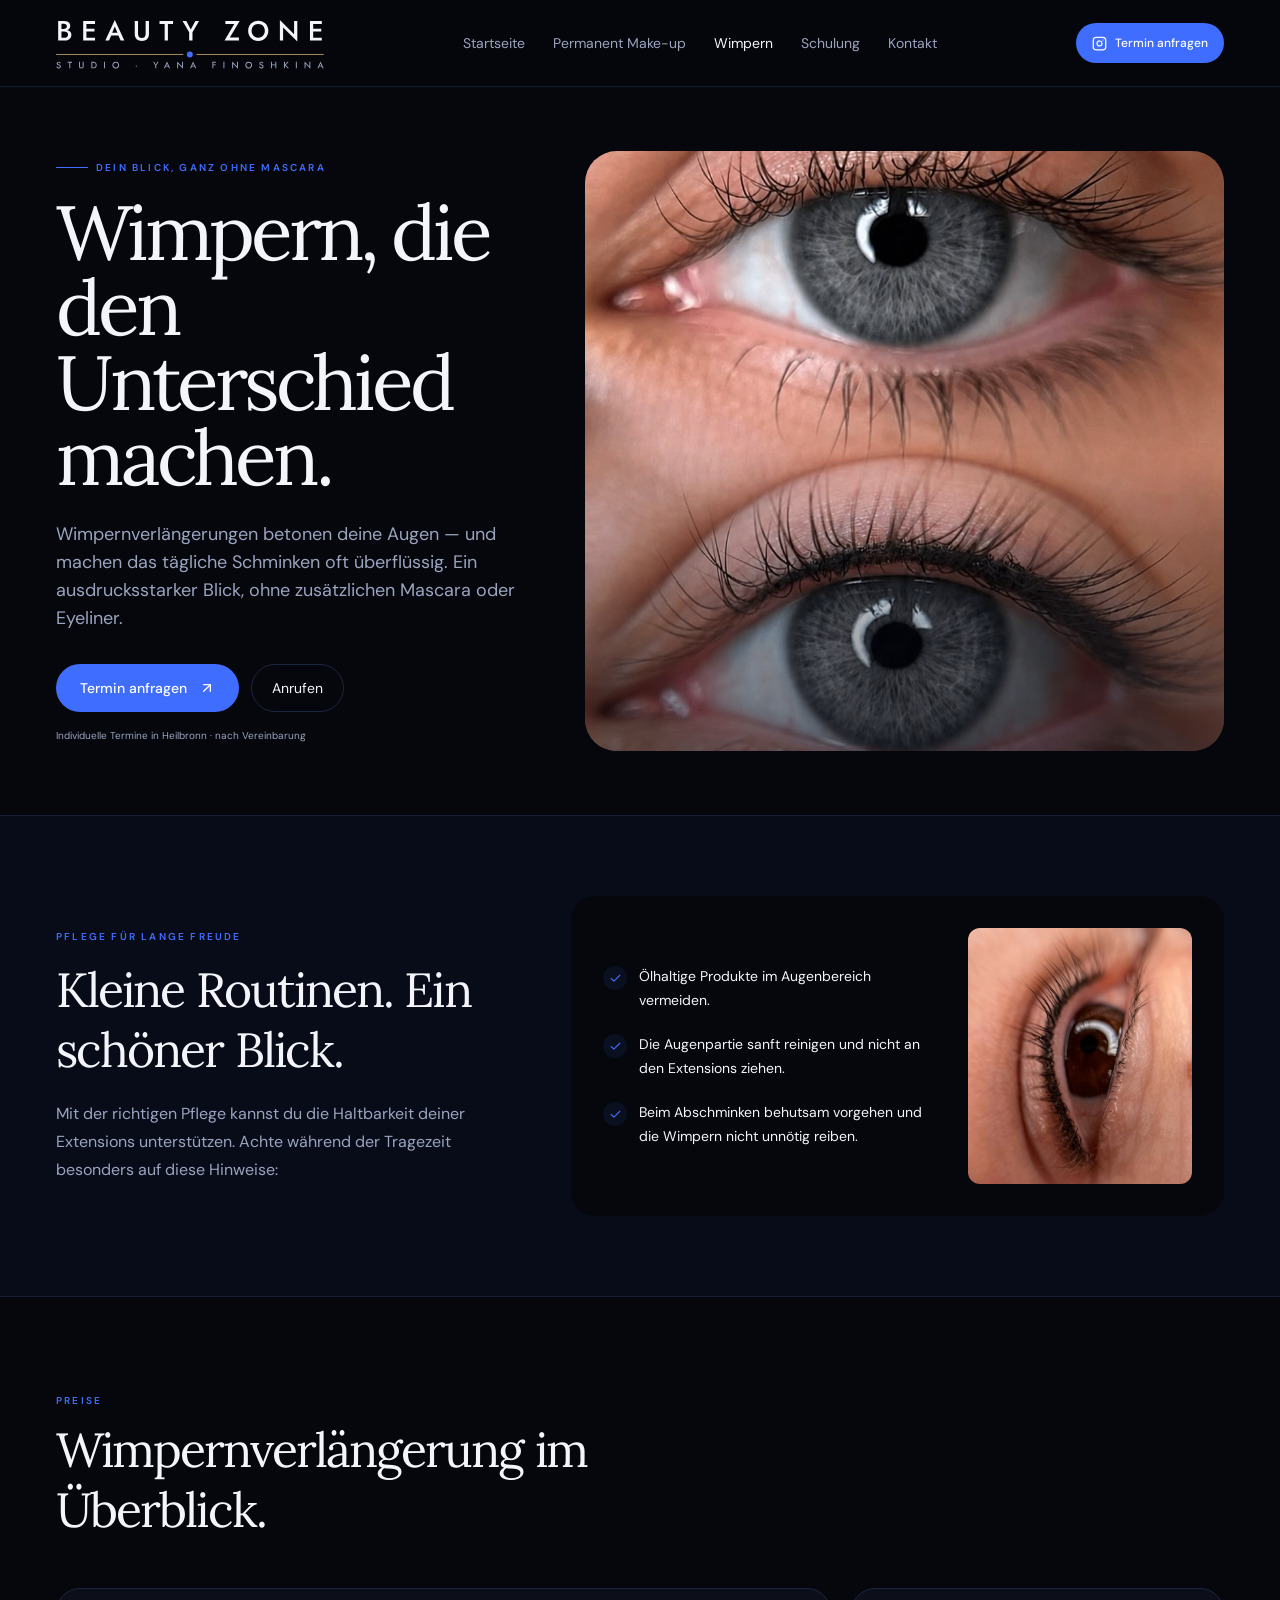
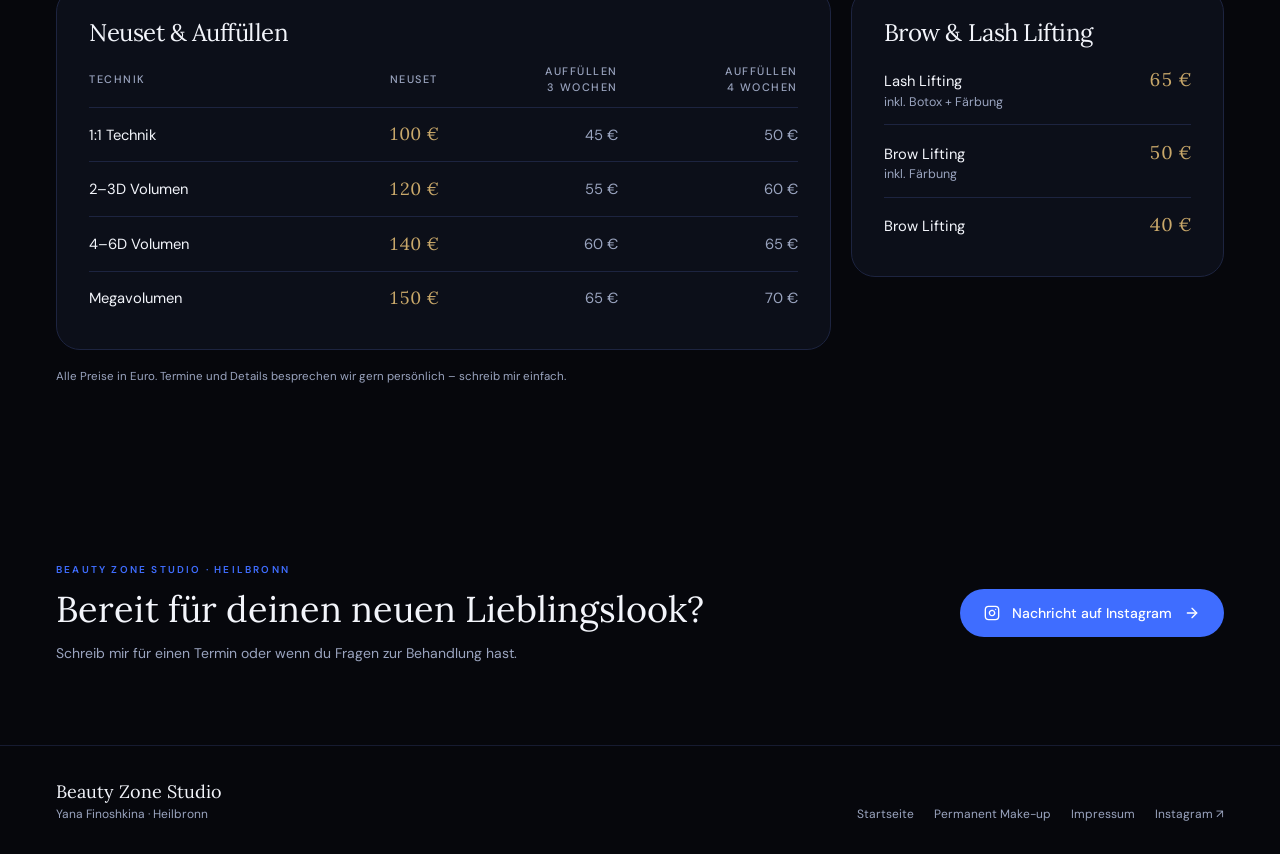
<file: wimpern.html>
<!doctype html>
<html lang="de" class="bz-blue">
<head>
<meta charset="utf-8">
<meta name="viewport" content="width=device-width, initial-scale=1.0">
<title>Wimpernverlängerung · Beauty Zone Studio</title>
<meta name="description" content="Wimpernverlängerung bei Yana Finoshkina in Heilbronn: ein betonter Blick und praktische Pflegehinweise für deine Extensions.">
<meta name="theme-color" content="#06070c">
<meta property="og:type" content="website">
<meta property="og:title" content="Beauty Zone Studio">
<meta property="og:description" content="Wimpernverlängerung, Permanent Make-up und Schulungen bei Yana Finoshkina in Heilbronn.">
<meta property="og:site_name" content="Beauty Zone Studio">
<meta property="og:locale" content="de_DE">
<meta name="twitter:card" content="summary_large_image">
<link rel="icon" href="favicon.ico?v=3" sizes="32x32">
<link rel="icon" type="image/svg+xml" href="favicon.svg?v=3">
<link rel="apple-touch-icon" href="apple-touch-icon.png?v=3">
<link rel="stylesheet" href="assets/index-KQtdbGjK.css">
<link rel="stylesheet" href="assets/custom.css">
<link rel="stylesheet" href="assets/theme-blue.css">
</head>
<body>
<header class="border-b border-border/70 bg-background/95"><div class="mx-auto flex max-w-[1440px] flex-wrap items-center justify-between gap-4 px-5 py-4 md:px-10 lg:px-14"><a href="index.html" class="flex items-center" aria-label="Beauty Zone Studio – Startseite"><picture><source media="(max-width:480px)" srcset="assets/logo-compact.svg"><img src="assets/logo.svg" alt="Beauty Zone Studio – Yana Finoshkina" class="bz-logo" width="268" height="54"></picture></a><nav aria-label="Hauptnavigation" class="order-3 flex w-full items-center gap-5 overflow-x-auto pb-1 text-[12px] text-muted-foreground sm:order-none sm:w-auto sm:pb-0 md:gap-7 md:text-sm"><a href="index.html" class="whitespace-nowrap transition-colors hover:text-primary">Startseite</a><a href="permanent-make-up.html" class="whitespace-nowrap transition-colors hover:text-primary">Permanent Make-up</a><a href="wimpern.html" class="whitespace-nowrap text-foreground">Wimpern</a><a href="wimpernverlangerung-schulung.html" class="whitespace-nowrap transition-colors hover:text-primary">Schulung</a><a href="impressum.html" class="whitespace-nowrap transition-colors hover:text-primary">Kontakt</a></nav><a href="https://www.instagram.com/yana_finoshkina/" target="_blank" rel="noreferrer" class="inline-flex min-h-10 items-center gap-2 rounded-full bg-primary px-4 text-xs font-medium text-primary-foreground transition hover:-translate-y-0.5 hover:shadow-md"><svg xmlns="http://www.w3.org/2000/svg" width="15" height="15" viewBox="0 0 24 24" fill="none" stroke="currentColor" stroke-width="2" stroke-linecap="round" stroke-linejoin="round" class="lucide lucide-instagram" aria-hidden="true"><rect width="20" height="20" x="2" y="2" rx="5" ry="5"></rect><path d="M16 11.37A4 4 0 1 1 12.63 8 4 4 0 0 1 16 11.37z"></path><line x1="17.5" x2="17.51" y1="6.5" y2="6.5"></line></svg> Termin anfragen</a></div></header><main><section class="mx-auto grid max-w-[1440px] gap-8 px-5 py-8 md:px-10 md:py-12 lg:grid-cols-[0.85fr_1.15fr] lg:items-center lg:gap-14 lg:px-14 lg:py-16"><div class="order-2 lg:order-1"><p class="flex items-center gap-2 text-[10px] font-semibold uppercase tracking-[0.22em] text-primary"><span class="h-px w-8 bg-primary"></span> Dein Blick, ganz ohne Mascara</p><h1 class="mt-5 max-w-xl font-serif text-[clamp(3rem,6vw,5.5rem)] leading-[0.98] tracking-[-0.055em]">Wimpern, die den Unterschied machen.</h1><p class="mt-6 max-w-lg text-base leading-7 text-muted-foreground md:text-lg">Wimpernverlängerungen betonen deine Augen — und machen das tägliche Schminken oft überflüssig. Ein ausdrucksstarker Blick, ohne zusätzlichen Mascara oder Eyeliner.</p><div class="mt-8 flex flex-wrap gap-3"><a href="https://www.instagram.com/yana_finoshkina/" target="_blank" rel="noreferrer" class="inline-flex min-h-12 items-center gap-3 rounded-full bg-primary px-6 text-sm font-medium text-primary-foreground transition hover:-translate-y-0.5 hover:shadow-md">Termin anfragen <svg xmlns="http://www.w3.org/2000/svg" width="16" height="16" viewBox="0 0 24 24" fill="none" stroke="currentColor" stroke-width="2" stroke-linecap="round" stroke-linejoin="round" class="lucide lucide-arrow-up-right" aria-hidden="true"><path d="M7 7h10v10"></path><path d="M7 17 17 7"></path></svg></a><a href="tel:+4915772990411" class="inline-flex min-h-12 items-center gap-2 rounded-full border border-border px-5 text-sm transition hover:border-primary hover:text-primary">Anrufen</a></div><p class="mt-4 text-[10px] text-muted-foreground">Individuelle Termine in Heilbronn · nach Vereinbarung</p></div><figure class="relative order-1 min-h-[430px] overflow-hidden rounded-[2rem] bg-secondary md:min-h-[600px] lg:order-2"><img src="assets/img/yana-lashes-4.jpg" alt="Wimpernverlängerung: Nahaufnahme" class="absolute inset-0 h-full w-full object-cover"><div class="absolute inset-0 bg-gradient-to-t from-foreground/45 via-transparent to-transparent"></div></figure></section><section class="border-y border-border/70 bg-secondary/60"><div class="mx-auto grid max-w-[1440px] gap-10 px-5 py-16 md:px-10 md:py-20 lg:grid-cols-[0.8fr_1.2fr] lg:items-center lg:gap-20 lg:px-14"><div><p class="text-[10px] font-semibold uppercase tracking-[0.22em] text-primary">Pflege für lange Freude</p><h2 class="mt-4 max-w-md font-serif text-4xl leading-tight tracking-[-0.04em] md:text-5xl">Kleine Routinen. Ein schöner Blick.</h2><p class="mt-5 max-w-md leading-7 text-muted-foreground">Mit der richtigen Pflege kannst du die Haltbarkeit deiner Extensions unterstützen. Achte während der Tragezeit besonders auf diese Hinweise:</p></div><div class="grid gap-4 md:grid-cols-2"><div class="flex flex-col justify-between rounded-[1.5rem] bg-background p-6 md:col-span-2 md:flex-row md:items-center md:gap-8 md:p-8"><div class="space-y-5"><p class="flex gap-3 text-sm leading-6"><span class="mt-0.5 grid size-6 shrink-0 place-items-center rounded-full bg-secondary text-primary"><svg xmlns="http://www.w3.org/2000/svg" width="13" height="13" viewBox="0 0 24 24" fill="none" stroke="currentColor" stroke-width="2" stroke-linecap="round" stroke-linejoin="round" class="lucide lucide-check" aria-hidden="true"><path d="M20 6 9 17l-5-5"></path></svg></span>Ölhaltige Produkte im Augenbereich vermeiden.</p><p class="flex gap-3 text-sm leading-6"><span class="mt-0.5 grid size-6 shrink-0 place-items-center rounded-full bg-secondary text-primary"><svg xmlns="http://www.w3.org/2000/svg" width="13" height="13" viewBox="0 0 24 24" fill="none" stroke="currentColor" stroke-width="2" stroke-linecap="round" stroke-linejoin="round" class="lucide lucide-check" aria-hidden="true"><path d="M20 6 9 17l-5-5"></path></svg></span>Die Augenpartie sanft reinigen und nicht an den Extensions ziehen.</p><p class="flex gap-3 text-sm leading-6"><span class="mt-0.5 grid size-6 shrink-0 place-items-center rounded-full bg-secondary text-primary"><svg xmlns="http://www.w3.org/2000/svg" width="13" height="13" viewBox="0 0 24 24" fill="none" stroke="currentColor" stroke-width="2" stroke-linecap="round" stroke-linejoin="round" class="lucide lucide-check" aria-hidden="true"><path d="M20 6 9 17l-5-5"></path></svg></span>Beim Abschminken behutsam vorgehen und die Wimpern nicht unnötig reiben.</p></div><img src="assets/img/yana-lashes-3.jpg" alt="Wimpern im Detail" class="mt-6 h-52 w-full rounded-xl object-cover md:mt-0 md:h-64 md:w-56"></div></div></div></section><section class="mx-auto max-w-[1440px] px-5 py-16 md:px-10 md:py-24 lg:px-14"><div class="mb-9 md:mb-12"><p class="text-[10px] font-semibold uppercase tracking-[0.22em] text-primary">Preise</p><h2 class="mt-3 max-w-xl font-serif text-4xl leading-tight tracking-[-0.04em] md:text-5xl">Wimpern&shy;verlängerung im Überblick.</h2></div><div class="bz-price-grid"><div class="bz-price-card"><h3>Neuset &amp; Auffüllen</h3><div style="overflow-x:auto"><table class="bz-table"><thead><tr><th>Technik</th><th>Neuset</th><th>Auffüllen<br>3 Wochen</th><th>Auffüllen<br>4 Wochen</th></tr></thead><tbody><tr><td>1:1 Technik</td><td class="strong">100 €</td><td>45 €</td><td>50 €</td></tr><tr><td>2–3D Volumen</td><td class="strong">120 €</td><td>55 €</td><td>60 €</td></tr><tr><td>4–6D Volumen</td><td class="strong">140 €</td><td>60 €</td><td>65 €</td></tr><tr><td>Megavolumen</td><td class="strong">150 €</td><td>65 €</td><td>70 €</td></tr></tbody></table></div></div><div class="bz-price-card"><h3>Brow &amp; Lash Lifting</h3><ul class="bz-prices"><li><span>Lash Lifting<small>inkl. Botox + Färbung</small></span><span class="p">65 €</span></li><li><span>Brow Lifting<small>inkl. Färbung</small></span><span class="p">50 €</span></li><li><span>Brow Lifting</span><span class="p">40 €</span></li></ul></div></div><p class="bz-note">Alle Preise in Euro. Termine und Details besprechen wir gern persönlich – schreib mir einfach.</p></section><section class="mx-auto flex max-w-[1440px] flex-col gap-6 px-5 py-16 md:flex-row md:items-center md:justify-between md:px-10 md:py-20 lg:px-14"><div><p class="text-[10px] font-semibold uppercase tracking-[0.22em] text-primary">Beauty Zone Studio · Heilbronn</p><h2 class="mt-3 font-serif text-3xl md:text-4xl">Bereit für deinen neuen Lieblingslook?</h2><p class="mt-3 max-w-xl text-sm leading-6 text-muted-foreground">Schreib mir für einen Termin oder wenn du Fragen zur Behandlung hast.</p></div><a href="https://www.instagram.com/yana_finoshkina/" target="_blank" rel="noreferrer" class="inline-flex min-h-12 items-center gap-3 rounded-full bg-primary px-6 text-sm font-medium text-primary-foreground transition hover:-translate-y-0.5 hover:shadow-md"><svg xmlns="http://www.w3.org/2000/svg" width="16" height="16" viewBox="0 0 24 24" fill="none" stroke="currentColor" stroke-width="2" stroke-linecap="round" stroke-linejoin="round" class="lucide lucide-instagram" aria-hidden="true"><rect width="20" height="20" x="2" y="2" rx="5" ry="5"></rect><path d="M16 11.37A4 4 0 1 1 12.63 8 4 4 0 0 1 16 11.37z"></path><line x1="17.5" x2="17.51" y1="6.5" y2="6.5"></line></svg> Nachricht auf Instagram <svg xmlns="http://www.w3.org/2000/svg" width="16" height="16" viewBox="0 0 24 24" fill="none" stroke="currentColor" stroke-width="2" stroke-linecap="round" stroke-linejoin="round" class="lucide lucide-arrow-right" aria-hidden="true"><path d="M5 12h14"></path><path d="m12 5 7 7-7 7"></path></svg></a></section></main><footer class="border-t border-border/70 px-5 py-8 text-xs text-muted-foreground md:px-10 lg:px-14"><div class="mx-auto flex max-w-[1440px] flex-col gap-4 md:flex-row md:items-end md:justify-between"><div><p class="font-serif text-lg text-foreground">Beauty Zone Studio</p><p>Yana Finoshkina · Heilbronn</p></div><div class="flex gap-5"><a href="index.html" class="hover:text-primary">Startseite</a><a href="permanent-make-up.html" class="hover:text-primary">Permanent Make-up</a><a href="impressum.html" class="hover:text-primary">Impressum</a><a href="https://www.instagram.com/yana_finoshkina/" target="_blank" rel="noreferrer" class="hover:text-primary">Instagram ↗</a></div></div></footer>

</body>
</html>
</file>
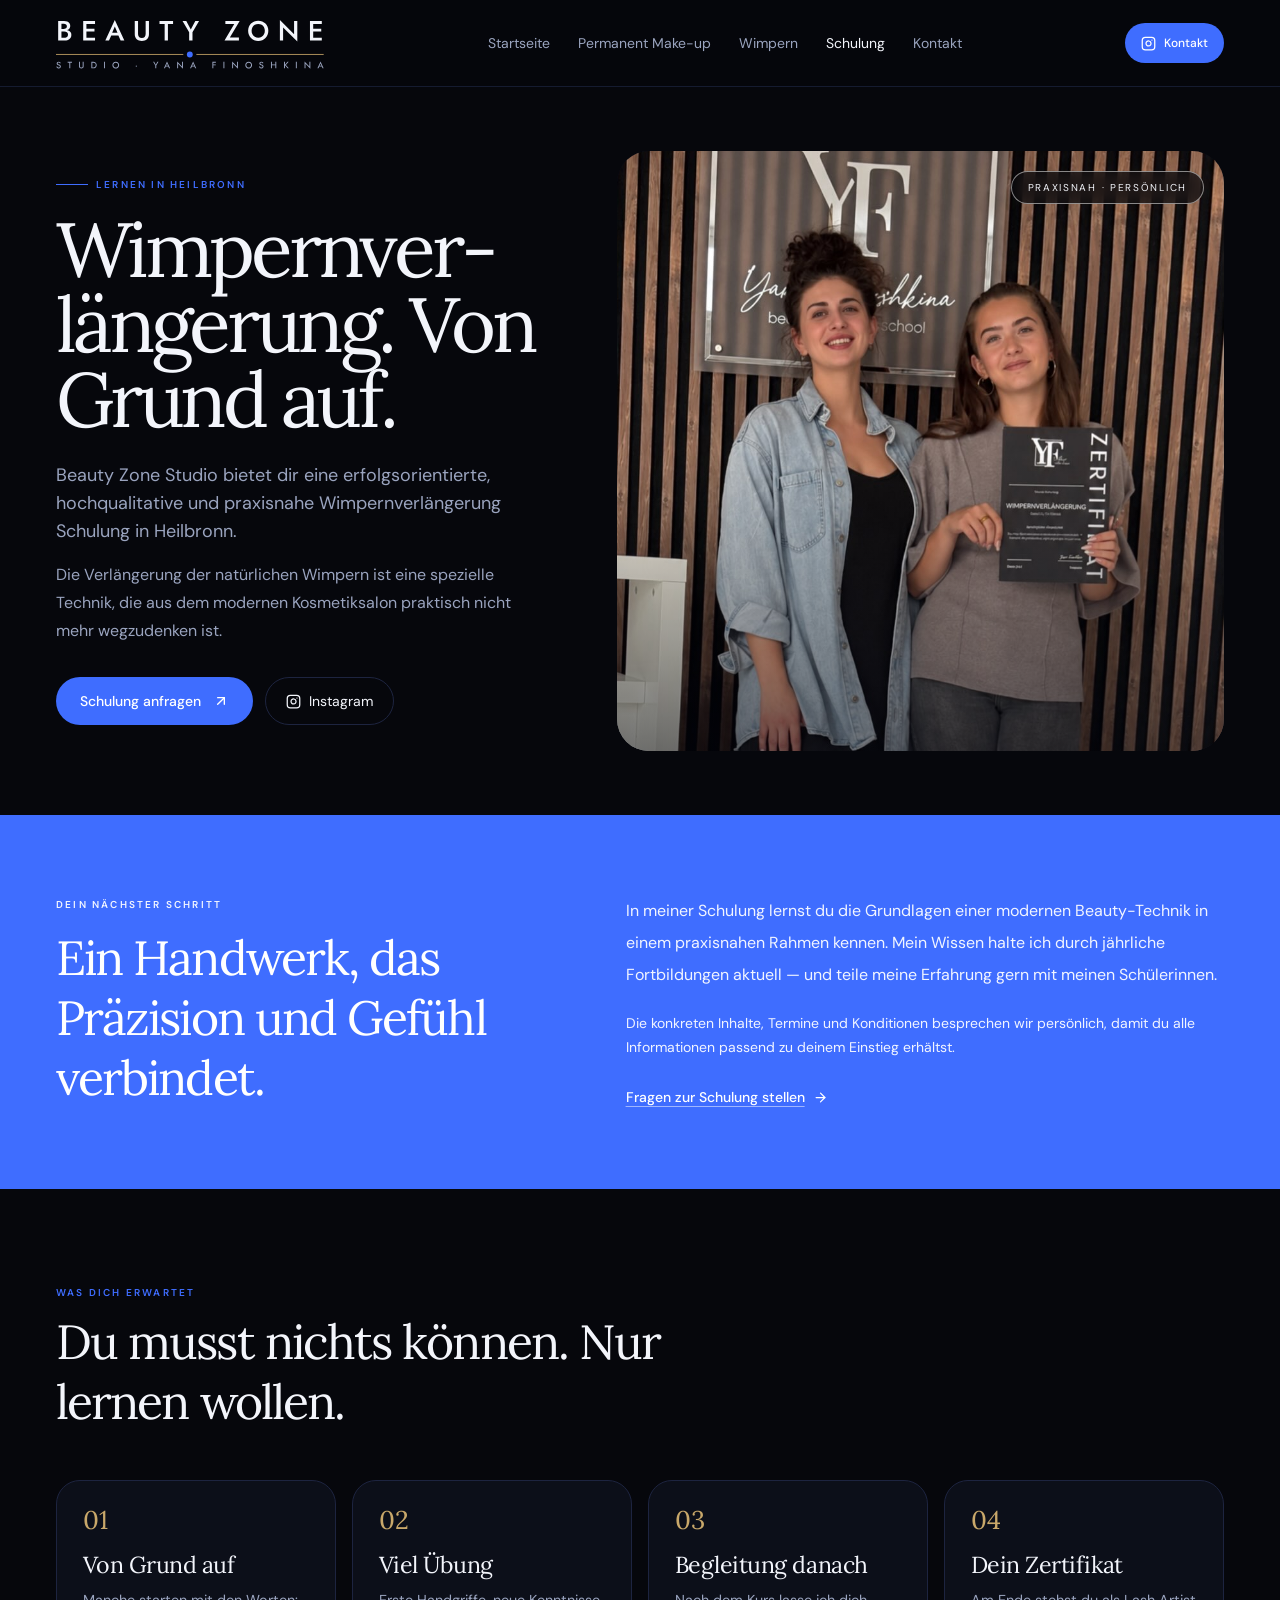
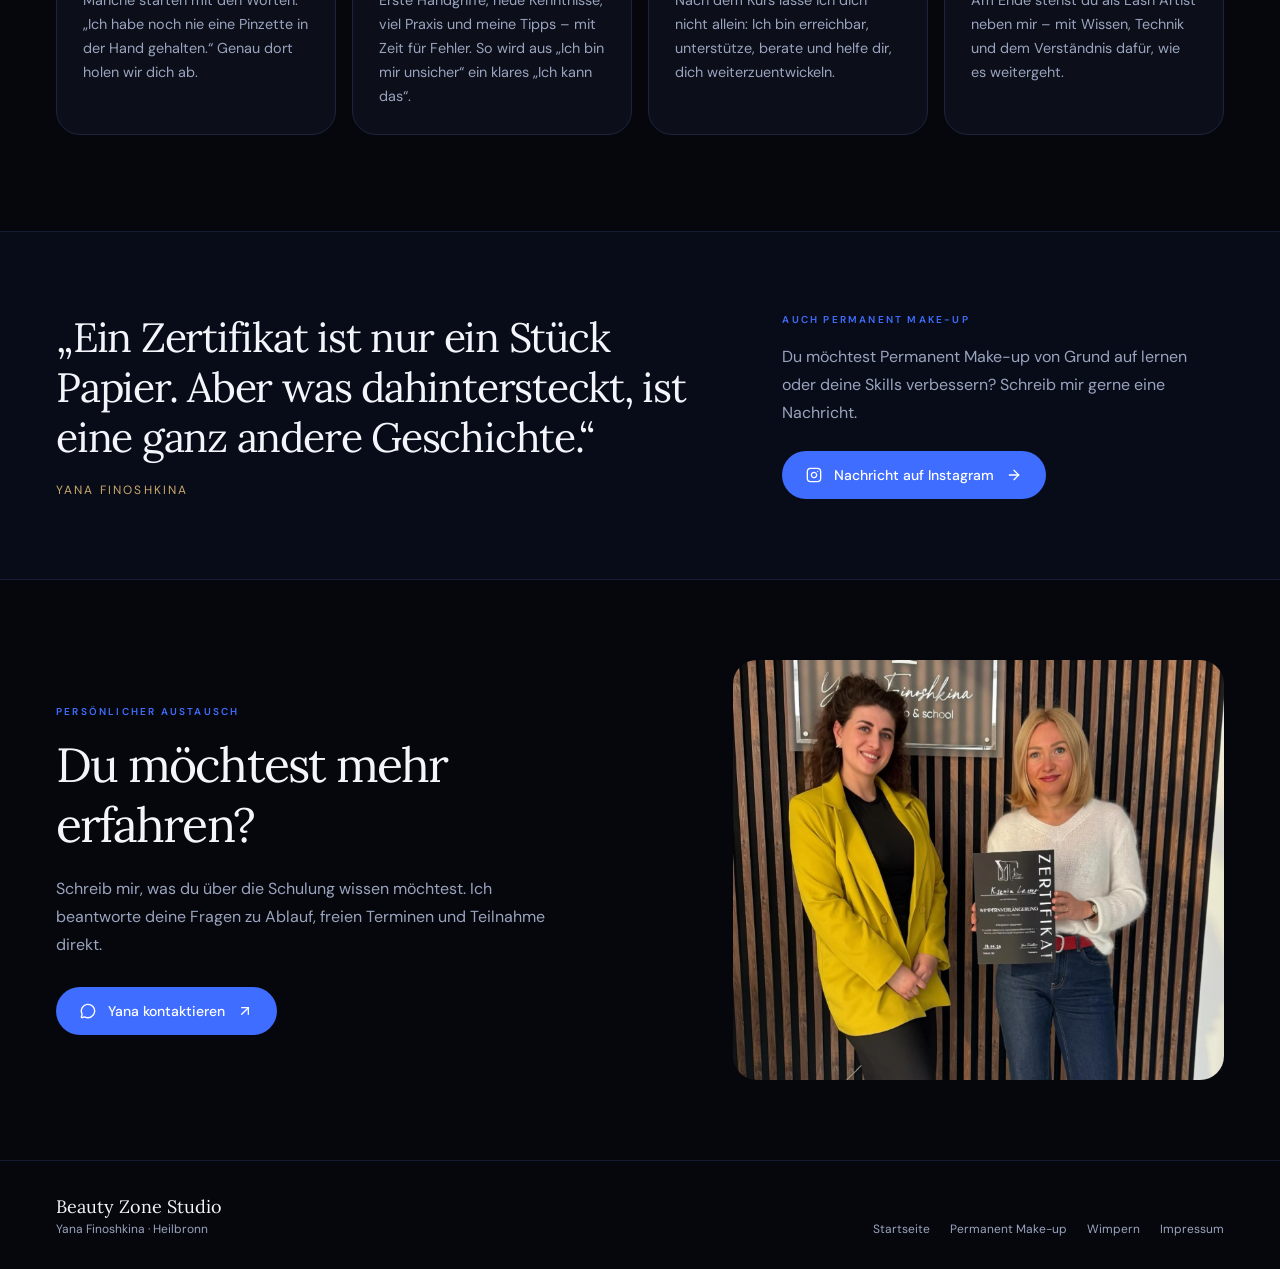
<file: wimpernverlangerung-schulung.html>
<!doctype html>
<html lang="de" class="bz-blue">
<head>
<meta charset="utf-8">
<meta name="viewport" content="width=device-width, initial-scale=1.0">
<title>Wimpernverlängerung Schulung in Heilbronn · Beauty Zone Studio</title>
<meta name="description" content="Praxisnahe Wimpernverlängerung Schulung in Heilbronn mit Yana Finoshkina. Frage direkt nach Terminen und Inhalten.">
<meta name="theme-color" content="#06070c">
<meta property="og:type" content="website">
<meta property="og:title" content="Beauty Zone Studio">
<meta property="og:description" content="Wimpernverlängerung, Permanent Make-up und Schulungen bei Yana Finoshkina in Heilbronn.">
<meta property="og:site_name" content="Beauty Zone Studio">
<meta property="og:locale" content="de_DE">
<meta name="twitter:card" content="summary_large_image">
<link rel="icon" href="favicon.ico?v=3" sizes="32x32">
<link rel="icon" type="image/svg+xml" href="favicon.svg?v=3">
<link rel="apple-touch-icon" href="apple-touch-icon.png?v=3">
<link rel="stylesheet" href="assets/index-KQtdbGjK.css">
<link rel="stylesheet" href="assets/custom.css">
<link rel="stylesheet" href="assets/theme-blue.css">
</head>
<body>
<header class="border-b border-border/70 bg-background/95"><div class="mx-auto flex max-w-[1440px] flex-wrap items-center justify-between gap-4 px-5 py-4 md:px-10 lg:px-14"><a href="index.html" class="flex items-center" aria-label="Beauty Zone Studio – Startseite"><picture><source media="(max-width:480px)" srcset="assets/logo-compact.svg"><img src="assets/logo.svg" alt="Beauty Zone Studio – Yana Finoshkina" class="bz-logo" width="268" height="54"></picture></a><nav aria-label="Hauptnavigation" class="order-3 flex w-full items-center gap-5 overflow-x-auto pb-1 text-[12px] text-muted-foreground sm:order-none sm:w-auto sm:pb-0 md:gap-7 md:text-sm"><a href="index.html" class="whitespace-nowrap transition-colors hover:text-primary">Startseite</a><a href="permanent-make-up.html" class="whitespace-nowrap transition-colors hover:text-primary">Permanent Make-up</a><a href="wimpern.html" class="whitespace-nowrap transition-colors hover:text-primary">Wimpern</a><a href="wimpernverlangerung-schulung.html" class="whitespace-nowrap text-foreground">Schulung</a><a href="impressum.html" class="whitespace-nowrap transition-colors hover:text-primary">Kontakt</a></nav><a href="https://www.instagram.com/yana_finoshkina/" target="_blank" rel="noreferrer" class="inline-flex min-h-10 items-center gap-2 rounded-full bg-primary px-4 text-xs font-medium text-primary-foreground transition hover:-translate-y-0.5 hover:shadow-md"><svg xmlns="http://www.w3.org/2000/svg" width="15" height="15" viewBox="0 0 24 24" fill="none" stroke="currentColor" stroke-width="2" stroke-linecap="round" stroke-linejoin="round" class="lucide lucide-instagram" aria-hidden="true"><rect width="20" height="20" x="2" y="2" rx="5" ry="5"></rect><path d="M16 11.37A4 4 0 1 1 12.63 8 4 4 0 0 1 16 11.37z"></path><line x1="17.5" x2="17.51" y1="6.5" y2="6.5"></line></svg> Kontakt</a></div></header><main><section class="mx-auto grid max-w-[1440px] gap-9 px-5 py-8 md:px-10 md:py-12 lg:grid-cols-[0.9fr_1.1fr] lg:items-center lg:gap-16 lg:px-14 lg:py-16"><div class="order-2 lg:order-1"><p class="flex items-center gap-2 text-[10px] font-semibold uppercase tracking-[0.22em] text-primary"><span class="h-px w-8 bg-primary"></span> Lernen in Heilbronn</p><h1 class="mt-5 max-w-xl font-serif text-[clamp(3rem,6vw,5.6rem)] leading-[0.98] tracking-[-0.055em]">Wimpern&shy;ver&shy;län&shy;ge&shy;rung. Von Grund auf.</h1><p class="mt-6 max-w-lg text-base leading-7 text-muted-foreground md:text-lg">Beauty Zone Studio bietet dir eine erfolgsorientierte, hochqualitative und praxisnahe Wimpernverlängerung Schulung in Heilbronn.</p><p class="mt-4 max-w-lg leading-7 text-muted-foreground">Die Verlängerung der natürlichen Wimpern ist eine spezielle Technik, die aus dem modernen Kosmetiksalon praktisch nicht mehr wegzudenken ist.</p><div class="mt-8 flex flex-wrap gap-3"><a href="mailto:y.burlutskaya91@gmail.com?subject=Anfrage%20zur%20Wimpernverl%C3%A4ngerung-Schulung" class="inline-flex min-h-12 items-center gap-3 rounded-full bg-primary px-6 text-sm font-medium text-primary-foreground transition hover:-translate-y-0.5 hover:shadow-md">Schulung anfragen <svg xmlns="http://www.w3.org/2000/svg" width="16" height="16" viewBox="0 0 24 24" fill="none" stroke="currentColor" stroke-width="2" stroke-linecap="round" stroke-linejoin="round" class="lucide lucide-arrow-up-right" aria-hidden="true"><path d="M7 7h10v10"></path><path d="M7 17 17 7"></path></svg></a><a href="https://www.instagram.com/yana_finoshkina/" target="_blank" rel="noreferrer" class="inline-flex min-h-12 items-center gap-2 rounded-full border border-border px-5 text-sm transition hover:border-primary hover:text-primary"><svg xmlns="http://www.w3.org/2000/svg" width="15" height="15" viewBox="0 0 24 24" fill="none" stroke="currentColor" stroke-width="2" stroke-linecap="round" stroke-linejoin="round" class="lucide lucide-instagram" aria-hidden="true"><rect width="20" height="20" x="2" y="2" rx="5" ry="5"></rect><path d="M16 11.37A4 4 0 1 1 12.63 8 4 4 0 0 1 16 11.37z"></path><line x1="17.5" x2="17.51" y1="6.5" y2="6.5"></line></svg> Instagram</a></div></div><figure class="relative order-1 min-h-[430px] overflow-hidden rounded-[2rem] bg-secondary md:min-h-[600px] lg:order-2"><img src="assets/img/yana-school-1.jpg" alt="Yana mit einer Schülerin bei der Zertifikatsübergabe" style="object-position:50% 25%" class="absolute inset-0 h-full w-full object-cover"><div class="absolute inset-0 bg-gradient-to-t from-foreground/45 via-transparent to-transparent"></div><span class="absolute right-5 top-5 rounded-full border border-background/50 bg-background/65 px-4 py-2 text-[10px] uppercase tracking-[0.17em] text-foreground backdrop-blur-sm">Praxisnah · persönlich</span></figure></section><section class="bg-primary text-primary-foreground"><div class="mx-auto grid max-w-[1440px] gap-10 px-5 py-16 md:px-10 md:py-20 lg:grid-cols-[0.9fr_1.1fr] lg:items-center lg:gap-20 lg:px-14"><div><p class="text-[10px] font-semibold uppercase tracking-[0.22em] text-primary-foreground/75">Dein nächster Schritt</p><h2 class="mt-4 max-w-lg font-serif text-4xl leading-tight tracking-[-0.04em] md:text-5xl">Ein Handwerk, das Präzision und Gefühl verbindet.</h2></div><div><p class="text-base leading-8 text-primary-foreground/85">In meiner Schulung lernst du die Grundlagen einer modernen Beauty-Technik in einem praxisnahen Rahmen kennen. Mein Wissen halte ich durch jährliche Fortbildungen aktuell — und teile meine Erfahrung gern mit meinen Schülerinnen.</p><p class="mt-5 text-sm leading-6 text-primary-foreground/75">Die konkreten Inhalte, Termine und Konditionen besprechen wir persönlich, damit du alle Informationen passend zu deinem Einstieg erhältst.</p><a href="mailto:y.burlutskaya91@gmail.com?subject=Fragen%20zur%20Schulung" class="mt-7 inline-flex items-center gap-2 text-sm font-medium underline decoration-primary-foreground/50 underline-offset-4 hover:decoration-primary-foreground">Fragen zur Schulung stellen <svg xmlns="http://www.w3.org/2000/svg" width="15" height="15" viewBox="0 0 24 24" fill="none" stroke="currentColor" stroke-width="2" stroke-linecap="round" stroke-linejoin="round" class="lucide lucide-arrow-right" aria-hidden="true"><path d="M5 12h14"></path><path d="m12 5 7 7-7 7"></path></svg></a></div></div></section><section class="mx-auto max-w-[1440px] px-5 py-16 md:px-10 md:py-24 lg:px-14"><div class="mb-9 md:mb-12"><p class="text-[10px] font-semibold uppercase tracking-[0.22em] text-primary">Was dich erwartet</p><h2 class="mt-3 max-w-2xl font-serif text-4xl leading-tight tracking-[-0.04em] md:text-5xl">Du musst nichts können. Nur lernen wollen.</h2></div><div class="bz-cards"><div class="bz-card alt"><span class="n">01</span><h3>Von Grund auf</h3><p>Manche starten mit den Worten: „Ich habe noch nie eine Pinzette in der Hand gehalten.“ Genau dort holen wir dich ab.</p></div><div class="bz-card alt"><span class="n">02</span><h3>Viel Übung</h3><p>Erste Handgriffe, neue Kenntnisse, viel Praxis und meine Tipps – mit Zeit für Fehler. So wird aus „Ich bin mir unsicher“ ein klares „Ich kann das“.</p></div><div class="bz-card alt"><span class="n">03</span><h3>Begleitung danach</h3><p>Nach dem Kurs lasse ich dich nicht allein: Ich bin erreichbar, unterstütze, berate und helfe dir, dich weiterzuentwickeln.</p></div><div class="bz-card alt"><span class="n">04</span><h3>Dein Zertifikat</h3><p>Am Ende stehst du als Lash Artist neben mir – mit Wissen, Technik und dem Verständnis dafür, wie es weitergeht.</p></div></div></section><section class="border-y border-border/70 bg-secondary/60"><div class="bz-split mx-auto max-w-[1440px] px-5 py-16 md:px-10 md:py-20 lg:px-14"><div><blockquote class="bz-quote">„Ein Zertifikat ist nur ein Stück Papier. Aber was dahintersteckt, ist eine ganz andere Geschichte.“</blockquote><p class="bz-quote-by">Yana Finoshkina</p></div><div><p class="text-[10px] font-semibold uppercase tracking-[0.22em] text-primary">Auch Permanent Make-up</p><p class="mt-4 max-w-md leading-7 text-muted-foreground">Du möchtest Permanent Make-up von Grund auf lernen oder deine Skills verbessern? Schreib mir gerne eine Nachricht.</p><a href="https://www.instagram.com/yana_finoshkina/" target="_blank" rel="noreferrer" class="mt-6 inline-flex min-h-12 items-center gap-3 rounded-full bg-primary px-6 text-sm font-medium text-primary-foreground transition hover:-translate-y-0.5 hover:shadow-md"><svg xmlns="http://www.w3.org/2000/svg" width="16" height="16" viewBox="0 0 24 24" fill="none" stroke="currentColor" stroke-width="2" stroke-linecap="round" stroke-linejoin="round" aria-hidden="true"><rect width="20" height="20" x="2" y="2" rx="5" ry="5"></rect><path d="M16 11.37A4 4 0 1 1 12.63 8 4 4 0 0 1 16 11.37z"></path><line x1="17.5" x2="17.51" y1="6.5" y2="6.5"></line></svg> Nachricht auf Instagram <svg xmlns="http://www.w3.org/2000/svg" width="16" height="16" viewBox="0 0 24 24" fill="none" stroke="currentColor" stroke-width="2" stroke-linecap="round" stroke-linejoin="round" aria-hidden="true"><path d="M5 12h14"></path><path d="m12 5 7 7-7 7"></path></svg></a></div></div></section><section class="mx-auto grid max-w-[1440px] gap-8 px-5 py-16 md:px-10 md:py-20 lg:grid-cols-[1fr_0.8fr] lg:items-center lg:gap-16 lg:px-14"><div><p class="text-[10px] font-semibold uppercase tracking-[0.22em] text-primary">Persönlicher Austausch</p><h2 class="mt-4 max-w-xl font-serif text-4xl leading-tight tracking-[-0.04em] md:text-5xl">Du möchtest mehr erfahren?</h2><p class="mt-5 max-w-lg leading-7 text-muted-foreground">Schreib mir, was du über die Schulung wissen möchtest. Ich beantworte deine Fragen zu Ablauf, freien Terminen und Teilnahme direkt.</p><a href="https://www.instagram.com/yana_finoshkina/" target="_blank" rel="noreferrer" class="mt-7 inline-flex min-h-12 items-center gap-3 rounded-full bg-primary px-6 text-sm font-medium text-primary-foreground transition hover:-translate-y-0.5 hover:shadow-md"><svg xmlns="http://www.w3.org/2000/svg" width="16" height="16" viewBox="0 0 24 24" fill="none" stroke="currentColor" stroke-width="2" stroke-linecap="round" stroke-linejoin="round" class="lucide lucide-message-circle" aria-hidden="true"><path d="M2.992 16.342a2 2 0 0 1 .094 1.167l-1.065 3.29a1 1 0 0 0 1.236 1.168l3.413-.998a2 2 0 0 1 1.099.092 10 10 0 1 0-4.777-4.719"></path></svg> Yana kontaktieren <svg xmlns="http://www.w3.org/2000/svg" width="16" height="16" viewBox="0 0 24 24" fill="none" stroke="currentColor" stroke-width="2" stroke-linecap="round" stroke-linejoin="round" class="lucide lucide-arrow-up-right" aria-hidden="true"><path d="M7 7h10v10"></path><path d="M7 17 17 7"></path></svg></a></div><img src="assets/img/yana-school-2.jpg" alt="Yana mit einer Schülerin und ihrem Zertifikat" style="object-position:50% 20%" class="h-[320px] w-full rounded-[1.5rem] object-cover md:h-[420px]"></section></main><footer class="border-t border-border/70 px-5 py-8 text-xs text-muted-foreground md:px-10 lg:px-14"><div class="mx-auto flex max-w-[1440px] flex-col gap-4 md:flex-row md:items-end md:justify-between"><div><p class="font-serif text-lg text-foreground">Beauty Zone Studio</p><p>Yana Finoshkina · Heilbronn</p></div><div class="flex gap-5"><a href="index.html" class="hover:text-primary">Startseite</a><a href="permanent-make-up.html" class="hover:text-primary">Permanent Make-up</a><a href="wimpern.html" class="hover:text-primary">Wimpern</a><a href="impressum.html" class="hover:text-primary">Impressum</a></div></div></footer>

</body>
</html>
</file>
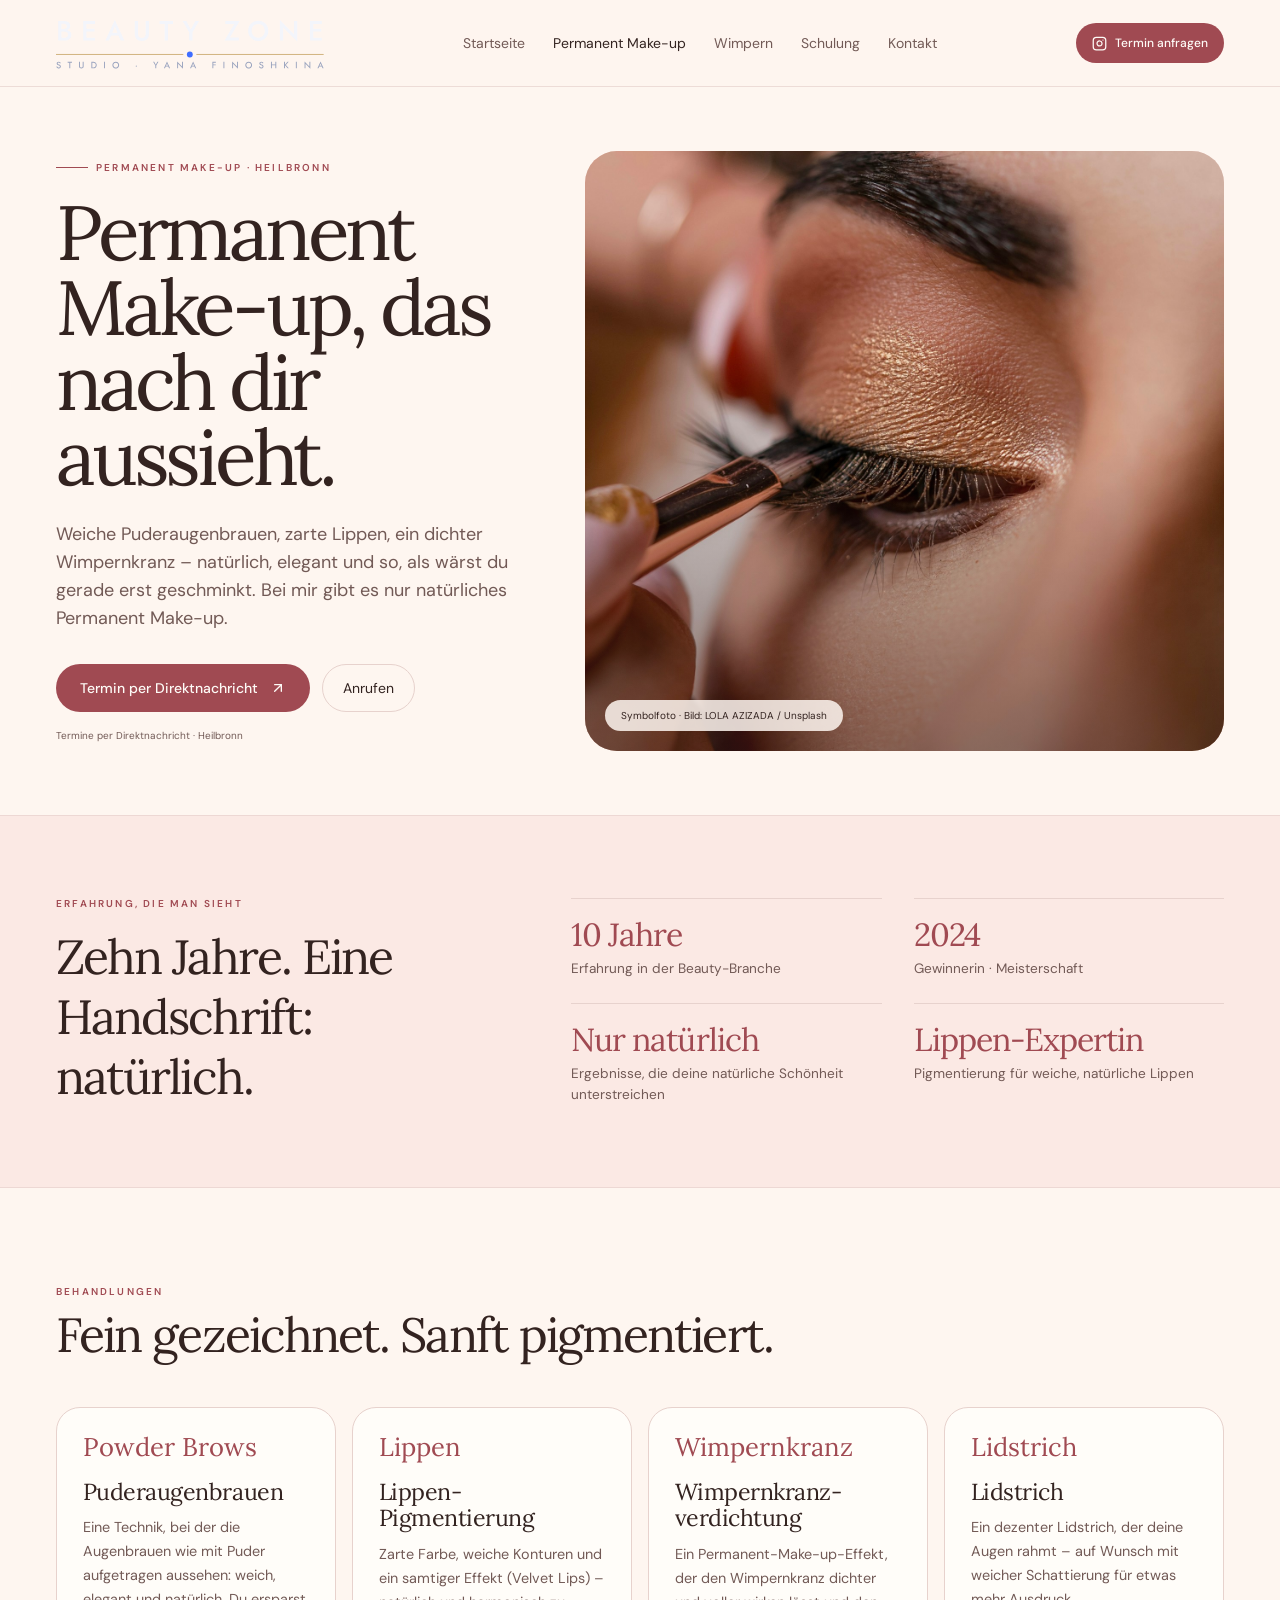
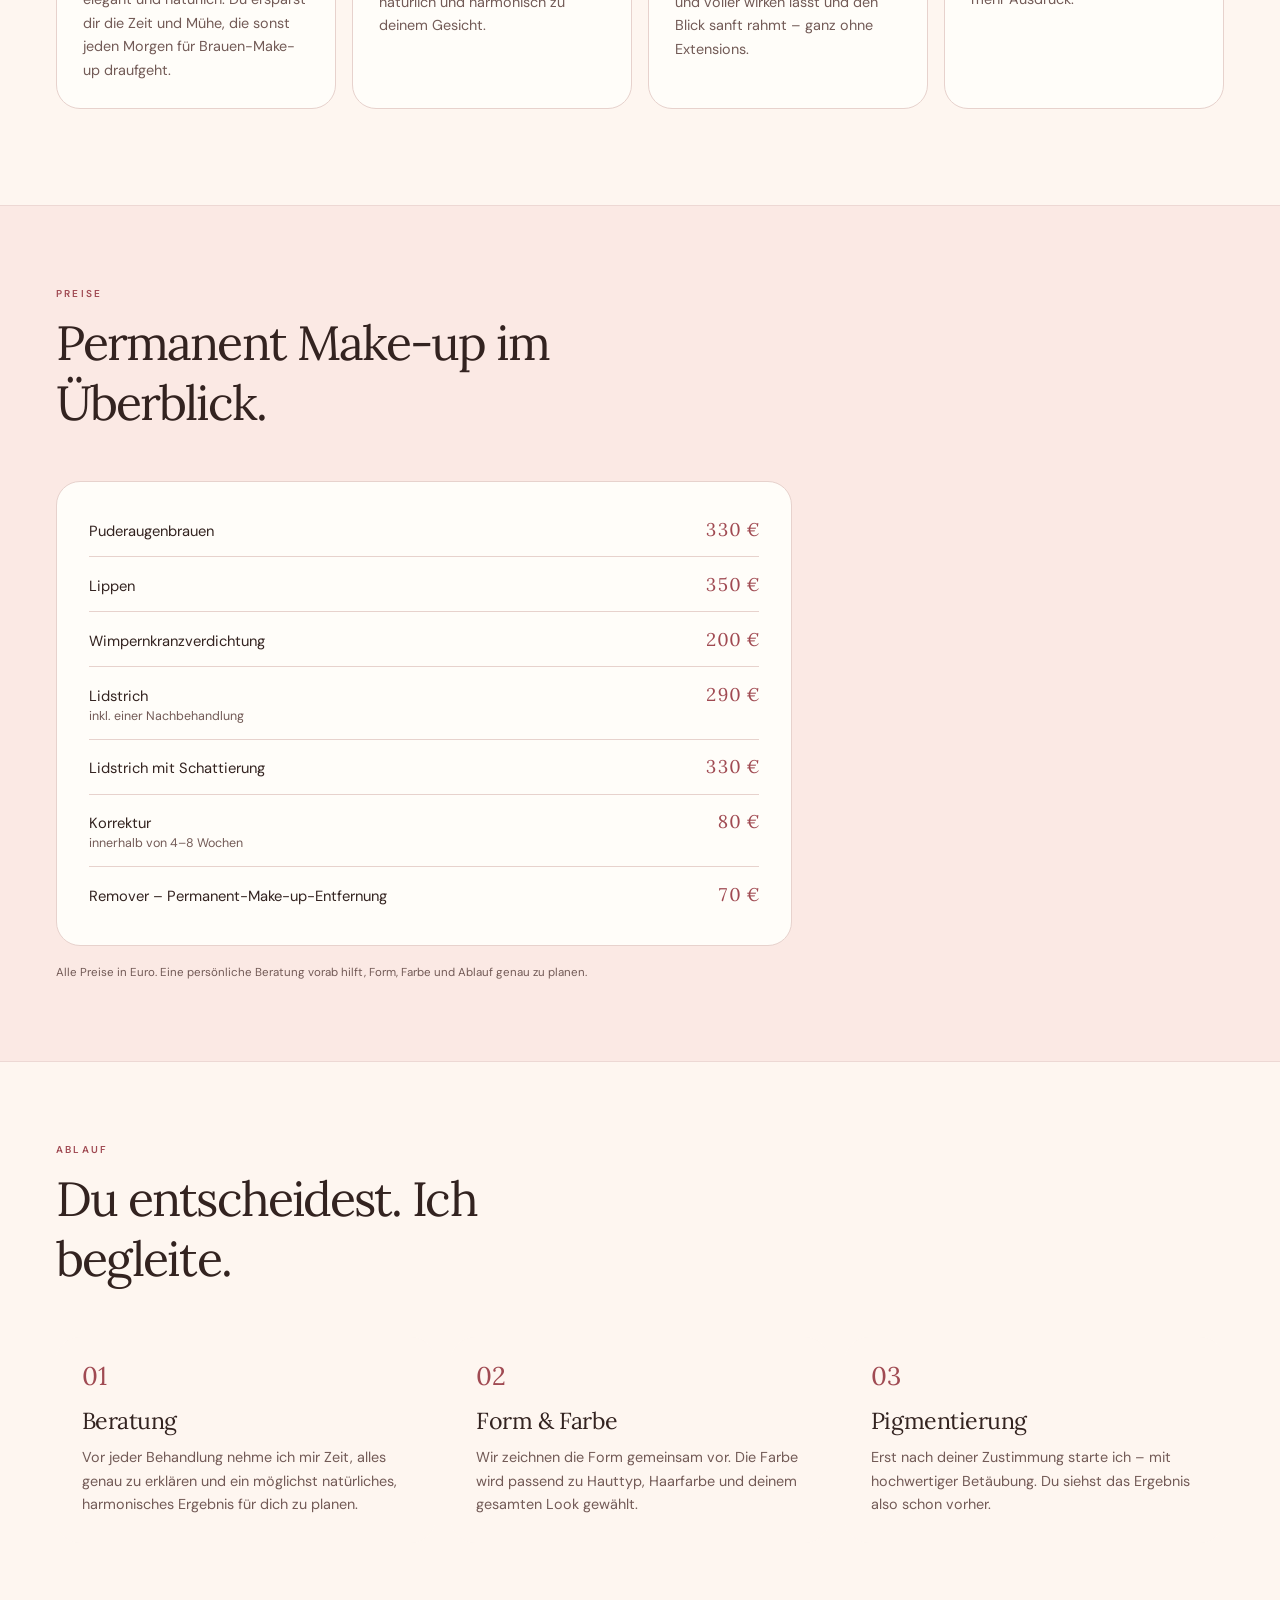
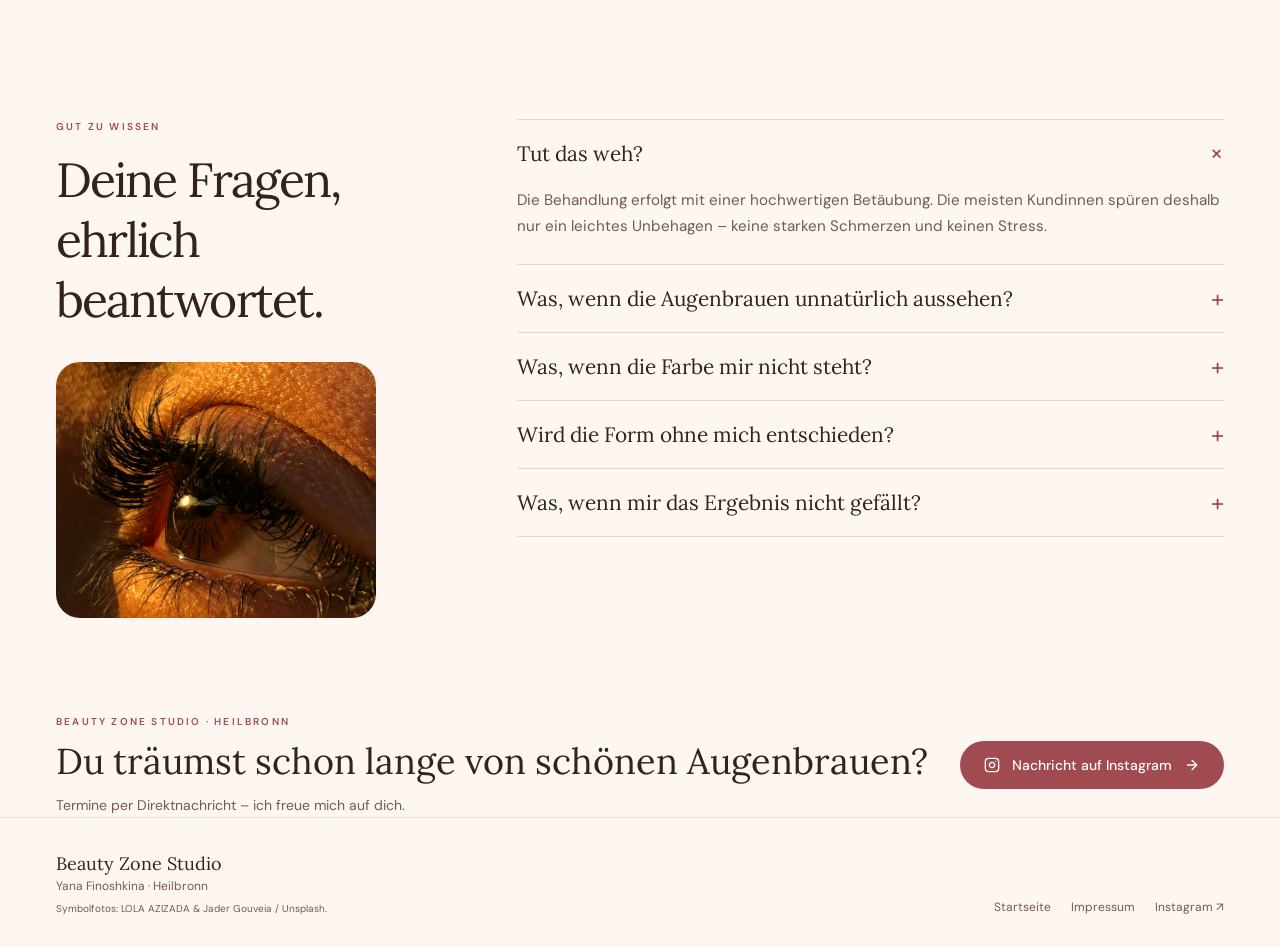
<file: assets/permanent-make-up.html>
<!doctype html>
<html lang="de">
<head>
<meta charset="utf-8">
<meta name="viewport" content="width=device-width, initial-scale=1.0">
<title>Permanent Make-up in Heilbronn · Beauty Zone Studio</title>
<meta name="description" content="Natürliches Permanent Make-up in Heilbronn bei Yana Finoshkina: Puderaugenbrauen, Lippen und Wimpernkranz. Persönliche Beratung, Termine per Direktnachricht.">
<meta name="theme-color" content="#fef6f0">
<meta property="og:type" content="website">
<meta property="og:title" content="Beauty Zone Studio">
<meta property="og:description" content="Wimpernverlängerung, Permanent Make-up und Schulungen bei Yana Finoshkina in Heilbronn.">
<meta property="og:site_name" content="Beauty Zone Studio">
<meta property="og:locale" content="de_DE">
<meta name="twitter:card" content="summary_large_image">
<link rel="icon" type="image/svg+xml" href="favicon.svg">
<link rel="stylesheet" href="assets/index-KQtdbGjK.css">
<link rel="stylesheet" href="assets/custom.css">
</head>
<body>
<header class="border-b border-border/70 bg-background/95"><div class="mx-auto flex max-w-[1440px] flex-wrap items-center justify-between gap-4 px-5 py-4 md:px-10 lg:px-14"><a href="index.html" class="flex items-center" aria-label="Beauty Zone Studio – Startseite"><img src="assets/logo.svg" alt="Beauty Zone Studio – Yana Finoshkina" class="bz-logo" width="204" height="58"></a><nav aria-label="Hauptnavigation" class="order-3 flex w-full items-center gap-5 overflow-x-auto pb-1 text-[12px] text-muted-foreground sm:order-none sm:w-auto sm:pb-0 md:gap-7 md:text-sm"><a href="index.html" class="whitespace-nowrap transition-colors hover:text-primary">Startseite</a><a href="permanent-make-up.html" class="whitespace-nowrap text-foreground">Permanent Make-up</a><a href="wimpern.html" class="whitespace-nowrap transition-colors hover:text-primary">Wimpern</a><a href="wimpernverlangerung-schulung.html" class="whitespace-nowrap transition-colors hover:text-primary">Schulung</a><a href="impressum.html" class="whitespace-nowrap transition-colors hover:text-primary">Kontakt</a></nav><a href="https://www.instagram.com/yana_finoshkina/" target="_blank" rel="noreferrer" class="inline-flex min-h-10 items-center gap-2 rounded-full bg-primary px-4 text-xs font-medium text-primary-foreground transition hover:-translate-y-0.5 hover:shadow-md"><svg xmlns="http://www.w3.org/2000/svg" width="15" height="15" viewBox="0 0 24 24" fill="none" stroke="currentColor" stroke-width="2" stroke-linecap="round" stroke-linejoin="round" class="lucide lucide-instagram" aria-hidden="true"><rect width="20" height="20" x="2" y="2" rx="5" ry="5"></rect><path d="M16 11.37A4 4 0 1 1 12.63 8 4 4 0 0 1 16 11.37z"></path><line x1="17.5" x2="17.51" y1="6.5" y2="6.5"></line></svg> Termin anfragen</a></div></header><main><section class="mx-auto grid max-w-[1440px] gap-8 px-5 py-8 md:px-10 md:py-12 lg:grid-cols-[0.85fr_1.15fr] lg:items-center lg:gap-14 lg:px-14 lg:py-16"><div class="order-2 lg:order-1"><p class="flex items-center gap-2 text-[10px] font-semibold uppercase tracking-[0.22em] text-primary"><span class="h-px w-8 bg-primary"></span> Permanent Make-up · Heilbronn</p><h1 class="mt-5 max-w-xl font-serif text-[clamp(3rem,6vw,5.5rem)] leading-[0.98] tracking-[-0.055em]">Permanent Make-up, das nach dir aussieht.</h1><p class="mt-6 max-w-lg text-base leading-7 text-muted-foreground md:text-lg">Weiche Puderaugenbrauen, zarte Lippen, ein dichter Wimpernkranz – natürlich, elegant und so, als wärst du gerade erst geschminkt. Bei mir gibt es nur natürliches Permanent Make-up.</p><div class="mt-8 flex flex-wrap gap-3"><a href="https://www.instagram.com/yana_finoshkina/" target="_blank" rel="noreferrer" class="inline-flex min-h-12 items-center gap-3 rounded-full bg-primary px-6 text-sm font-medium text-primary-foreground transition hover:-translate-y-0.5 hover:shadow-md">Termin per Direktnachricht <svg xmlns="http://www.w3.org/2000/svg" width="16" height="16" viewBox="0 0 24 24" fill="none" stroke="currentColor" stroke-width="2" stroke-linecap="round" stroke-linejoin="round" aria-hidden="true"><path d="M7 7h10v10"></path><path d="M7 17 17 7"></path></svg></a><a href="tel:+4915772990411" class="inline-flex min-h-12 items-center gap-2 rounded-full border border-border px-5 text-sm transition hover:border-primary hover:text-primary">Anrufen</a></div><p class="mt-4 text-[10px] text-muted-foreground">Termine per Direktnachricht · Heilbronn</p></div><figure class="relative order-1 min-h-[430px] overflow-hidden rounded-[2rem] bg-secondary md:min-h-[600px] lg:order-2"><img src="assets/img/photo-1709477542149-f4e0e21d590b-w1500.jpg" alt="Kosmetische Behandlung am Auge, Symbolfoto" class="absolute inset-0 h-full w-full object-cover"><div class="absolute inset-0 bg-gradient-to-t from-foreground/45 via-transparent to-transparent"></div><figcaption class="absolute bottom-5 left-5 rounded-full bg-background/85 px-4 py-2 text-[10px] text-foreground">Symbolfoto · Bild: LOLA AZIZADA / Unsplash</figcaption></figure></section><section class="border-y border-border/70 bg-secondary/60"><div class="mx-auto grid max-w-[1440px] gap-10 px-5 py-16 md:px-10 md:py-20 lg:grid-cols-[0.8fr_1.2fr] lg:items-center lg:gap-20 lg:px-14"><div><p class="text-[10px] font-semibold uppercase tracking-[0.22em] text-primary">Erfahrung, die man sieht</p><h2 class="mt-4 max-w-md font-serif text-4xl leading-tight tracking-[-0.04em] md:text-5xl">Zehn Jahre. Eine Handschrift: natürlich.</h2></div><div class="bz-stats"><div class="bz-stat"><strong>10 Jahre</strong><span>Erfahrung in der Beauty-Branche</span></div><div class="bz-stat"><strong>2024</strong><span>Gewinnerin · Meisterschaft</span></div><div class="bz-stat"><strong>Nur natürlich</strong><span>Ergebnisse, die deine natürliche Schönheit unterstreichen</span></div><div class="bz-stat"><strong>Lippen-Expertin</strong><span>Pigmentierung für weiche, natürliche Lippen</span></div></div></div></section><section class="mx-auto max-w-[1440px] px-5 py-16 md:px-10 md:py-24 lg:px-14"><div class="mb-9 md:mb-12"><p class="text-[10px] font-semibold uppercase tracking-[0.22em] text-primary">Behandlungen</p><h2 class="mt-3 font-serif text-4xl tracking-[-0.04em] md:text-5xl">Fein gezeichnet. Sanft pigmentiert.</h2></div><div class="bz-cards"><div class="bz-card alt bz-anchor" id="puderaugenbrauen"><span class="n">Powder Brows</span><h3>Puderaugenbrauen</h3><p>Eine Technik, bei der die Augenbrauen wie mit Puder aufgetragen aussehen: weich, elegant und natürlich. Du ersparst dir die Zeit und Mühe, die sonst jeden Morgen für Brauen-Make-up draufgeht.</p></div><div class="bz-card alt bz-anchor" id="lippen"><span class="n">Lippen</span><h3>Lippen-Pigmentierung</h3><p>Zarte Farbe, weiche Konturen und ein samtiger Effekt (Velvet Lips) – natürlich und harmonisch zu deinem Gesicht.</p></div><div class="bz-card alt bz-anchor" id="wimpernkranz"><span class="n">Wimpernkranz</span><h3>Wimpernkranz&shy;verdichtung</h3><p>Ein Permanent-Make-up-Effekt, der den Wimpernkranz dichter und voller wirken lässt und den Blick sanft rahmt – ganz ohne Extensions.</p></div><div class="bz-card alt bz-anchor" id="lidstrich"><span class="n">Lidstrich</span><h3>Lidstrich</h3><p>Ein dezenter Lidstrich, der deine Augen rahmt – auf Wunsch mit weicher Schattierung für etwas mehr Ausdruck.</p></div></div></section><section class="border-y border-border/70 bg-secondary/60"><div class="mx-auto max-w-[1440px] px-5 py-16 md:px-10 md:py-20 lg:px-14"><div class="mb-9 md:mb-12"><p class="text-[10px] font-semibold uppercase tracking-[0.22em] text-primary">Preise</p><h2 class="mt-3 max-w-xl font-serif text-4xl leading-tight tracking-[-0.04em] md:text-5xl">Permanent Make-up im Überblick.</h2></div><div class="bz-price-card" style="max-width:46rem"><ul class="bz-prices"><li><span>Puderaugenbrauen</span><span class="p">330 €</span></li><li><span>Lippen</span><span class="p">350 €</span></li><li><span>Wimpernkranzverdichtung</span><span class="p">200 €</span></li><li><span>Lidstrich<small>inkl. einer Nachbehandlung</small></span><span class="p">290 €</span></li><li><span>Lidstrich mit Schattierung</span><span class="p">330 €</span></li><li><span>Korrektur<small>innerhalb von 4–8 Wochen</small></span><span class="p">80 €</span></li><li><span>Remover – Permanent-Make-up-Entfernung</span><span class="p">70 €</span></li></ul></div><p class="bz-note">Alle Preise in Euro. Eine persönliche Beratung vorab hilft, Form, Farbe und Ablauf genau zu planen.</p></div></section><section class="mx-auto max-w-[1440px] px-5 py-16 md:px-10 md:py-20 lg:px-14"><div><div class="mb-9 md:mb-12"><p class="text-[10px] font-semibold uppercase tracking-[0.22em] text-primary">Ablauf</p><h2 class="mt-3 max-w-xl font-serif text-4xl leading-tight tracking-[-0.04em] md:text-5xl">Du entscheidest. Ich begleite.</h2></div><div class="bz-cards"><div class="bz-card"><span class="n">01</span><h3>Beratung</h3><p>Vor jeder Behandlung nehme ich mir Zeit, alles genau zu erklären und ein möglichst natürliches, harmonisches Ergebnis für dich zu planen.</p></div><div class="bz-card"><span class="n">02</span><h3>Form &amp; Farbe</h3><p>Wir zeichnen die Form gemeinsam vor. Die Farbe wird passend zu Hauttyp, Haarfarbe und deinem gesamten Look gewählt.</p></div><div class="bz-card"><span class="n">03</span><h3>Pigmentierung</h3><p>Erst nach deiner Zustimmung starte ich – mit hochwertiger Betäubung. Du siehst das Ergebnis also schon vorher.</p></div></div></div></section><section class="mx-auto grid max-w-[1440px] gap-10 px-5 py-16 md:px-10 md:py-24 lg:grid-cols-[0.7fr_1.3fr] lg:gap-20 lg:px-14"><div><p class="text-[10px] font-semibold uppercase tracking-[0.22em] text-primary">Gut zu wissen</p><h2 class="mt-4 max-w-sm font-serif text-4xl leading-tight tracking-[-0.04em] md:text-5xl">Deine Fragen, ehrlich beantwortet.</h2><img src="assets/img/photo-1715195060250-b321e5cd5171-w1100.jpg" alt="Nahaufnahme von Wimpern, Symbolfoto" class="bz-side-img"></div><div class="bz-faq"><details open><summary>Tut das weh?</summary><div class="a">Die Behandlung erfolgt mit einer hochwertigen Betäubung. Die meisten Kundinnen spüren deshalb nur ein leichtes Unbehagen – keine starken Schmerzen und keinen Stress.</div></details><details><summary>Was, wenn die Augenbrauen unnatürlich aussehen?</summary><div class="a">Mein Ziel ist es, deine natürliche Schönheit zu unterstreichen – nicht neue „aufgemalte“ Augenbrauen zu kreieren. Puderaugenbrauen wirken weich, elegant und natürlich, wie ein leichter Make-up-Effekt.</div></details><details><summary>Was, wenn die Farbe mir nicht steht?</summary><div class="a">Die Farbe wird individuell passend zu deinem Hauttyp, deiner Haarfarbe und deinem gesamten Look ausgewählt. Keine zufälligen Farbtöne – alles wird perfekt abgestimmt.</div></details><details><summary>Wird die Form ohne mich entschieden?</summary><div class="a">Auf keinen Fall. Vor der Behandlung zeichnen wir gemeinsam die Form vor, und erst nach deiner Zustimmung starten wir mit der Pigmentierung. Du siehst das Ergebnis also bereits vorher.</div></details><details><summary>Was, wenn mir das Ergebnis nicht gefällt?</summary><div class="a">Ich arbeite besonders sanft und natürlich, damit du dich auch ohne tägliches Schminken schön und selbstbewusst fühlst. Puderaugenbrauen bedeuten nicht „zu viel“ – sie bedeuten gepflegt aussehen, Zeit sparen und sich jeden Tag wohlfühlen.</div></details></div></section><section class="mx-auto flex max-w-[1440px] flex-col gap-6 px-5 pb-16 md:flex-row md:items-center md:justify-between md:px-10 md:pb-20 lg:px-14"><div><p class="text-[10px] font-semibold uppercase tracking-[0.22em] text-primary">Beauty Zone Studio · Heilbronn</p><h2 class="mt-3 font-serif text-3xl md:text-4xl">Du träumst schon lange von schönen Augenbrauen?</h2><p class="mt-3 max-w-xl text-sm leading-6 text-muted-foreground">Termine per Direktnachricht – ich freue mich auf dich.</p></div><a href="https://www.instagram.com/yana_finoshkina/" target="_blank" rel="noreferrer" class="inline-flex min-h-12 items-center gap-3 rounded-full bg-primary px-6 text-sm font-medium text-primary-foreground transition hover:-translate-y-0.5 hover:shadow-md"><svg xmlns="http://www.w3.org/2000/svg" width="16" height="16" viewBox="0 0 24 24" fill="none" stroke="currentColor" stroke-width="2" stroke-linecap="round" stroke-linejoin="round" aria-hidden="true"><rect width="20" height="20" x="2" y="2" rx="5" ry="5"></rect><path d="M16 11.37A4 4 0 1 1 12.63 8 4 4 0 0 1 16 11.37z"></path><line x1="17.5" x2="17.51" y1="6.5" y2="6.5"></line></svg> Nachricht auf Instagram <svg xmlns="http://www.w3.org/2000/svg" width="16" height="16" viewBox="0 0 24 24" fill="none" stroke="currentColor" stroke-width="2" stroke-linecap="round" stroke-linejoin="round" aria-hidden="true"><path d="M5 12h14"></path><path d="m12 5 7 7-7 7"></path></svg></a></section></main><footer class="border-t border-border/70 px-5 py-8 text-xs text-muted-foreground md:px-10 lg:px-14"><div class="mx-auto flex max-w-[1440px] flex-col gap-4 md:flex-row md:items-end md:justify-between"><div><p class="font-serif text-lg text-foreground">Beauty Zone Studio</p><p>Yana Finoshkina · Heilbronn</p><p class="mt-2 text-[10px]">Symbolfotos: LOLA AZIZADA &amp; Jader Gouveia / Unsplash.</p></div><div class="flex gap-5"><a href="index.html" class="hover:text-primary">Startseite</a><a href="impressum.html" class="hover:text-primary">Impressum</a><a href="https://www.instagram.com/yana_finoshkina/" target="_blank" rel="noreferrer" class="hover:text-primary">Instagram ↗</a></div></div></footer>

</body>
</html>
</file>
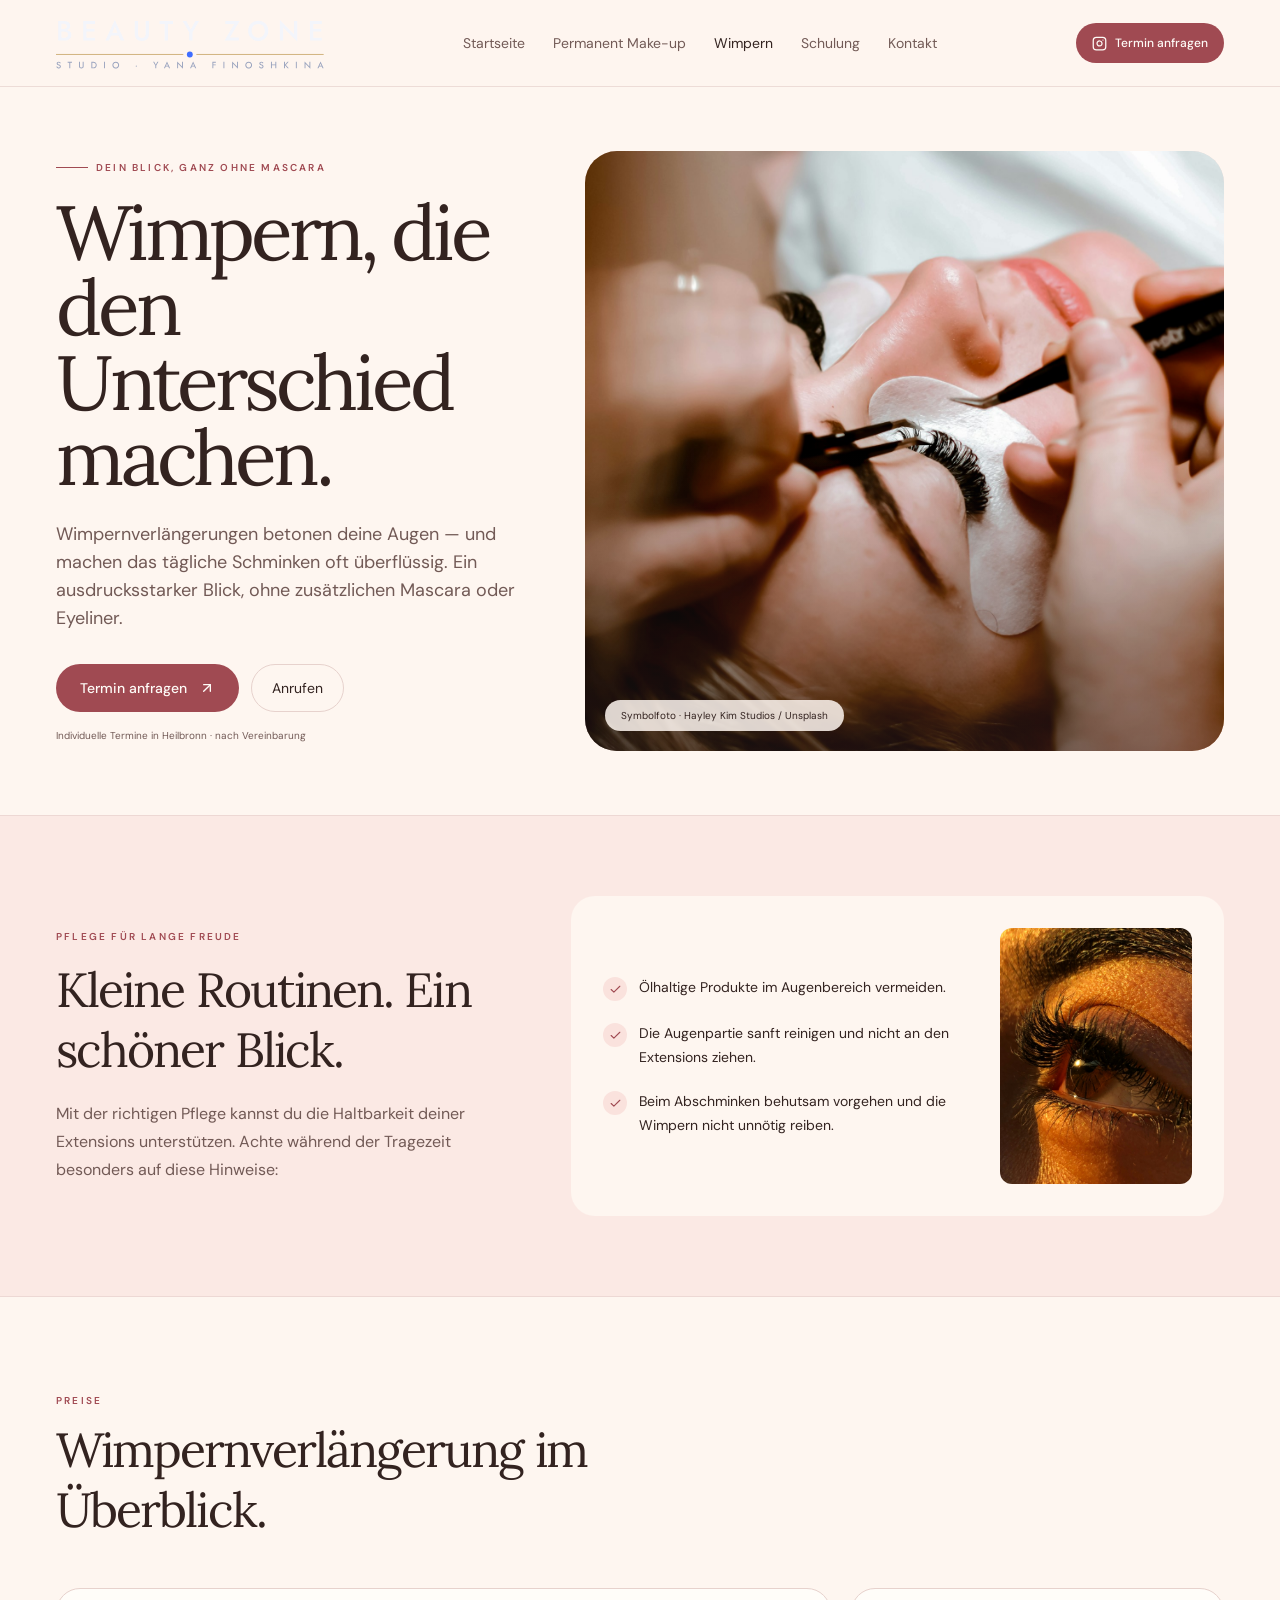
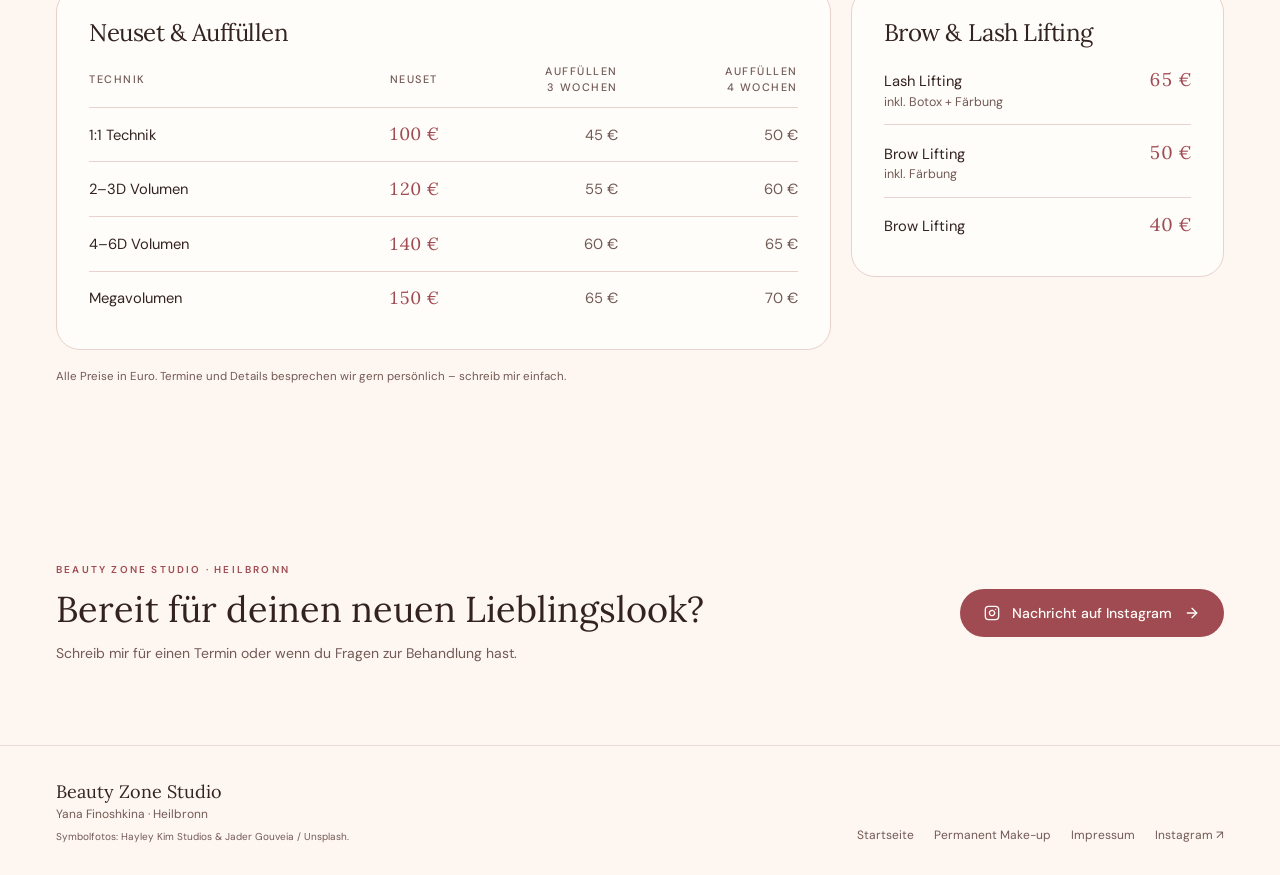
<file: assets/wimpern.html>
<!doctype html>
<html lang="de">
<head>
<meta charset="utf-8">
<meta name="viewport" content="width=device-width, initial-scale=1.0">
<title>Wimpernverlängerung · Beauty Zone Studio</title>
<meta name="description" content="Wimpernverlängerung bei Yana Finoshkina in Heilbronn: ein betonter Blick und praktische Pflegehinweise für deine Extensions.">
<meta name="theme-color" content="#fef6f0">
<meta property="og:type" content="website">
<meta property="og:title" content="Beauty Zone Studio">
<meta property="og:description" content="Wimpernverlängerung, Permanent Make-up und Schulungen bei Yana Finoshkina in Heilbronn.">
<meta property="og:site_name" content="Beauty Zone Studio">
<meta property="og:locale" content="de_DE">
<meta name="twitter:card" content="summary_large_image">
<link rel="icon" type="image/svg+xml" href="favicon.svg">
<link rel="stylesheet" href="assets/index-KQtdbGjK.css">
<link rel="stylesheet" href="assets/custom.css">
</head>
<body>
<header class="border-b border-border/70 bg-background/95"><div class="mx-auto flex max-w-[1440px] flex-wrap items-center justify-between gap-4 px-5 py-4 md:px-10 lg:px-14"><a href="index.html" class="flex items-center" aria-label="Beauty Zone Studio – Startseite"><img src="assets/logo.svg" alt="Beauty Zone Studio – Yana Finoshkina" class="bz-logo" width="204" height="58"></a><nav aria-label="Hauptnavigation" class="order-3 flex w-full items-center gap-5 overflow-x-auto pb-1 text-[12px] text-muted-foreground sm:order-none sm:w-auto sm:pb-0 md:gap-7 md:text-sm"><a href="index.html" class="whitespace-nowrap transition-colors hover:text-primary">Startseite</a><a href="permanent-make-up.html" class="whitespace-nowrap transition-colors hover:text-primary">Permanent Make-up</a><a href="wimpern.html" class="whitespace-nowrap text-foreground">Wimpern</a><a href="wimpernverlangerung-schulung.html" class="whitespace-nowrap transition-colors hover:text-primary">Schulung</a><a href="impressum.html" class="whitespace-nowrap transition-colors hover:text-primary">Kontakt</a></nav><a href="https://www.instagram.com/yana_finoshkina/" target="_blank" rel="noreferrer" class="inline-flex min-h-10 items-center gap-2 rounded-full bg-primary px-4 text-xs font-medium text-primary-foreground transition hover:-translate-y-0.5 hover:shadow-md"><svg xmlns="http://www.w3.org/2000/svg" width="15" height="15" viewBox="0 0 24 24" fill="none" stroke="currentColor" stroke-width="2" stroke-linecap="round" stroke-linejoin="round" class="lucide lucide-instagram" aria-hidden="true"><rect width="20" height="20" x="2" y="2" rx="5" ry="5"></rect><path d="M16 11.37A4 4 0 1 1 12.63 8 4 4 0 0 1 16 11.37z"></path><line x1="17.5" x2="17.51" y1="6.5" y2="6.5"></line></svg> Termin anfragen</a></div></header><main><section class="mx-auto grid max-w-[1440px] gap-8 px-5 py-8 md:px-10 md:py-12 lg:grid-cols-[0.85fr_1.15fr] lg:items-center lg:gap-14 lg:px-14 lg:py-16"><div class="order-2 lg:order-1"><p class="flex items-center gap-2 text-[10px] font-semibold uppercase tracking-[0.22em] text-primary"><span class="h-px w-8 bg-primary"></span> Dein Blick, ganz ohne Mascara</p><h1 class="mt-5 max-w-xl font-serif text-[clamp(3rem,6vw,5.5rem)] leading-[0.98] tracking-[-0.055em]">Wimpern, die den Unterschied machen.</h1><p class="mt-6 max-w-lg text-base leading-7 text-muted-foreground md:text-lg">Wimpernverlängerungen betonen deine Augen — und machen das tägliche Schminken oft überflüssig. Ein ausdrucksstarker Blick, ohne zusätzlichen Mascara oder Eyeliner.</p><div class="mt-8 flex flex-wrap gap-3"><a href="https://www.instagram.com/yana_finoshkina/" target="_blank" rel="noreferrer" class="inline-flex min-h-12 items-center gap-3 rounded-full bg-primary px-6 text-sm font-medium text-primary-foreground transition hover:-translate-y-0.5 hover:shadow-md">Termin anfragen <svg xmlns="http://www.w3.org/2000/svg" width="16" height="16" viewBox="0 0 24 24" fill="none" stroke="currentColor" stroke-width="2" stroke-linecap="round" stroke-linejoin="round" class="lucide lucide-arrow-up-right" aria-hidden="true"><path d="M7 7h10v10"></path><path d="M7 17 17 7"></path></svg></a><a href="tel:+4915772990411" class="inline-flex min-h-12 items-center gap-2 rounded-full border border-border px-5 text-sm transition hover:border-primary hover:text-primary">Anrufen</a></div><p class="mt-4 text-[10px] text-muted-foreground">Individuelle Termine in Heilbronn · nach Vereinbarung</p></div><figure class="relative order-1 min-h-[430px] overflow-hidden rounded-[2rem] bg-secondary md:min-h-[600px] lg:order-2"><img src="assets/img/photo-1589710751893-f9a6770ad71b-w1500.jpg" alt="Wimpernverlängerung in Behandlung, Symbolfoto" class="absolute inset-0 h-full w-full object-cover"><div class="absolute inset-0 bg-gradient-to-t from-foreground/45 via-transparent to-transparent"></div><figcaption class="absolute bottom-5 left-5 rounded-full bg-background/85 px-4 py-2 text-[10px] text-foreground">Symbolfoto · Hayley Kim Studios / Unsplash</figcaption></figure></section><section class="border-y border-border/70 bg-secondary/60"><div class="mx-auto grid max-w-[1440px] gap-10 px-5 py-16 md:px-10 md:py-20 lg:grid-cols-[0.8fr_1.2fr] lg:items-center lg:gap-20 lg:px-14"><div><p class="text-[10px] font-semibold uppercase tracking-[0.22em] text-primary">Pflege für lange Freude</p><h2 class="mt-4 max-w-md font-serif text-4xl leading-tight tracking-[-0.04em] md:text-5xl">Kleine Routinen. Ein schöner Blick.</h2><p class="mt-5 max-w-md leading-7 text-muted-foreground">Mit der richtigen Pflege kannst du die Haltbarkeit deiner Extensions unterstützen. Achte während der Tragezeit besonders auf diese Hinweise:</p></div><div class="grid gap-4 md:grid-cols-2"><div class="flex flex-col justify-between rounded-[1.5rem] bg-background p-6 md:col-span-2 md:flex-row md:items-center md:gap-8 md:p-8"><div class="space-y-5"><p class="flex gap-3 text-sm leading-6"><span class="mt-0.5 grid size-6 shrink-0 place-items-center rounded-full bg-secondary text-primary"><svg xmlns="http://www.w3.org/2000/svg" width="13" height="13" viewBox="0 0 24 24" fill="none" stroke="currentColor" stroke-width="2" stroke-linecap="round" stroke-linejoin="round" class="lucide lucide-check" aria-hidden="true"><path d="M20 6 9 17l-5-5"></path></svg></span>Ölhaltige Produkte im Augenbereich vermeiden.</p><p class="flex gap-3 text-sm leading-6"><span class="mt-0.5 grid size-6 shrink-0 place-items-center rounded-full bg-secondary text-primary"><svg xmlns="http://www.w3.org/2000/svg" width="13" height="13" viewBox="0 0 24 24" fill="none" stroke="currentColor" stroke-width="2" stroke-linecap="round" stroke-linejoin="round" class="lucide lucide-check" aria-hidden="true"><path d="M20 6 9 17l-5-5"></path></svg></span>Die Augenpartie sanft reinigen und nicht an den Extensions ziehen.</p><p class="flex gap-3 text-sm leading-6"><span class="mt-0.5 grid size-6 shrink-0 place-items-center rounded-full bg-secondary text-primary"><svg xmlns="http://www.w3.org/2000/svg" width="13" height="13" viewBox="0 0 24 24" fill="none" stroke="currentColor" stroke-width="2" stroke-linecap="round" stroke-linejoin="round" class="lucide lucide-check" aria-hidden="true"><path d="M20 6 9 17l-5-5"></path></svg></span>Beim Abschminken behutsam vorgehen und die Wimpern nicht unnötig reiben.</p></div><img src="assets/img/photo-1715195060250-b321e5cd5171-w1100.jpg" alt="Nahaufnahme von Wimpern, Symbolfoto" class="mt-6 h-52 w-full rounded-xl object-cover md:mt-0 md:h-64 md:w-56"></div></div></div></section><section class="mx-auto max-w-[1440px] px-5 py-16 md:px-10 md:py-24 lg:px-14"><div class="mb-9 md:mb-12"><p class="text-[10px] font-semibold uppercase tracking-[0.22em] text-primary">Preise</p><h2 class="mt-3 max-w-xl font-serif text-4xl leading-tight tracking-[-0.04em] md:text-5xl">Wimpern&shy;verlängerung im Überblick.</h2></div><div class="bz-price-grid"><div class="bz-price-card"><h3>Neuset &amp; Auffüllen</h3><div style="overflow-x:auto"><table class="bz-table"><thead><tr><th>Technik</th><th>Neuset</th><th>Auffüllen<br>3 Wochen</th><th>Auffüllen<br>4 Wochen</th></tr></thead><tbody><tr><td>1:1 Technik</td><td class="strong">100 €</td><td>45 €</td><td>50 €</td></tr><tr><td>2–3D Volumen</td><td class="strong">120 €</td><td>55 €</td><td>60 €</td></tr><tr><td>4–6D Volumen</td><td class="strong">140 €</td><td>60 €</td><td>65 €</td></tr><tr><td>Megavolumen</td><td class="strong">150 €</td><td>65 €</td><td>70 €</td></tr></tbody></table></div></div><div class="bz-price-card"><h3>Brow &amp; Lash Lifting</h3><ul class="bz-prices"><li><span>Lash Lifting<small>inkl. Botox + Färbung</small></span><span class="p">65 €</span></li><li><span>Brow Lifting<small>inkl. Färbung</small></span><span class="p">50 €</span></li><li><span>Brow Lifting</span><span class="p">40 €</span></li></ul></div></div><p class="bz-note">Alle Preise in Euro. Termine und Details besprechen wir gern persönlich – schreib mir einfach.</p></section><section class="mx-auto flex max-w-[1440px] flex-col gap-6 px-5 py-16 md:flex-row md:items-center md:justify-between md:px-10 md:py-20 lg:px-14"><div><p class="text-[10px] font-semibold uppercase tracking-[0.22em] text-primary">Beauty Zone Studio · Heilbronn</p><h2 class="mt-3 font-serif text-3xl md:text-4xl">Bereit für deinen neuen Lieblingslook?</h2><p class="mt-3 max-w-xl text-sm leading-6 text-muted-foreground">Schreib mir für einen Termin oder wenn du Fragen zur Behandlung hast.</p></div><a href="https://www.instagram.com/yana_finoshkina/" target="_blank" rel="noreferrer" class="inline-flex min-h-12 items-center gap-3 rounded-full bg-primary px-6 text-sm font-medium text-primary-foreground transition hover:-translate-y-0.5 hover:shadow-md"><svg xmlns="http://www.w3.org/2000/svg" width="16" height="16" viewBox="0 0 24 24" fill="none" stroke="currentColor" stroke-width="2" stroke-linecap="round" stroke-linejoin="round" class="lucide lucide-instagram" aria-hidden="true"><rect width="20" height="20" x="2" y="2" rx="5" ry="5"></rect><path d="M16 11.37A4 4 0 1 1 12.63 8 4 4 0 0 1 16 11.37z"></path><line x1="17.5" x2="17.51" y1="6.5" y2="6.5"></line></svg> Nachricht auf Instagram <svg xmlns="http://www.w3.org/2000/svg" width="16" height="16" viewBox="0 0 24 24" fill="none" stroke="currentColor" stroke-width="2" stroke-linecap="round" stroke-linejoin="round" class="lucide lucide-arrow-right" aria-hidden="true"><path d="M5 12h14"></path><path d="m12 5 7 7-7 7"></path></svg></a></section></main><footer class="border-t border-border/70 px-5 py-8 text-xs text-muted-foreground md:px-10 lg:px-14"><div class="mx-auto flex max-w-[1440px] flex-col gap-4 md:flex-row md:items-end md:justify-between"><div><p class="font-serif text-lg text-foreground">Beauty Zone Studio</p><p>Yana Finoshkina · Heilbronn</p><p class="mt-2 text-[10px]">Symbolfotos: Hayley Kim Studios &amp; Jader Gouveia / Unsplash.</p></div><div class="flex gap-5"><a href="index.html" class="hover:text-primary">Startseite</a><a href="permanent-make-up.html" class="hover:text-primary">Permanent Make-up</a><a href="impressum.html" class="hover:text-primary">Impressum</a><a href="https://www.instagram.com/yana_finoshkina/" target="_blank" rel="noreferrer" class="hover:text-primary">Instagram ↗</a></div></div></footer>

</body>
</html>
</file>
<file: assets/index-KQtdbGjK.css>
@import "https://fonts.googleapis.com/css2?family=DM+Sans:ital,opsz,wght@0,9..40,100..1000;1,9..40,100..1000&family=Lora:ital,wght@0,400..700;1,400..700&family=IBM+Plex+Mono:ital,wght@0,100..700;1,100..700&display=swap";@layer components;@layer properties{@supports (((-webkit-hyphens:none)) and (not (margin-trim:inline))) or ((-moz-orient:inline) and (not (color:rgb(from red r g b)))){*,:before,:after,::backdrop{--tw-translate-x:0;--tw-translate-y:0;--tw-translate-z:0;--tw-scale-x:1;--tw-scale-y:1;--tw-scale-z:1;--tw-rotate-x:initial;--tw-rotate-y:initial;--tw-rotate-z:initial;--tw-skew-x:initial;--tw-skew-y:initial;--tw-space-y-reverse:0;--tw-border-style:solid;--tw-gradient-position:initial;--tw-gradient-from:#0000;--tw-gradient-via:#0000;--tw-gradient-to:#0000;--tw-gradient-stops:initial;--tw-gradient-via-stops:initial;--tw-gradient-from-position:0%;--tw-gradient-via-position:50%;--tw-gradient-to-position:100%;--tw-leading:initial;--tw-font-weight:initial;--tw-tracking:initial;--tw-shadow:0 0 #0000;--tw-shadow-color:initial;--tw-shadow-alpha:100%;--tw-inset-shadow:0 0 #0000;--tw-inset-shadow-color:initial;--tw-inset-shadow-alpha:100%;--tw-ring-color:initial;--tw-ring-shadow:0 0 #0000;--tw-inset-ring-color:initial;--tw-inset-ring-shadow:0 0 #0000;--tw-ring-inset:initial;--tw-ring-offset-width:0px;--tw-ring-offset-color:#fff;--tw-ring-offset-shadow:0 0 #0000;--tw-outline-style:solid;--tw-blur:initial;--tw-brightness:initial;--tw-contrast:initial;--tw-grayscale:initial;--tw-hue-rotate:initial;--tw-invert:initial;--tw-opacity:initial;--tw-saturate:initial;--tw-sepia:initial;--tw-drop-shadow:initial;--tw-drop-shadow-color:initial;--tw-drop-shadow-alpha:100%;--tw-drop-shadow-size:initial;--tw-backdrop-blur:initial;--tw-backdrop-brightness:initial;--tw-backdrop-contrast:initial;--tw-backdrop-grayscale:initial;--tw-backdrop-hue-rotate:initial;--tw-backdrop-invert:initial;--tw-backdrop-opacity:initial;--tw-backdrop-saturate:initial;--tw-backdrop-sepia:initial;--tw-duration:initial;--tw-ease:initial;--tw-animation-delay:0s;--tw-animation-direction:normal;--tw-animation-duration:initial;--tw-animation-fill-mode:none;--tw-animation-iteration-count:1;--tw-enter-blur:0;--tw-enter-opacity:1;--tw-enter-rotate:0;--tw-enter-scale:1;--tw-enter-translate-x:0;--tw-enter-translate-y:0;--tw-exit-blur:0;--tw-exit-opacity:1;--tw-exit-rotate:0;--tw-exit-scale:1;--tw-exit-translate-x:0;--tw-exit-translate-y:0}}}@layer theme{:root,:host{--font-sans:var(--font-sans);--font-serif:var(--font-serif);--font-mono:var(--font-mono);--color-black:#000;--color-white:#fff;--spacing:.25rem;--container-xs:20rem;--container-sm:24rem;--container-md:28rem;--container-lg:32rem;--container-xl:36rem;--container-2xl:42rem;--text-xs:.75rem;--text-xs--line-height:calc(1/.75);--text-sm:.875rem;--text-sm--line-height:calc(1.25/.875);--text-base:1rem;--text-base--line-height:calc(1.5/1);--text-lg:1.125rem;--text-lg--line-height:calc(1.75/1.125);--text-2xl:1.5rem;--text-2xl--line-height:calc(2/1.5);--text-3xl:1.875rem;--text-3xl--line-height:calc(2.25/1.875);--text-4xl:2.25rem;--text-4xl--line-height:calc(2.5/2.25);--text-5xl:3rem;--text-5xl--line-height:1;--text-7xl:4.5rem;--text-7xl--line-height:1;--font-weight-normal:400;--font-weight-medium:500;--font-weight-semibold:600;--font-weight-bold:700;--tracking-tight:-.025em;--tracking-wider:.05em;--leading-tight:1.25;--leading-relaxed:1.625;--radius-xs:.125rem;--shadow-sm:var(--shadow-sm);--shadow-md:var(--shadow-md);--shadow-lg:var(--shadow-lg);--ease-out:cubic-bezier(0,0,.2,1);--ease-in-out:cubic-bezier(.4,0,.2,1);--blur-sm:8px;--default-transition-duration:.15s;--default-transition-timing-function:cubic-bezier(.4,0,.2,1);--default-font-family:var(--font-sans);--default-mono-font-family:var(--font-mono);--color-background:var(--background);--color-foreground:var(--foreground);--color-border:var(--border)}}@layer base{*,:after,:before,::backdrop{box-sizing:border-box;border:0 solid;margin:0;padding:0}::file-selector-button{box-sizing:border-box;border:0 solid;margin:0;padding:0}html,:host{-webkit-text-size-adjust:100%;tab-size:4;line-height:1.5;font-family:var(--default-font-family,ui-sans-serif,system-ui,sans-serif,"Apple Color Emoji","Segoe UI Emoji","Segoe UI Symbol","Noto Color Emoji");font-feature-settings:var(--default-font-feature-settings,normal);font-variation-settings:var(--default-font-variation-settings,normal);-webkit-tap-highlight-color:transparent}hr{height:0;color:inherit;border-top-width:1px}abbr:where([title]){-webkit-text-decoration:underline dotted;text-decoration:underline dotted}h1,h2,h3,h4,h5,h6{font-size:inherit;font-weight:inherit}a{color:inherit;-webkit-text-decoration:inherit;-webkit-text-decoration:inherit;-webkit-text-decoration:inherit;-webkit-text-decoration:inherit;text-decoration:inherit}b,strong{font-weight:bolder}code,kbd,samp,pre{font-family:var(--default-mono-font-family,ui-monospace,SFMono-Regular,Menlo,Monaco,Consolas,"Liberation Mono","Courier New",monospace);font-feature-settings:var(--default-mono-font-feature-settings,normal);font-variation-settings:var(--default-mono-font-variation-settings,normal);font-size:1em}small{font-size:80%}sub,sup{vertical-align:baseline;font-size:75%;line-height:0;position:relative}sub{bottom:-.25em}sup{top:-.5em}table{text-indent:0;border-color:inherit;border-collapse:collapse}:-moz-focusring{outline:auto}progress{vertical-align:baseline}summary{display:list-item}ol,ul,menu{list-style:none}img,svg,video,canvas,audio,iframe,embed,object{vertical-align:middle;display:block}img,video{max-width:100%;height:auto}button,input,select,optgroup,textarea{font:inherit;font-feature-settings:inherit;font-variation-settings:inherit;letter-spacing:inherit;color:inherit;opacity:1;background-color:#0000;border-radius:0}::file-selector-button{font:inherit;font-feature-settings:inherit;font-variation-settings:inherit;letter-spacing:inherit;color:inherit;opacity:1;background-color:#0000;border-radius:0}:where(select:is([multiple],[size])) optgroup{font-weight:bolder}:where(select:is([multiple],[size])) optgroup option{padding-inline-start:20px}::file-selector-button{margin-inline-end:4px}::placeholder{opacity:1}@supports (not ((-webkit-appearance:-apple-pay-button))) or (contain-intrinsic-size:1px){::placeholder{color:currentColor}@supports (color:color-mix(in lab, red, red)){::placeholder{color:color-mix(in oklab,currentcolor 50%,transparent)}}}textarea{resize:vertical}::-webkit-search-decoration{-webkit-appearance:none}::-webkit-date-and-time-value{min-height:1lh;text-align:inherit}::-webkit-datetime-edit{display:inline-flex}::-webkit-datetime-edit-fields-wrapper{padding:0}::-webkit-datetime-edit{padding-block:0}::-webkit-datetime-edit-year-field{padding-block:0}::-webkit-datetime-edit-month-field{padding-block:0}::-webkit-datetime-edit-day-field{padding-block:0}::-webkit-datetime-edit-hour-field{padding-block:0}::-webkit-datetime-edit-minute-field{padding-block:0}::-webkit-datetime-edit-second-field{padding-block:0}::-webkit-datetime-edit-millisecond-field{padding-block:0}::-webkit-datetime-edit-meridiem-field{padding-block:0}::-webkit-calendar-picker-indicator{line-height:1}:-moz-ui-invalid{box-shadow:none}button,input:where([type=button],[type=reset],[type=submit]){appearance:button}::file-selector-button{appearance:button}::-webkit-inner-spin-button{height:auto}::-webkit-outer-spin-button{height:auto}[hidden]:where(:not([hidden=until-found])){display:none!important}*{border-color:var(--color-border)}html{scroll-behavior:smooth;height:100%}#root{flex-direction:column;min-height:100dvh;display:flex}body{background-color:var(--color-background);min-height:100dvh;color:var(--color-foreground);font-family:var(--font-sans);-webkit-font-smoothing:antialiased;-moz-osx-font-smoothing:grayscale}}@layer utilities{.\@container\/card-header{container:card-header/inline-size}.collapse{visibility:collapse}.invisible{visibility:hidden}.visible{visibility:visible}.sr-only{clip-path:inset(50%);white-space:nowrap;border-width:0;width:1px;height:1px;margin:-1px;padding:0;position:absolute;overflow:hidden}.absolute{position:absolute}.fixed{position:fixed}.relative{position:relative}.static{position:static}.sticky{position:sticky}.inset-0{inset:calc(var(--spacing)*0)}.inset-x-0{inset-inline:calc(var(--spacing)*0)}.inset-x-5{inset-inline:calc(var(--spacing)*5)}.inset-x-6{inset-inline:calc(var(--spacing)*6)}.inset-y-0{inset-block:calc(var(--spacing)*0)}.top-0{top:calc(var(--spacing)*0)}.top-4{top:calc(var(--spacing)*4)}.top-5{top:calc(var(--spacing)*5)}.right-0{right:calc(var(--spacing)*0)}.right-4{right:calc(var(--spacing)*4)}.right-5{right:calc(var(--spacing)*5)}.bottom-0{bottom:calc(var(--spacing)*0)}.bottom-5{bottom:calc(var(--spacing)*5)}.bottom-6{bottom:calc(var(--spacing)*6)}.left-0{left:calc(var(--spacing)*0)}.left-5{left:calc(var(--spacing)*5)}.z-20{z-index:20}.z-30{z-index:30}.z-50{z-index:50}.order-1{order:1}.order-2{order:2}.order-3{order:3}.col-start-2{grid-column-start:2}.row-span-2{grid-row:span 2/span 2}.row-start-1{grid-row-start:1}.mx-auto{margin-inline:auto}.mt-0\.5{margin-top:calc(var(--spacing)*.5)}.mt-1{margin-top:calc(var(--spacing)*1)}.mt-2{margin-top:calc(var(--spacing)*2)}.mt-3{margin-top:calc(var(--spacing)*3)}.mt-4{margin-top:calc(var(--spacing)*4)}.mt-5{margin-top:calc(var(--spacing)*5)}.mt-6{margin-top:calc(var(--spacing)*6)}.mt-7{margin-top:calc(var(--spacing)*7)}.mt-8{margin-top:calc(var(--spacing)*8)}.mt-10{margin-top:calc(var(--spacing)*10)}.mt-auto{margin-top:auto}.mb-5{margin-bottom:calc(var(--spacing)*5)}.mb-9{margin-bottom:calc(var(--spacing)*9)}.-ml-2{margin-left:calc(var(--spacing)*-2)}.block{display:block}.flex{display:flex}.grid{display:grid}.hidden{display:none}.inline{display:inline}.inline-flex{display:inline-flex}.aspect-square{aspect-ratio:1}.size-2\.5{width:calc(var(--spacing)*2.5);height:calc(var(--spacing)*2.5)}.size-4{width:calc(var(--spacing)*4);height:calc(var(--spacing)*4)}.size-5{width:calc(var(--spacing)*5);height:calc(var(--spacing)*5)}.size-6{width:calc(var(--spacing)*6);height:calc(var(--spacing)*6)}.size-8{width:calc(var(--spacing)*8);height:calc(var(--spacing)*8)}.size-9{width:calc(var(--spacing)*9);height:calc(var(--spacing)*9)}.size-10{width:calc(var(--spacing)*10);height:calc(var(--spacing)*10)}.size-12{width:calc(var(--spacing)*12);height:calc(var(--spacing)*12)}.size-full{width:100%;height:100%}.h-4{height:calc(var(--spacing)*4)}.h-6{height:calc(var(--spacing)*6)}.h-7{height:calc(var(--spacing)*7)}.h-8{height:calc(var(--spacing)*8)}.h-9{height:calc(var(--spacing)*9)}.h-10{height:calc(var(--spacing)*10)}.h-14{height:calc(var(--spacing)*14)}.h-52{height:calc(var(--spacing)*52)}.h-\[52px\]{height:52px}.h-\[320px\]{height:320px}.h-auto{height:auto}.h-full{height:100%}.h-px{height:1px}.min-h-0{min-height:calc(var(--spacing)*0)}.min-h-10{min-height:calc(var(--spacing)*10)}.min-h-11{min-height:calc(var(--spacing)*11)}.min-h-12{min-height:calc(var(--spacing)*12)}.min-h-\[70vh\]{min-height:70vh}.min-h-\[330px\]{min-height:330px}.min-h-\[400px\]{min-height:400px}.min-h-\[420px\]{min-height:420px}.min-h-\[430px\]{min-height:430px}.min-h-dvh{min-height:100dvh}.w-3\/4{width:75%}.w-4{width:calc(var(--spacing)*4)}.w-6{width:calc(var(--spacing)*6)}.w-7{width:calc(var(--spacing)*7)}.w-8{width:calc(var(--spacing)*8)}.w-64{width:calc(var(--spacing)*64)}.w-\[3rem\]{width:3rem}.w-\[15rem\]{width:15rem}.w-fit{width:fit-content}.w-full{width:100%}.max-w-2xl{max-width:var(--container-2xl)}.max-w-\[650px\]{max-width:650px}.max-w-\[1440px\]{max-width:1440px}.max-w-lg{max-width:var(--container-lg)}.max-w-md{max-width:var(--container-md)}.max-w-sm{max-width:var(--container-sm)}.max-w-xl{max-width:var(--container-xl)}.max-w-xs{max-width:var(--container-xs)}.min-w-0{min-width:calc(var(--spacing)*0)}.flex-1{flex:1}.shrink-0{flex-shrink:0}.origin-\(--radix-tooltip-content-transform-origin\){transform-origin:var(--radix-tooltip-content-transform-origin)}.translate-y-\[calc\(-50\%_-_2px\)\]{--tw-translate-y:calc(-50% - 2px);translate:var(--tw-translate-x)var(--tw-translate-y)}.scale-100{--tw-scale-x:100%;--tw-scale-y:100%;--tw-scale-z:100%;scale:var(--tw-scale-x)var(--tw-scale-y)}.scale-\[1\.04\]{scale:1.04}.rotate-45{rotate:45deg}.rotate-180{rotate:180deg}.transform{transform:var(--tw-rotate-x,)var(--tw-rotate-y,)var(--tw-rotate-z,)var(--tw-skew-x,)var(--tw-skew-y,)}.animate-in{animation:enter var(--tw-animation-duration,var(--tw-duration,.15s))var(--tw-ease,ease)var(--tw-animation-delay,0s)var(--tw-animation-iteration-count,1)var(--tw-animation-direction,normal)var(--tw-animation-fill-mode,none)}.cursor-pointer{cursor:pointer}.resize{resize:both}.scroll-mt-8{scroll-margin-top:calc(var(--spacing)*8)}.auto-rows-min{grid-auto-rows:min-content}.grid-rows-\[auto_auto\]{grid-template-rows:auto auto}.flex-col{flex-direction:column}.flex-wrap{flex-wrap:wrap}.place-items-center{place-items:center}.items-center{align-items:center}.items-end{align-items:flex-end}.items-start{align-items:flex-start}.justify-between{justify-content:space-between}.justify-center{justify-content:center}.justify-start{justify-content:flex-start}.gap-1{gap:calc(var(--spacing)*1)}.gap-1\.5{gap:calc(var(--spacing)*1.5)}.gap-2{gap:calc(var(--spacing)*2)}.gap-2\.5{gap:calc(var(--spacing)*2.5)}.gap-3{gap:calc(var(--spacing)*3)}.gap-4{gap:calc(var(--spacing)*4)}.gap-5{gap:calc(var(--spacing)*5)}.gap-6{gap:calc(var(--spacing)*6)}.gap-7{gap:calc(var(--spacing)*7)}.gap-8{gap:calc(var(--spacing)*8)}.gap-9{gap:calc(var(--spacing)*9)}.gap-10{gap:calc(var(--spacing)*10)}.gap-12{gap:calc(var(--spacing)*12)}:where(.space-y-0\.5>:not(:last-child)){--tw-space-y-reverse:0;margin-block-start:calc(calc(var(--spacing)*.5)*var(--tw-space-y-reverse));margin-block-end:calc(calc(var(--spacing)*.5)*calc(1 - var(--tw-space-y-reverse)))}:where(.space-y-1>:not(:last-child)){--tw-space-y-reverse:0;margin-block-start:calc(calc(var(--spacing)*1)*var(--tw-space-y-reverse));margin-block-end:calc(calc(var(--spacing)*1)*calc(1 - var(--tw-space-y-reverse)))}:where(.space-y-5>:not(:last-child)){--tw-space-y-reverse:0;margin-block-start:calc(calc(var(--spacing)*5)*var(--tw-space-y-reverse));margin-block-end:calc(calc(var(--spacing)*5)*calc(1 - var(--tw-space-y-reverse)))}:where(.space-y-6>:not(:last-child)){--tw-space-y-reverse:0;margin-block-start:calc(calc(var(--spacing)*6)*var(--tw-space-y-reverse));margin-block-end:calc(calc(var(--spacing)*6)*calc(1 - var(--tw-space-y-reverse)))}.gap-x-6{column-gap:calc(var(--spacing)*6)}.gap-x-8{column-gap:calc(var(--spacing)*8)}.gap-y-2{row-gap:calc(var(--spacing)*2)}.gap-y-3{row-gap:calc(var(--spacing)*3)}.self-start{align-self:flex-start}.justify-self-end{justify-self:flex-end}.truncate{text-overflow:ellipsis;white-space:nowrap;overflow:hidden}.overflow-hidden{overflow:hidden}.overflow-x-auto{overflow-x:auto}.overflow-x-hidden{overflow-x:hidden}.overflow-y-auto{overflow-y:auto}.rounded{border-radius:.25rem}.rounded-\[1\.5rem\]{border-radius:1.5rem}.rounded-\[1\.25rem\]{border-radius:1.25rem}.rounded-\[1\.75rem\]{border-radius:1.75rem}.rounded-\[2px\]{border-radius:2px}.rounded-\[2rem\]{border-radius:2rem}.rounded-full{border-radius:3.40282e38px}.rounded-md{border-radius:calc(var(--radius) - 2px)}.rounded-xl{border-radius:calc(var(--radius) + 4px)}.rounded-xs{border-radius:var(--radius-xs)}.border{border-style:var(--tw-border-style);border-width:1px}.border-y{border-block-style:var(--tw-border-style);border-block-width:1px}.border-t{border-top-style:var(--tw-border-style);border-top-width:1px}.border-r{border-right-style:var(--tw-border-style);border-right-width:1px}.border-b{border-bottom-style:var(--tw-border-style);border-bottom-width:1px}.border-l{border-left-style:var(--tw-border-style);border-left-width:1px}.border-background,.border-background\/45{border-color:var(--background)}@supports (color:color-mix(in lab, red, red)){.border-background\/45{border-color:color-mix(in oklab,var(--background)45%,transparent)}}.border-background\/50{border-color:var(--background)}@supports (color:color-mix(in lab, red, red)){.border-background\/50{border-color:color-mix(in oklab,var(--background)50%,transparent)}}.border-background\/55{border-color:var(--background)}@supports (color:color-mix(in lab, red, red)){.border-background\/55{border-color:color-mix(in oklab,var(--background)55%,transparent)}}.border-border,.border-border\/70{border-color:var(--border)}@supports (color:color-mix(in lab, red, red)){.border-border\/70{border-color:color-mix(in oklab,var(--border)70%,transparent)}}.border-input{border-color:var(--input)}.border-primary\/30{border-color:var(--primary)}@supports (color:color-mix(in lab, red, red)){.border-primary\/30{border-color:color-mix(in oklab,var(--primary)30%,transparent)}}.bg-accent{background-color:var(--accent)}.bg-background,.bg-background\/65{background-color:var(--background)}@supports (color:color-mix(in lab, red, red)){.bg-background\/65{background-color:color-mix(in oklab,var(--background)65%,transparent)}}.bg-background\/70{background-color:var(--background)}@supports (color:color-mix(in lab, red, red)){.bg-background\/70{background-color:color-mix(in oklab,var(--background)70%,transparent)}}.bg-background\/85{background-color:var(--background)}@supports (color:color-mix(in lab, red, red)){.bg-background\/85{background-color:color-mix(in oklab,var(--background)85%,transparent)}}.bg-background\/95{background-color:var(--background)}@supports (color:color-mix(in lab, red, red)){.bg-background\/95{background-color:color-mix(in oklab,var(--background)95%,transparent)}}.bg-black\/50{background-color:#00000080}@supports (color:color-mix(in lab, red, red)){.bg-black\/50{background-color:color-mix(in oklab,var(--color-black)50%,transparent)}}.bg-card{background-color:var(--card)}.bg-destructive{background-color:var(--destructive)}.bg-foreground\/15{background-color:var(--foreground)}@supports (color:color-mix(in lab, red, red)){.bg-foreground\/15{background-color:color-mix(in oklab,var(--foreground)15%,transparent)}}.bg-muted{background-color:var(--muted)}.bg-primary,.bg-primary\/15{background-color:var(--primary)}@supports (color:color-mix(in lab, red, red)){.bg-primary\/15{background-color:color-mix(in oklab,var(--primary)15%,transparent)}}.bg-secondary,.bg-secondary\/60{background-color:var(--secondary)}@supports (color:color-mix(in lab, red, red)){.bg-secondary\/60{background-color:color-mix(in oklab,var(--secondary)60%,transparent)}}.bg-transparent{background-color:#0000}.bg-gradient-to-t{--tw-gradient-position:to top in oklab;background-image:linear-gradient(var(--tw-gradient-stops))}.from-foreground\/45{--tw-gradient-from:var(--foreground)}@supports (color:color-mix(in lab, red, red)){.from-foreground\/45{--tw-gradient-from:color-mix(in oklab,var(--foreground)45%,transparent)}}.from-foreground\/45{--tw-gradient-stops:var(--tw-gradient-via-stops,var(--tw-gradient-position),var(--tw-gradient-from)var(--tw-gradient-from-position),var(--tw-gradient-to)var(--tw-gradient-to-position))}.from-foreground\/55{--tw-gradient-from:var(--foreground)}@supports (color:color-mix(in lab, red, red)){.from-foreground\/55{--tw-gradient-from:color-mix(in oklab,var(--foreground)55%,transparent)}}.from-foreground\/55{--tw-gradient-stops:var(--tw-gradient-via-stops,var(--tw-gradient-position),var(--tw-gradient-from)var(--tw-gradient-from-position),var(--tw-gradient-to)var(--tw-gradient-to-position))}.from-foreground\/70{--tw-gradient-from:var(--foreground)}@supports (color:color-mix(in lab, red, red)){.from-foreground\/70{--tw-gradient-from:color-mix(in oklab,var(--foreground)70%,transparent)}}.from-foreground\/70{--tw-gradient-stops:var(--tw-gradient-via-stops,var(--tw-gradient-position),var(--tw-gradient-from)var(--tw-gradient-from-position),var(--tw-gradient-to)var(--tw-gradient-to-position))}.via-foreground\/5{--tw-gradient-via:var(--foreground)}@supports (color:color-mix(in lab, red, red)){.via-foreground\/5{--tw-gradient-via:color-mix(in oklab,var(--foreground)5%,transparent)}}.via-foreground\/5{--tw-gradient-via-stops:var(--tw-gradient-position),var(--tw-gradient-from)var(--tw-gradient-from-position),var(--tw-gradient-via)var(--tw-gradient-via-position),var(--tw-gradient-to)var(--tw-gradient-to-position);--tw-gradient-stops:var(--tw-gradient-via-stops)}.via-transparent{--tw-gradient-via:transparent;--tw-gradient-via-stops:var(--tw-gradient-position),var(--tw-gradient-from)var(--tw-gradient-from-position),var(--tw-gradient-via)var(--tw-gradient-via-position),var(--tw-gradient-to)var(--tw-gradient-to-position);--tw-gradient-stops:var(--tw-gradient-via-stops)}.to-foreground\/5{--tw-gradient-to:var(--foreground)}@supports (color:color-mix(in lab, red, red)){.to-foreground\/5{--tw-gradient-to:color-mix(in oklab,var(--foreground)5%,transparent)}}.to-foreground\/5{--tw-gradient-stops:var(--tw-gradient-via-stops,var(--tw-gradient-position),var(--tw-gradient-from)var(--tw-gradient-from-position),var(--tw-gradient-to)var(--tw-gradient-to-position))}.to-transparent{--tw-gradient-to:transparent;--tw-gradient-stops:var(--tw-gradient-via-stops,var(--tw-gradient-position),var(--tw-gradient-from)var(--tw-gradient-from-position),var(--tw-gradient-to)var(--tw-gradient-to-position))}.fill-primary{fill:var(--primary)}.object-cover{object-fit:cover}.object-\[50\%_45\%\]{object-position:50% 45%}.p-0{padding:calc(var(--spacing)*0)}.p-2{padding:calc(var(--spacing)*2)}.p-3{padding:calc(var(--spacing)*3)}.p-4{padding:calc(var(--spacing)*4)}.p-6{padding:calc(var(--spacing)*6)}.p-7{padding:calc(var(--spacing)*7)}.px-1{padding-inline:calc(var(--spacing)*1)}.px-2{padding-inline:calc(var(--spacing)*2)}.px-3{padding-inline:calc(var(--spacing)*3)}.px-4{padding-inline:calc(var(--spacing)*4)}.px-5{padding-inline:calc(var(--spacing)*5)}.px-6{padding-inline:calc(var(--spacing)*6)}.py-1{padding-block:calc(var(--spacing)*1)}.py-1\.5{padding-block:calc(var(--spacing)*1.5)}.py-2{padding-block:calc(var(--spacing)*2)}.py-4{padding-block:calc(var(--spacing)*4)}.py-6{padding-block:calc(var(--spacing)*6)}.py-7{padding-block:calc(var(--spacing)*7)}.py-8{padding-block:calc(var(--spacing)*8)}.py-12{padding-block:calc(var(--spacing)*12)}.py-16{padding-block:calc(var(--spacing)*16)}.pt-1{padding-top:calc(var(--spacing)*1)}.pt-8{padding-top:calc(var(--spacing)*8)}.pb-1{padding-bottom:calc(var(--spacing)*1)}.pb-12{padding-bottom:calc(var(--spacing)*12)}.text-left{text-align:left}.font-serif{font-family:var(--font-serif)}.text-2xl{font-size:var(--text-2xl);line-height:var(--tw-leading,var(--text-2xl--line-height))}.text-3xl{font-size:var(--text-3xl);line-height:var(--tw-leading,var(--text-3xl--line-height))}.text-4xl{font-size:var(--text-4xl);line-height:var(--tw-leading,var(--text-4xl--line-height))}.text-5xl{font-size:var(--text-5xl);line-height:var(--tw-leading,var(--text-5xl--line-height))}.text-base{font-size:var(--text-base);line-height:var(--tw-leading,var(--text-base--line-height))}.text-lg{font-size:var(--text-lg);line-height:var(--tw-leading,var(--text-lg--line-height))}.text-sm{font-size:var(--text-sm);line-height:var(--tw-leading,var(--text-sm--line-height))}.text-xs{font-size:var(--text-xs);line-height:var(--tw-leading,var(--text-xs--line-height))}.text-\[10px\]{font-size:10px}.text-\[11px\]{font-size:11px}.text-\[12px\]{font-size:12px}.text-\[clamp\(3\.1rem\,7vw\,6\.5rem\)\]{font-size:clamp(3.1rem,7vw,6.5rem)}.text-\[clamp\(3rem\,6vw\,5\.5rem\)\]{font-size:clamp(3rem,6vw,5.5rem)}.text-\[clamp\(3rem\,6vw\,5\.6rem\)\]{font-size:clamp(3rem,6vw,5.6rem)}.leading-6{--tw-leading:calc(var(--spacing)*6);line-height:calc(var(--spacing)*6)}.leading-7{--tw-leading:calc(var(--spacing)*7);line-height:calc(var(--spacing)*7)}.leading-8{--tw-leading:calc(var(--spacing)*8);line-height:calc(var(--spacing)*8)}.leading-\[0\.96\]{--tw-leading:.96;line-height:.96}.leading-\[0\.98\]{--tw-leading:.98;line-height:.98}.leading-none{--tw-leading:1;line-height:1}.leading-relaxed{--tw-leading:var(--leading-relaxed);line-height:var(--leading-relaxed)}.leading-tight{--tw-leading:var(--leading-tight);line-height:var(--leading-tight)}.font-bold{--tw-font-weight:var(--font-weight-bold);font-weight:var(--font-weight-bold)}.font-medium{--tw-font-weight:var(--font-weight-medium);font-weight:var(--font-weight-medium)}.font-normal{--tw-font-weight:var(--font-weight-normal);font-weight:var(--font-weight-normal)}.font-semibold{--tw-font-weight:var(--font-weight-semibold);font-weight:var(--font-weight-semibold)}.tracking-\[-0\.04em\]{--tw-tracking:-.04em;letter-spacing:-.04em}.tracking-\[-0\.05em\]{--tw-tracking:-.05em;letter-spacing:-.05em}.tracking-\[-0\.035em\]{--tw-tracking:-.035em;letter-spacing:-.035em}.tracking-\[-0\.055em\]{--tw-tracking:-.055em;letter-spacing:-.055em}.tracking-\[0\.2em\]{--tw-tracking:.2em;letter-spacing:.2em}.tracking-\[0\.12em\]{--tw-tracking:.12em;letter-spacing:.12em}.tracking-\[0\.15em\]{--tw-tracking:.15em;letter-spacing:.15em}.tracking-\[0\.17em\]{--tw-tracking:.17em;letter-spacing:.17em}.tracking-\[0\.18em\]{--tw-tracking:.18em;letter-spacing:.18em}.tracking-\[0\.22em\]{--tw-tracking:.22em;letter-spacing:.22em}.tracking-tight{--tw-tracking:var(--tracking-tight);letter-spacing:var(--tracking-tight)}.tracking-wider{--tw-tracking:var(--tracking-wider);letter-spacing:var(--tracking-wider)}.text-balance{text-wrap:balance}.break-all{word-break:break-all}.whitespace-nowrap{white-space:nowrap}.text-background,.text-background\/75{color:var(--background)}@supports (color:color-mix(in lab, red, red)){.text-background\/75{color:color-mix(in oklab,var(--background)75%,transparent)}}.text-background\/80{color:var(--background)}@supports (color:color-mix(in lab, red, red)){.text-background\/80{color:color-mix(in oklab,var(--background)80%,transparent)}}.text-card-foreground{color:var(--card-foreground)}.text-foreground,.text-foreground\/85{color:var(--foreground)}@supports (color:color-mix(in lab, red, red)){.text-foreground\/85{color:color-mix(in oklab,var(--foreground)85%,transparent)}}.text-muted-foreground{color:var(--muted-foreground)}.text-primary{color:var(--primary)}.text-primary-foreground,.text-primary-foreground\/75{color:var(--primary-foreground)}@supports (color:color-mix(in lab, red, red)){.text-primary-foreground\/75{color:color-mix(in oklab,var(--primary-foreground)75%,transparent)}}.text-primary-foreground\/80{color:var(--primary-foreground)}@supports (color:color-mix(in lab, red, red)){.text-primary-foreground\/80{color:color-mix(in oklab,var(--primary-foreground)80%,transparent)}}.text-primary-foreground\/85{color:var(--primary-foreground)}@supports (color:color-mix(in lab, red, red)){.text-primary-foreground\/85{color:color-mix(in oklab,var(--primary-foreground)85%,transparent)}}.text-secondary-foreground{color:var(--secondary-foreground)}.text-white{color:var(--color-white)}.uppercase{text-transform:uppercase}.underline{text-decoration-line:underline}.decoration-primary-foreground\/50{-webkit-text-decoration-color:var(--primary-foreground);-webkit-text-decoration-color:var(--primary-foreground);-webkit-text-decoration-color:var(--primary-foreground);text-decoration-color:var(--primary-foreground)}@supports (color:color-mix(in lab, red, red)){.decoration-primary-foreground\/50{-webkit-text-decoration-color:color-mix(in oklab,var(--primary-foreground)50%,transparent);-webkit-text-decoration-color:color-mix(in oklab,var(--primary-foreground)50%,transparent);-webkit-text-decoration-color:color-mix(in oklab,var(--primary-foreground)50%,transparent);text-decoration-color:color-mix(in oklab,var(--primary-foreground)50%,transparent)}}.underline-offset-2{text-underline-offset:2px}.underline-offset-4{text-underline-offset:4px}.opacity-0{opacity:0}.opacity-70{opacity:.7}.opacity-100{opacity:1}.shadow-lg{--tw-shadow:var(--shadow-lg);box-shadow:var(--tw-inset-shadow),var(--tw-inset-ring-shadow),var(--tw-ring-offset-shadow),var(--tw-ring-shadow),var(--tw-shadow)}.shadow-sm{--tw-shadow:var(--shadow-sm);box-shadow:var(--tw-inset-shadow),var(--tw-inset-ring-shadow),var(--tw-ring-offset-shadow),var(--tw-ring-shadow),var(--tw-shadow)}.shadow-xs{--tw-shadow:0 1px 2px 0 var(--tw-shadow-color,#0000000d);box-shadow:var(--tw-inset-shadow),var(--tw-inset-ring-shadow),var(--tw-ring-offset-shadow),var(--tw-ring-shadow),var(--tw-shadow)}.ring{--tw-ring-shadow:var(--tw-ring-inset,)0 0 0 calc(1px + var(--tw-ring-offset-width))var(--tw-ring-color,currentcolor);box-shadow:var(--tw-inset-shadow),var(--tw-inset-ring-shadow),var(--tw-ring-offset-shadow),var(--tw-ring-shadow),var(--tw-shadow)}.ring-offset-background{--tw-ring-offset-color:var(--background)}.outline{outline-style:var(--tw-outline-style);outline-width:1px}.blur{--tw-blur:blur(8px);filter:var(--tw-blur,)var(--tw-brightness,)var(--tw-contrast,)var(--tw-grayscale,)var(--tw-hue-rotate,)var(--tw-invert,)var(--tw-saturate,)var(--tw-sepia,)var(--tw-drop-shadow,)}.filter{filter:var(--tw-blur,)var(--tw-brightness,)var(--tw-contrast,)var(--tw-grayscale,)var(--tw-hue-rotate,)var(--tw-invert,)var(--tw-saturate,)var(--tw-sepia,)var(--tw-drop-shadow,)}.backdrop-blur-sm{--tw-backdrop-blur:blur(var(--blur-sm));-webkit-backdrop-filter:var(--tw-backdrop-blur,)var(--tw-backdrop-brightness,)var(--tw-backdrop-contrast,)var(--tw-backdrop-grayscale,)var(--tw-backdrop-hue-rotate,)var(--tw-backdrop-invert,)var(--tw-backdrop-opacity,)var(--tw-backdrop-saturate,)var(--tw-backdrop-sepia,);backdrop-filter:var(--tw-backdrop-blur,)var(--tw-backdrop-brightness,)var(--tw-backdrop-contrast,)var(--tw-backdrop-grayscale,)var(--tw-backdrop-hue-rotate,)var(--tw-backdrop-invert,)var(--tw-backdrop-opacity,)var(--tw-backdrop-saturate,)var(--tw-backdrop-sepia,)}.transition{transition-property:color,background-color,border-color,outline-color,text-decoration-color,fill,stroke,--tw-gradient-from,--tw-gradient-via,--tw-gradient-to,opacity,box-shadow,transform,translate,scale,rotate,filter,-webkit-backdrop-filter,backdrop-filter,display,content-visibility,overlay,pointer-events;transition-timing-function:var(--tw-ease,var(--default-transition-timing-function));transition-duration:var(--tw-duration,var(--default-transition-duration))}.transition-\[color\,box-shadow\]{transition-property:color,box-shadow;transition-timing-function:var(--tw-ease,var(--default-transition-timing-function));transition-duration:var(--tw-duration,var(--default-transition-duration))}.transition-\[width\]{transition-property:width;transition-timing-function:var(--tw-ease,var(--default-transition-timing-function));transition-duration:var(--tw-duration,var(--default-transition-duration))}.transition-all{transition-property:all;transition-timing-function:var(--tw-ease,var(--default-transition-timing-function));transition-duration:var(--tw-duration,var(--default-transition-duration))}.transition-colors{transition-property:color,background-color,border-color,outline-color,text-decoration-color,fill,stroke,--tw-gradient-from,--tw-gradient-via,--tw-gradient-to;transition-timing-function:var(--tw-ease,var(--default-transition-timing-function));transition-duration:var(--tw-duration,var(--default-transition-duration))}.transition-opacity{transition-property:opacity;transition-timing-function:var(--tw-ease,var(--default-transition-timing-function));transition-duration:var(--tw-duration,var(--default-transition-duration))}.transition-transform{transition-property:transform,translate,scale,rotate;transition-timing-function:var(--tw-ease,var(--default-transition-timing-function));transition-duration:var(--tw-duration,var(--default-transition-duration))}.duration-200{--tw-duration:.2s;transition-duration:.2s}.duration-500{--tw-duration:.5s;transition-duration:.5s}.duration-700{--tw-duration:.7s;transition-duration:.7s}.ease-in-out{--tw-ease:var(--ease-in-out);transition-timing-function:var(--ease-in-out)}.ease-linear{--tw-ease:linear;transition-timing-function:linear}.ease-out{--tw-ease:var(--ease-out);transition-timing-function:var(--ease-out)}.fade-in-0{--tw-enter-opacity:0}.outline-none{--tw-outline-style:none;outline-style:none}.select-none{-webkit-user-select:none;user-select:none}.zoom-in-95{--tw-enter-scale:.95}.running{animation-play-state:running}@media (hover:hover){.group-hover\:scale-\[1\.04\]:is(:where(.group):hover *){scale:1.04}.group-hover\:bg-background:is(:where(.group):hover *){background-color:var(--background)}.group-hover\:text-foreground:is(:where(.group):hover *){color:var(--foreground)}}.group-data-\[disabled\=true\]\:pointer-events-none:is(:where(.group)[data-disabled=true] *){pointer-events:none}.group-data-\[disabled\=true\]\:opacity-50:is(:where(.group)[data-disabled=true] *){opacity:.5}.peer-disabled\:cursor-not-allowed:is(:where(.peer):disabled~*){cursor:not-allowed}.peer-disabled\:opacity-50:is(:where(.peer):disabled~*){opacity:.5}.selection\:bg-primary ::selection{background-color:var(--primary)}.selection\:bg-primary::selection{background-color:var(--primary)}.selection\:text-primary-foreground ::selection{color:var(--primary-foreground)}.selection\:text-primary-foreground::selection{color:var(--primary-foreground)}.file\:inline-flex::file-selector-button{display:inline-flex}.file\:h-7::file-selector-button{height:calc(var(--spacing)*7)}.file\:border-0::file-selector-button{border-style:var(--tw-border-style);border-width:0}.file\:bg-transparent::file-selector-button{background-color:#0000}.file\:text-sm::file-selector-button{font-size:var(--text-sm);line-height:var(--tw-leading,var(--text-sm--line-height))}.file\:font-medium::file-selector-button{--tw-font-weight:var(--font-weight-medium);font-weight:var(--font-weight-medium)}.file\:text-foreground::file-selector-button{color:var(--foreground)}.placeholder\:text-muted-foreground::placeholder{color:var(--muted-foreground)}@media (hover:hover){.hover\:-translate-y-0\.5:hover{--tw-translate-y:calc(var(--spacing)*-.5);translate:var(--tw-translate-x)var(--tw-translate-y)}.hover\:scale-\[1\.03\]:hover{scale:1.03}.hover\:gap-3:hover{gap:calc(var(--spacing)*3)}.hover\:border-primary:hover{border-color:var(--primary)}.hover\:bg-accent:hover{background-color:var(--accent)}.hover\:bg-destructive\/90:hover{background-color:var(--destructive)}@supports (color:color-mix(in lab, red, red)){.hover\:bg-destructive\/90:hover{background-color:color-mix(in oklab,var(--destructive)90%,transparent)}}.hover\:bg-foreground\/30:hover{background-color:var(--foreground)}@supports (color:color-mix(in lab, red, red)){.hover\:bg-foreground\/30:hover{background-color:color-mix(in oklab,var(--foreground)30%,transparent)}}.hover\:bg-primary\/90:hover{background-color:var(--primary)}@supports (color:color-mix(in lab, red, red)){.hover\:bg-primary\/90:hover{background-color:color-mix(in oklab,var(--primary)90%,transparent)}}.hover\:bg-secondary\/80:hover{background-color:var(--secondary)}@supports (color:color-mix(in lab, red, red)){.hover\:bg-secondary\/80:hover{background-color:color-mix(in oklab,var(--secondary)80%,transparent)}}.hover\:text-accent-foreground:hover{color:var(--accent-foreground)}.hover\:text-foreground:hover{color:var(--foreground)}.hover\:text-primary:hover{color:var(--primary)}.hover\:underline:hover{text-decoration-line:underline}.hover\:decoration-primary-foreground:hover{-webkit-text-decoration-color:var(--primary-foreground);-webkit-text-decoration-color:var(--primary-foreground);-webkit-text-decoration-color:var(--primary-foreground);text-decoration-color:var(--primary-foreground)}.hover\:opacity-100:hover{opacity:1}.hover\:shadow-md:hover{--tw-shadow:var(--shadow-md);box-shadow:var(--tw-inset-shadow),var(--tw-inset-ring-shadow),var(--tw-ring-offset-shadow),var(--tw-ring-shadow),var(--tw-shadow)}}.focus\:ring-2:focus{--tw-ring-shadow:var(--tw-ring-inset,)0 0 0 calc(2px + var(--tw-ring-offset-width))var(--tw-ring-color,currentcolor);box-shadow:var(--tw-inset-shadow),var(--tw-inset-ring-shadow),var(--tw-ring-offset-shadow),var(--tw-ring-shadow),var(--tw-shadow)}.focus\:ring-ring:focus{--tw-ring-color:var(--ring)}.focus\:ring-offset-2:focus{--tw-ring-offset-width:2px;--tw-ring-offset-shadow:var(--tw-ring-inset,)0 0 0 var(--tw-ring-offset-width)var(--tw-ring-offset-color)}.focus\:outline-hidden:focus{--tw-outline-style:none;outline-style:none}@media (forced-colors:active){.focus\:outline-hidden:focus{outline-offset:2px;outline:2px solid #0000}}.focus-visible\:border-ring:focus-visible{border-color:var(--ring)}.focus-visible\:ring-\[3px\]:focus-visible{--tw-ring-shadow:var(--tw-ring-inset,)0 0 0 calc(3px + var(--tw-ring-offset-width))var(--tw-ring-color,currentcolor);box-shadow:var(--tw-inset-shadow),var(--tw-inset-ring-shadow),var(--tw-ring-offset-shadow),var(--tw-ring-shadow),var(--tw-shadow)}.focus-visible\:ring-destructive\/20:focus-visible{--tw-ring-color:var(--destructive)}@supports (color:color-mix(in lab, red, red)){.focus-visible\:ring-destructive\/20:focus-visible{--tw-ring-color:color-mix(in oklab,var(--destructive)20%,transparent)}}.focus-visible\:ring-ring\/50:focus-visible{--tw-ring-color:var(--ring)}@supports (color:color-mix(in lab, red, red)){.focus-visible\:ring-ring\/50:focus-visible{--tw-ring-color:color-mix(in oklab,var(--ring)50%,transparent)}}.active\:scale-\[0\.98\]:active{scale:.98}.disabled\:pointer-events-none:disabled{pointer-events:none}.disabled\:cursor-not-allowed:disabled{cursor:not-allowed}.disabled\:opacity-50:disabled{opacity:.5}.has-data-\[slot\=card-action\]\:grid-cols-\[1fr_auto\]:has([data-slot=card-action]){grid-template-columns:1fr auto}.has-\[\>svg\]\:px-2\.5:has(>svg){padding-inline:calc(var(--spacing)*2.5)}.has-\[\>svg\]\:px-3:has(>svg){padding-inline:calc(var(--spacing)*3)}.has-\[\>svg\]\:px-4:has(>svg){padding-inline:calc(var(--spacing)*4)}.aria-invalid\:border-destructive[aria-invalid=true]{border-color:var(--destructive)}.aria-invalid\:ring-destructive\/20[aria-invalid=true]{--tw-ring-color:var(--destructive)}@supports (color:color-mix(in lab, red, red)){.aria-invalid\:ring-destructive\/20[aria-invalid=true]{--tw-ring-color:color-mix(in oklab,var(--destructive)20%,transparent)}}.data-\[side\=bottom\]\:slide-in-from-top-2[data-side=bottom]{--tw-enter-translate-y:calc(2*var(--spacing)*-1)}.data-\[side\=left\]\:slide-in-from-right-2[data-side=left]{--tw-enter-translate-x:calc(2*var(--spacing))}.data-\[side\=right\]\:slide-in-from-left-2[data-side=right]{--tw-enter-translate-x:calc(2*var(--spacing)*-1)}.data-\[side\=top\]\:slide-in-from-bottom-2[data-side=top]{--tw-enter-translate-y:calc(2*var(--spacing))}.data-\[state\=closed\]\:animate-out[data-state=closed]{animation:exit var(--tw-animation-duration,var(--tw-duration,.15s))var(--tw-ease,ease)var(--tw-animation-delay,0s)var(--tw-animation-iteration-count,1)var(--tw-animation-direction,normal)var(--tw-animation-fill-mode,none)}.data-\[state\=closed\]\:duration-300[data-state=closed]{--tw-duration:.3s;transition-duration:.3s}.data-\[state\=closed\]\:fade-out-0[data-state=closed]{--tw-exit-opacity:0}.data-\[state\=closed\]\:zoom-out-95[data-state=closed]{--tw-exit-scale:.95}.data-\[state\=closed\]\:slide-out-to-bottom[data-state=closed]{--tw-exit-translate-y:100%}.data-\[state\=closed\]\:slide-out-to-left[data-state=closed]{--tw-exit-translate-x:-100%}.data-\[state\=closed\]\:slide-out-to-right[data-state=closed]{--tw-exit-translate-x:100%}.data-\[state\=closed\]\:slide-out-to-top[data-state=closed]{--tw-exit-translate-y:-100%}.data-\[state\=open\]\:animate-in[data-state=open]{animation:enter var(--tw-animation-duration,var(--tw-duration,.15s))var(--tw-ease,ease)var(--tw-animation-delay,0s)var(--tw-animation-iteration-count,1)var(--tw-animation-direction,normal)var(--tw-animation-fill-mode,none)}.data-\[state\=open\]\:bg-secondary[data-state=open]{background-color:var(--secondary)}.data-\[state\=open\]\:duration-500[data-state=open]{--tw-duration:.5s;transition-duration:.5s}.data-\[state\=open\]\:fade-in-0[data-state=open]{--tw-enter-opacity:0}.data-\[state\=open\]\:slide-in-from-bottom[data-state=open]{--tw-enter-translate-y:100%}.data-\[state\=open\]\:slide-in-from-left[data-state=open]{--tw-enter-translate-x:-100%}.data-\[state\=open\]\:slide-in-from-right[data-state=open]{--tw-enter-translate-x:100%}.data-\[state\=open\]\:slide-in-from-top[data-state=open]{--tw-enter-translate-y:-100%}@media (width>=40rem){.sm\:order-none{order:0}.sm\:w-auto{width:auto}.sm\:max-w-sm{max-width:var(--container-sm)}.sm\:grid-cols-2{grid-template-columns:repeat(2,minmax(0,1fr))}.sm\:pb-0{padding-bottom:calc(var(--spacing)*0)}}@media (width>=48rem){.md\:inset-x-7{inset-inline:calc(var(--spacing)*7)}.md\:inset-x-8{inset-inline:calc(var(--spacing)*8)}.md\:bottom-7{bottom:calc(var(--spacing)*7)}.md\:bottom-8{bottom:calc(var(--spacing)*8)}.md\:col-span-2{grid-column:span 2/span 2}.md\:mt-0{margin-top:calc(var(--spacing)*0)}.md\:mb-12{margin-bottom:calc(var(--spacing)*12)}.md\:block{display:block}.md\:hidden{display:none}.md\:h-64{height:calc(var(--spacing)*64)}.md\:h-\[420px\]{height:420px}.md\:min-h-\[520px\]{min-height:520px}.md\:min-h-\[560px\]{min-height:560px}.md\:min-h-\[600px\]{min-height:600px}.md\:w-56{width:calc(var(--spacing)*56)}.md\:grid-cols-2{grid-template-columns:repeat(2,minmax(0,1fr))}.md\:grid-cols-\[1\.15fr_0\.85fr\]{grid-template-columns:1.15fr .85fr}.md\:flex-row{flex-direction:row}.md\:items-center{align-items:center}.md\:items-end{align-items:flex-end}.md\:justify-between{justify-content:space-between}.md\:gap-7{gap:calc(var(--spacing)*7)}.md\:gap-8{gap:calc(var(--spacing)*8)}.md\:p-8{padding:calc(var(--spacing)*8)}.md\:p-9{padding:calc(var(--spacing)*9)}.md\:px-10{padding-inline:calc(var(--spacing)*10)}.md\:py-12{padding-block:calc(var(--spacing)*12)}.md\:py-20{padding-block:calc(var(--spacing)*20)}.md\:py-24{padding-block:calc(var(--spacing)*24)}.md\:pt-12{padding-top:calc(var(--spacing)*12)}.md\:pb-16{padding-bottom:calc(var(--spacing)*16)}.md\:text-3xl{font-size:var(--text-3xl);line-height:var(--tw-leading,var(--text-3xl--line-height))}.md\:text-4xl{font-size:var(--text-4xl);line-height:var(--tw-leading,var(--text-4xl--line-height))}.md\:text-5xl{font-size:var(--text-5xl);line-height:var(--tw-leading,var(--text-5xl--line-height))}.md\:text-7xl{font-size:var(--text-7xl);line-height:var(--tw-leading,var(--text-7xl--line-height))}.md\:text-lg{font-size:var(--text-lg);line-height:var(--tw-leading,var(--text-lg--line-height))}.md\:text-sm{font-size:var(--text-sm);line-height:var(--tw-leading,var(--text-sm--line-height))}}@media (width>=64rem){.lg\:order-1{order:1}.lg\:order-2{order:2}.lg\:flex{display:flex}.lg\:min-h-\[540px\]{min-height:540px}.lg\:min-h-\[640px\]{min-height:640px}.lg\:min-h-\[min\(790px\,calc\(100svh-88px\)\)\]{min-height:min(790px,100svh - 88px)}.lg\:grid-cols-3{grid-template-columns:repeat(3,minmax(0,1fr))}.lg\:grid-cols-\[0\.7fr_1\.3fr\]{grid-template-columns:.7fr 1.3fr}.lg\:grid-cols-\[0\.8fr_1\.2fr\]{grid-template-columns:.8fr 1.2fr}.lg\:grid-cols-\[0\.9fr_1\.1fr\]{grid-template-columns:.9fr 1.1fr}.lg\:grid-cols-\[0\.82fr_1\.18fr\]{grid-template-columns:.82fr 1.18fr}.lg\:grid-cols-\[0\.85fr_1\.15fr\]{grid-template-columns:.85fr 1.15fr}.lg\:grid-cols-\[1fr_0\.8fr\]{grid-template-columns:1fr .8fr}.lg\:grid-cols-\[1fr_0\.86fr\]{grid-template-columns:1fr .86fr}.lg\:items-center{align-items:center}.lg\:gap-12{gap:calc(var(--spacing)*12)}.lg\:gap-14{gap:calc(var(--spacing)*14)}.lg\:gap-16{gap:calc(var(--spacing)*16)}.lg\:gap-20{gap:calc(var(--spacing)*20)}.lg\:px-14{padding-inline:calc(var(--spacing)*14)}.lg\:py-12{padding-block:calc(var(--spacing)*12)}.lg\:py-16{padding-block:calc(var(--spacing)*16)}}.dark\:border-input:is(.dark *){border-color:var(--input)}.dark\:bg-destructive\/60:is(.dark *){background-color:var(--destructive)}@supports (color:color-mix(in lab, red, red)){.dark\:bg-destructive\/60:is(.dark *){background-color:color-mix(in oklab,var(--destructive)60%,transparent)}}.dark\:bg-input\/30:is(.dark *){background-color:var(--input)}@supports (color:color-mix(in lab, red, red)){.dark\:bg-input\/30:is(.dark *){background-color:color-mix(in oklab,var(--input)30%,transparent)}}@media (hover:hover){.dark\:hover\:bg-accent\/50:is(.dark *):hover{background-color:var(--accent)}@supports (color:color-mix(in lab, red, red)){.dark\:hover\:bg-accent\/50:is(.dark *):hover{background-color:color-mix(in oklab,var(--accent)50%,transparent)}}.dark\:hover\:bg-input\/50:is(.dark *):hover{background-color:var(--input)}@supports (color:color-mix(in lab, red, red)){.dark\:hover\:bg-input\/50:is(.dark *):hover{background-color:color-mix(in oklab,var(--input)50%,transparent)}}}.dark\:focus-visible\:ring-destructive\/40:is(.dark *):focus-visible{--tw-ring-color:var(--destructive)}@supports (color:color-mix(in lab, red, red)){.dark\:focus-visible\:ring-destructive\/40:is(.dark *):focus-visible{--tw-ring-color:color-mix(in oklab,var(--destructive)40%,transparent)}}.dark\:aria-invalid\:ring-destructive\/40:is(.dark *)[aria-invalid=true]{--tw-ring-color:var(--destructive)}@supports (color:color-mix(in lab, red, red)){.dark\:aria-invalid\:ring-destructive\/40:is(.dark *)[aria-invalid=true]{--tw-ring-color:color-mix(in oklab,var(--destructive)40%,transparent)}}.\[\&_svg\]\:pointer-events-none svg{pointer-events:none}.\[\&_svg\]\:shrink-0 svg{flex-shrink:0}.\[\&_svg\:not\(\[class\*\=\'size-\'\]\)\]\:size-4 svg:not([class*=size-]){width:calc(var(--spacing)*4);height:calc(var(--spacing)*4)}.\[\.border-b\]\:pb-6.border-b{padding-bottom:calc(var(--spacing)*6)}.\[\.border-t\]\:pt-6.border-t{padding-top:calc(var(--spacing)*6)}.animate-fade-in{animation:.3s ease-in-out fade-in}@keyframes fade-in{0%{opacity:0;transform:translateY(10px)}to{opacity:1;transform:translateY(0)}}}@property --tw-animation-delay{syntax:"*";inherits:false;initial-value:0s}@property --tw-animation-direction{syntax:"*";inherits:false;initial-value:normal}@property --tw-animation-duration{syntax:"*";inherits:false}@property --tw-animation-fill-mode{syntax:"*";inherits:false;initial-value:none}@property --tw-animation-iteration-count{syntax:"*";inherits:false;initial-value:1}@property --tw-enter-blur{syntax:"*";inherits:false;initial-value:0}@property --tw-enter-opacity{syntax:"*";inherits:false;initial-value:1}@property --tw-enter-rotate{syntax:"*";inherits:false;initial-value:0}@property --tw-enter-scale{syntax:"*";inherits:false;initial-value:1}@property --tw-enter-translate-x{syntax:"*";inherits:false;initial-value:0}@property --tw-enter-translate-y{syntax:"*";inherits:false;initial-value:0}@property --tw-exit-blur{syntax:"*";inherits:false;initial-value:0}@property --tw-exit-opacity{syntax:"*";inherits:false;initial-value:1}@property --tw-exit-rotate{syntax:"*";inherits:false;initial-value:0}@property --tw-exit-scale{syntax:"*";inherits:false;initial-value:1}@property --tw-exit-translate-x{syntax:"*";inherits:false;initial-value:0}@property --tw-exit-translate-y{syntax:"*";inherits:false;initial-value:0}:root{--background:oklch(97.8% .012 57);--foreground:oklch(27.5% .026 29);--card:oklch(99.5% .006 75);--card-foreground:oklch(27.5% .026 29);--popover:oklch(99.5% .006 75);--popover-foreground:oklch(27.5% .026 29);--primary:oklch(52% .115 16);--primary-foreground:oklch(99% .006 75);--secondary:oklch(93% .027 30);--secondary-foreground:oklch(34% .055 19);--muted:oklch(95% .014 54);--muted-foreground:oklch(49% .032 29);--accent:oklch(79% .07 35);--accent-foreground:oklch(28% .026 29);--destructive:oklch(56% .19 25);--destructive-foreground:oklch(99% .006 75);--border:oklch(88% .024 35);--input:oklch(88% .024 35);--ring:oklch(52% .115 16);--chart-1:oklch(52% .115 16);--chart-2:oklch(67% .11 35);--chart-3:oklch(73% .075 70);--chart-4:oklch(45% .05 15);--chart-5:oklch(61% .04 4);--sidebar:oklch(95.8% .014 56);--sidebar-foreground:oklch(27.5% .026 29);--sidebar-primary:oklch(52% .115 16);--sidebar-primary-foreground:oklch(99% .006 75);--sidebar-accent:oklch(93% .027 30);--sidebar-accent-foreground:oklch(34% .055 19);--sidebar-border:oklch(88% .024 35);--sidebar-ring:oklch(52% .115 16);--radius:.5rem;--font-sans:"DM Sans",ui-sans-serif,system-ui,sans-serif;--font-serif:"Lora",ui-serif,Georgia,serif;--font-mono:"IBM Plex Mono",ui-monospace,monospace;--shadow-sm:0 4px 14px oklch(34% .035 27/.08);--shadow-md:0 12px 34px oklch(34% .035 27/.1);--shadow-lg:0 22px 60px oklch(34% .035 27/.16)}.dark{--background:oklch(20.5% .018 25);--foreground:oklch(94% .013 58);--card:oklch(25% .02 25);--card-foreground:oklch(94% .013 58);--popover:oklch(25% .02 25);--popover-foreground:oklch(94% .013 58);--primary:oklch(76% .09 20);--primary-foreground:oklch(22% .018 25);--secondary:oklch(31% .025 25);--secondary-foreground:oklch(88% .018 49);--muted:oklch(28% .018 25);--muted-foreground:oklch(73% .022 48);--accent:oklch(64% .07 37);--accent-foreground:oklch(97% .012 58);--destructive:oklch(62% .17 25);--destructive-foreground:oklch(97% .012 58);--border:oklch(37% .022 27);--input:oklch(37% .022 27);--ring:oklch(76% .09 20);--chart-1:oklch(76% .09 20);--chart-2:oklch(77% .08 42);--chart-3:oklch(82% .07 75);--chart-4:oklch(63% .05 9);--chart-5:oklch(71% .04 353);--sidebar:oklch(25% .02 25);--sidebar-foreground:oklch(94% .013 58);--sidebar-primary:oklch(76% .09 20);--sidebar-primary-foreground:oklch(22% .018 25);--sidebar-accent:oklch(31% .025 25);--sidebar-accent-foreground:oklch(88% .018 49);--sidebar-border:oklch(37% .022 27);--sidebar-ring:oklch(76% .09 20)}@media (prefers-reduced-motion:reduce){*,:before,:after{scroll-behavior:auto!important;transition-duration:.01ms!important;animation-duration:.01ms!important;animation-iteration-count:1!important}}@property --tw-translate-x{syntax:"*";inherits:false;initial-value:0}@property --tw-translate-y{syntax:"*";inherits:false;initial-value:0}@property --tw-translate-z{syntax:"*";inherits:false;initial-value:0}@property --tw-scale-x{syntax:"*";inherits:false;initial-value:1}@property --tw-scale-y{syntax:"*";inherits:false;initial-value:1}@property --tw-scale-z{syntax:"*";inherits:false;initial-value:1}@property --tw-rotate-x{syntax:"*";inherits:false}@property --tw-rotate-y{syntax:"*";inherits:false}@property --tw-rotate-z{syntax:"*";inherits:false}@property --tw-skew-x{syntax:"*";inherits:false}@property --tw-skew-y{syntax:"*";inherits:false}@property --tw-space-y-reverse{syntax:"*";inherits:false;initial-value:0}@property --tw-border-style{syntax:"*";inherits:false;initial-value:solid}@property --tw-gradient-position{syntax:"*";inherits:false}@property --tw-gradient-from{syntax:"<color>";inherits:false;initial-value:#0000}@property --tw-gradient-via{syntax:"<color>";inherits:false;initial-value:#0000}@property --tw-gradient-to{syntax:"<color>";inherits:false;initial-value:#0000}@property --tw-gradient-stops{syntax:"*";inherits:false}@property --tw-gradient-via-stops{syntax:"*";inherits:false}@property --tw-gradient-from-position{syntax:"<length-percentage>";inherits:false;initial-value:0%}@property --tw-gradient-via-position{syntax:"<length-percentage>";inherits:false;initial-value:50%}@property --tw-gradient-to-position{syntax:"<length-percentage>";inherits:false;initial-value:100%}@property --tw-leading{syntax:"*";inherits:false}@property --tw-font-weight{syntax:"*";inherits:false}@property --tw-tracking{syntax:"*";inherits:false}@property --tw-shadow{syntax:"*";inherits:false;initial-value:0 0 #0000}@property --tw-shadow-color{syntax:"*";inherits:false}@property --tw-shadow-alpha{syntax:"<percentage>";inherits:false;initial-value:100%}@property --tw-inset-shadow{syntax:"*";inherits:false;initial-value:0 0 #0000}@property --tw-inset-shadow-color{syntax:"*";inherits:false}@property --tw-inset-shadow-alpha{syntax:"<percentage>";inherits:false;initial-value:100%}@property --tw-ring-color{syntax:"*";inherits:false}@property --tw-ring-shadow{syntax:"*";inherits:false;initial-value:0 0 #0000}@property --tw-inset-ring-color{syntax:"*";inherits:false}@property --tw-inset-ring-shadow{syntax:"*";inherits:false;initial-value:0 0 #0000}@property --tw-ring-inset{syntax:"*";inherits:false}@property --tw-ring-offset-width{syntax:"<length>";inherits:false;initial-value:0}@property --tw-ring-offset-color{syntax:"*";inherits:false;initial-value:#fff}@property --tw-ring-offset-shadow{syntax:"*";inherits:false;initial-value:0 0 #0000}@property --tw-outline-style{syntax:"*";inherits:false;initial-value:solid}@property --tw-blur{syntax:"*";inherits:false}@property --tw-brightness{syntax:"*";inherits:false}@property --tw-contrast{syntax:"*";inherits:false}@property --tw-grayscale{syntax:"*";inherits:false}@property --tw-hue-rotate{syntax:"*";inherits:false}@property --tw-invert{syntax:"*";inherits:false}@property --tw-opacity{syntax:"*";inherits:false}@property --tw-saturate{syntax:"*";inherits:false}@property --tw-sepia{syntax:"*";inherits:false}@property --tw-drop-shadow{syntax:"*";inherits:false}@property --tw-drop-shadow-color{syntax:"*";inherits:false}@property --tw-drop-shadow-alpha{syntax:"<percentage>";inherits:false;initial-value:100%}@property --tw-drop-shadow-size{syntax:"*";inherits:false}@property --tw-backdrop-blur{syntax:"*";inherits:false}@property --tw-backdrop-brightness{syntax:"*";inherits:false}@property --tw-backdrop-contrast{syntax:"*";inherits:false}@property --tw-backdrop-grayscale{syntax:"*";inherits:false}@property --tw-backdrop-hue-rotate{syntax:"*";inherits:false}@property --tw-backdrop-invert{syntax:"*";inherits:false}@property --tw-backdrop-opacity{syntax:"*";inherits:false}@property --tw-backdrop-saturate{syntax:"*";inherits:false}@property --tw-backdrop-sepia{syntax:"*";inherits:false}@property --tw-duration{syntax:"*";inherits:false}@property --tw-ease{syntax:"*";inherits:false}@keyframes enter{0%{opacity:var(--tw-enter-opacity,1);transform:translate3d(var(--tw-enter-translate-x,0),var(--tw-enter-translate-y,0),0)scale3d(var(--tw-enter-scale,1),var(--tw-enter-scale,1),var(--tw-enter-scale,1))rotate(var(--tw-enter-rotate,0));filter:blur(var(--tw-enter-blur,0))}}@keyframes exit{to{opacity:var(--tw-exit-opacity,1);transform:translate3d(var(--tw-exit-translate-x,0),var(--tw-exit-translate-y,0),0)scale3d(var(--tw-exit-scale,1),var(--tw-exit-scale,1),var(--tw-exit-scale,1))rotate(var(--tw-exit-rotate,0));filter:blur(var(--tw-exit-blur,0))}}
</file>
<file: assets/custom.css>
/* Ergänzungen zum Original-Stylesheet: Logo, Chips, Leistungs-Karten, Ablauf, FAQ, Zitat */
.bz-logo{display:block;height:58px;width:auto}
@media (max-width:640px){.bz-logo{height:48px}}

.bz-chips{display:flex;flex-wrap:wrap;gap:.6rem;margin:1.75rem 0 0;padding:0;list-style:none}
.bz-chips li{border:1px solid var(--border);background:var(--background);border-radius:999px;padding:.5rem 1rem;font-size:.75rem;letter-spacing:.02em;color:var(--foreground)}

.bz-svc{display:grid;gap:1rem;grid-template-columns:repeat(auto-fit,minmax(210px,1fr));margin-top:1.25rem}
.bz-svc a{display:flex;flex-direction:column;gap:.55rem;border:1px solid var(--border);border-radius:1.5rem;padding:1.4rem;background:var(--card);transition:transform .25s,border-color .25s,box-shadow .25s}
.bz-svc a:hover{transform:translateY(-2px);border-color:var(--primary);box-shadow:0 8px 24px -14px color-mix(in oklab,var(--primary) 55%,transparent)}
.bz-svc h3{font-family:var(--font-serif);font-size:1.25rem;line-height:1.15;letter-spacing:-.02em;overflow-wrap:anywhere;hyphens:auto}
.bz-svc p{font-size:.85rem;line-height:1.55;color:var(--muted-foreground)}
.bz-svc .more{margin-top:auto;padding-top:.4rem;font-size:.75rem;font-weight:500;color:var(--primary)}

.bz-anchor{scroll-margin-top:2rem}

.bz-stats{display:grid;gap:1.5rem 2rem;grid-template-columns:1fr}
@media (min-width:640px){.bz-stats{grid-template-columns:repeat(2,1fr)}}
.bz-stat{border-top:1px solid var(--border);padding-top:1.1rem}
.bz-stat strong{display:block;font-family:var(--font-serif);font-weight:400;font-size:2rem;line-height:1.1;letter-spacing:-.03em;color:var(--primary)}
.bz-stat span{display:block;margin-top:.45rem;font-size:.85rem;line-height:1.5;color:var(--muted-foreground)}

.bz-cards{display:grid;gap:1rem;grid-template-columns:repeat(auto-fit,minmax(230px,1fr))}
.bz-card{border-radius:1.5rem;background:var(--background);padding:1.6rem}
.bz-card .n{font-family:var(--font-serif);font-size:1.6rem;color:var(--primary);line-height:1}
.bz-card h3{margin-top:1rem;font-family:var(--font-serif);font-size:1.45rem;line-height:1.15;letter-spacing:-.02em;overflow-wrap:anywhere;hyphens:auto}
.bz-card p{margin-top:.7rem;font-size:.9rem;line-height:1.65;color:var(--muted-foreground)}
.bz-card.alt{background:var(--card);border:1px solid var(--border)}

.bz-faq details{border-top:1px solid var(--border)}
.bz-faq details:last-child{border-bottom:1px solid var(--border)}
.bz-faq summary{cursor:pointer;list-style:none;display:flex;justify-content:space-between;align-items:center;gap:1rem;padding:1.25rem 0;font-family:var(--font-serif);font-size:1.3rem;line-height:1.3}
.bz-faq summary::-webkit-details-marker{display:none}
.bz-faq summary::after{content:"+";font-family:var(--font-sans);font-size:1.5rem;line-height:1;color:var(--primary);transition:transform .2s}
.bz-faq details[open] summary::after{transform:rotate(45deg)}
.bz-faq summary:hover{color:var(--primary)}
.bz-faq .a{padding:0 0 1.5rem;max-width:44rem;font-size:.95rem;line-height:1.75;color:var(--muted-foreground)}

.bz-quote{margin:0;font-family:var(--font-serif);font-size:clamp(1.7rem,3.2vw,2.6rem);line-height:1.22;letter-spacing:-.03em;max-width:46rem}
.bz-quote-by{margin-top:1.1rem;font-size:.75rem;letter-spacing:.18em;text-transform:uppercase;color:var(--muted-foreground)}

/* lange Wörter in Überschriften (z. B. „Wimpernverlängerung“) dürfen umbrechen statt aus dem Layout zu laufen */
main h1,main h2{overflow-wrap:anywhere;hyphens:auto}

.bz-split{display:grid;gap:2rem}
@media (min-width:1024px){.bz-split{grid-template-columns:1.2fr .8fr;align-items:end;gap:4rem}}
.bz-side-img{display:none}
@media (min-width:1024px){.bz-side-img{display:block;margin-top:2rem;width:100%;max-width:20rem;height:16rem;object-fit:cover;border-radius:1.5rem}}

/* fünf Menüpunkte sollen auch auf schmalen Handys ohne Wischen sichtbar sein */
@media (max-width:480px){header nav[aria-label="Hauptnavigation"]{flex-wrap:wrap;overflow:visible;gap:.4rem 1.15rem;font-size:12px}}

/* Preislisten */
.bz-price-grid{display:grid;gap:1.25rem}
@media (min-width:1024px){.bz-price-grid{grid-template-columns:1.35fr .65fr;align-items:start}}
.bz-price-card{border:1px solid var(--border);background:var(--card);border-radius:1.5rem;padding:1.5rem 1.5rem 1.2rem}
@media (min-width:640px){.bz-price-card{padding:1.9rem 2rem 1.5rem}}
.bz-price-card h3{font-family:var(--font-serif);font-size:1.5rem;line-height:1.15;letter-spacing:-.02em;margin-bottom:1rem}
.bz-table{width:100%;border-collapse:collapse;font-size:.92rem}
.bz-table th{font-weight:500;font-size:.68rem;letter-spacing:.14em;text-transform:uppercase;color:var(--muted-foreground);text-align:right;padding:0 0 .7rem .6rem}
.bz-table th:first-child,.bz-table td:first-child{text-align:left;padding-left:0}
.bz-table td{white-space:nowrap;padding:.85rem 0 .85rem .6rem;border-top:1px solid var(--border);text-align:right;font-variant-numeric:tabular-nums;color:var(--muted-foreground)}
.bz-table td:first-child{color:var(--foreground);white-space:normal}
.bz-table td.strong{font-family:var(--font-serif);font-size:1.1rem;color:var(--primary)}
.bz-prices{list-style:none;margin:0;padding:0}
.bz-prices li{display:flex;justify-content:space-between;align-items:baseline;gap:1rem;padding:.85rem 0;border-top:1px solid var(--border);font-size:.92rem;line-height:1.45}
.bz-prices li:first-child{border-top:0;padding-top:.2rem}
.bz-prices .p{flex:none;font-family:var(--font-serif);font-size:1.15rem;color:var(--primary);font-variant-numeric:tabular-nums}
.bz-prices small{display:block;color:var(--muted-foreground);font-size:.78rem}
.bz-note{margin-top:1.1rem;font-size:.72rem;line-height:1.55;color:var(--muted-foreground)}
.bz-svc .price{margin-top:auto;padding-top:.6rem;font-family:var(--font-serif);font-size:1.05rem;color:var(--primary)}
.bz-svc .price+.more{margin-top:0;padding-top:.1rem}

/* Stimmen */
.bz-voices{display:grid;gap:1rem;grid-template-columns:repeat(auto-fit,minmax(280px,1fr))}
.bz-voice{margin:0;border-radius:1.5rem;background:var(--background);padding:1.8rem}
.bz-voice blockquote{margin:0;font-family:var(--font-serif);font-size:1.3rem;line-height:1.4;letter-spacing:-.015em}
.bz-voice figcaption{margin-top:1.1rem;font-size:.72rem;letter-spacing:.16em;text-transform:uppercase;color:var(--muted-foreground)}

/* Bildunterschrift im abgerundeten Bild-Container: ersten Buchstaben nicht von der Rundung abschneiden lassen */
.rounded-\[1\.25rem\]>p{padding:0 .9rem .5rem}
.bz-price-grid>*{min-width:0}
@media (max-width:420px){.bz-table{font-size:.85rem}.bz-table th{letter-spacing:.08em;padding-left:.4rem}.bz-table td{padding-left:.4rem}.bz-price-card{padding:1.3rem 1.1rem 1rem}}
@media (max-width:380px){.bz-table{font-size:.8rem}.bz-table th{font-size:.6rem;letter-spacing:.05em;padding-left:.3rem}.bz-table td{padding-left:.3rem}.bz-table td.strong{font-size:1rem}}

/* Handy: Logo und Termin-Button sollen in einer Zeile bleiben */
@media (max-width:480px){.bz-logo{height:42px}header>div{column-gap:.75rem}}

/* Finales Logo (Wortmarke): Desktop voll, Handy kompakt ohne Unterzeile */
.bz-logo{height:54px;width:auto}
@media (max-width:480px){.bz-logo{height:30px}}
@media (max-width:380px){.bz-logo{height:26px}}
</file>
<file: assets/theme-blue.css>
/* Farbwelt "Schwarz · Elektroblau · Gold" (angelehnt an Yanas Instagram-Auftritt) */
html.bz-blue{
  color-scheme:dark;
  --background:#06070c; --foreground:#f3f5fb;
  --card:#0c0f19; --card-foreground:#f3f5fb;
  --popover:#0c0f19; --popover-foreground:#f3f5fb;
  --primary:#3f6dff; --primary-foreground:#ffffff;
  --secondary:#0b1020; --secondary-foreground:#f3f5fb;
  --muted:#101424; --muted-foreground:#9aa4bf;
  --accent:#c9a86a; --accent-foreground:#06070c;
  --border:#1d2440; --input:#1d2440; --ring:#3f6dff;
}
/* Bildverläufe sind immer dunkel, Text darauf immer hell – unabhängig vom Theme */
html.bz-blue .from-foreground\/45{--tw-gradient-from:rgb(2 4 12 / .55)}
html.bz-blue .from-foreground\/55{--tw-gradient-from:rgb(2 4 12 / .66)}
html.bz-blue .from-foreground\/70{--tw-gradient-from:rgb(2 4 12 / .80)}
html.bz-blue .via-foreground\/5,html.bz-blue .to-foreground\/5{--tw-gradient-via:rgb(2 4 12 / .04);--tw-gradient-to:rgb(2 4 12 / .08)}
html.bz-blue .text-background{color:#fff}
html.bz-blue .text-background\/75{color:rgb(255 255 255 / .78)}
html.bz-blue .text-background\/80{color:rgb(255 255 255 / .82)}
html.bz-blue .border-background\/45{border-color:rgb(255 255 255 / .45)}
html.bz-blue .border-background\/50{border-color:rgb(255 255 255 / .5)}
html.bz-blue .border-background\/55{border-color:rgb(255 255 255 / .55)}
html.bz-blue .group:hover .group-hover\:bg-background{background:#fff}
html.bz-blue .group:hover .group-hover\:text-foreground{color:#06070c}
/* Hero-Umschalter */
html.bz-blue div[aria-label="Behandlung wählen"] button[aria-pressed="true"]{background:#fff;color:#06070c;border-color:#fff}
html.bz-blue div[aria-label="Behandlung wählen"] button[aria-pressed="false"]{background:rgb(6 7 12 / .5);color:#fff;border-color:rgb(255 255 255 / .55)}
html.bz-blue div[aria-label="Behandlung wählen"] button[aria-pressed="false"]:hover{background:rgb(63 109 255 / .45)}
/* weiße Buttons auf blauer Fläche */
html.bz-blue section.bg-primary a.bg-background{background:#fff;color:#06070c}
/* Kopfzeile: leicht transparent mit Blur wie bei modernen Dark-Sites */
html.bz-blue header.bg-background\/95{background:rgb(6 7 12 / .88);backdrop-filter:blur(10px)}
/* Gold für feine Details und Preise */
html.bz-blue .bz-prices .p,html.bz-blue .bz-svc .price,html.bz-blue .bz-table td.strong,html.bz-blue .bz-stat strong,html.bz-blue .bz-card .n{color:#c9a86a}
html.bz-blue .bz-chips li{border-color:rgb(201 168 106 / .4)}
html.bz-blue .bz-svc a:hover{border-color:#c9a86a;box-shadow:0 10px 30px -16px rgb(63 109 255 / .6)}
html.bz-blue .bz-faq summary::after{color:#c9a86a}
html.bz-blue .bz-quote-by,html.bz-blue .bz-voice figcaption{color:#c9a86a}
html.bz-blue .bz-card{border:1px solid var(--border);background:var(--card)}
html.bz-blue .text-primary-foreground\/75,html.bz-blue .text-primary-foreground\/80,html.bz-blue .text-primary-foreground\/85{color:rgb(255 255 255 / .93)}
</file>
<file: assets/assets/index-KQtdbGjK.css>
@import "https://fonts.googleapis.com/css2?family=DM+Sans:ital,opsz,wght@0,9..40,100..1000;1,9..40,100..1000&family=Lora:ital,wght@0,400..700;1,400..700&family=IBM+Plex+Mono:ital,wght@0,100..700;1,100..700&display=swap";@layer components;@layer properties{@supports (((-webkit-hyphens:none)) and (not (margin-trim:inline))) or ((-moz-orient:inline) and (not (color:rgb(from red r g b)))){*,:before,:after,::backdrop{--tw-translate-x:0;--tw-translate-y:0;--tw-translate-z:0;--tw-scale-x:1;--tw-scale-y:1;--tw-scale-z:1;--tw-rotate-x:initial;--tw-rotate-y:initial;--tw-rotate-z:initial;--tw-skew-x:initial;--tw-skew-y:initial;--tw-space-y-reverse:0;--tw-border-style:solid;--tw-gradient-position:initial;--tw-gradient-from:#0000;--tw-gradient-via:#0000;--tw-gradient-to:#0000;--tw-gradient-stops:initial;--tw-gradient-via-stops:initial;--tw-gradient-from-position:0%;--tw-gradient-via-position:50%;--tw-gradient-to-position:100%;--tw-leading:initial;--tw-font-weight:initial;--tw-tracking:initial;--tw-shadow:0 0 #0000;--tw-shadow-color:initial;--tw-shadow-alpha:100%;--tw-inset-shadow:0 0 #0000;--tw-inset-shadow-color:initial;--tw-inset-shadow-alpha:100%;--tw-ring-color:initial;--tw-ring-shadow:0 0 #0000;--tw-inset-ring-color:initial;--tw-inset-ring-shadow:0 0 #0000;--tw-ring-inset:initial;--tw-ring-offset-width:0px;--tw-ring-offset-color:#fff;--tw-ring-offset-shadow:0 0 #0000;--tw-outline-style:solid;--tw-blur:initial;--tw-brightness:initial;--tw-contrast:initial;--tw-grayscale:initial;--tw-hue-rotate:initial;--tw-invert:initial;--tw-opacity:initial;--tw-saturate:initial;--tw-sepia:initial;--tw-drop-shadow:initial;--tw-drop-shadow-color:initial;--tw-drop-shadow-alpha:100%;--tw-drop-shadow-size:initial;--tw-backdrop-blur:initial;--tw-backdrop-brightness:initial;--tw-backdrop-contrast:initial;--tw-backdrop-grayscale:initial;--tw-backdrop-hue-rotate:initial;--tw-backdrop-invert:initial;--tw-backdrop-opacity:initial;--tw-backdrop-saturate:initial;--tw-backdrop-sepia:initial;--tw-duration:initial;--tw-ease:initial;--tw-animation-delay:0s;--tw-animation-direction:normal;--tw-animation-duration:initial;--tw-animation-fill-mode:none;--tw-animation-iteration-count:1;--tw-enter-blur:0;--tw-enter-opacity:1;--tw-enter-rotate:0;--tw-enter-scale:1;--tw-enter-translate-x:0;--tw-enter-translate-y:0;--tw-exit-blur:0;--tw-exit-opacity:1;--tw-exit-rotate:0;--tw-exit-scale:1;--tw-exit-translate-x:0;--tw-exit-translate-y:0}}}@layer theme{:root,:host{--font-sans:var(--font-sans);--font-serif:var(--font-serif);--font-mono:var(--font-mono);--color-black:#000;--color-white:#fff;--spacing:.25rem;--container-xs:20rem;--container-sm:24rem;--container-md:28rem;--container-lg:32rem;--container-xl:36rem;--container-2xl:42rem;--text-xs:.75rem;--text-xs--line-height:calc(1/.75);--text-sm:.875rem;--text-sm--line-height:calc(1.25/.875);--text-base:1rem;--text-base--line-height:calc(1.5/1);--text-lg:1.125rem;--text-lg--line-height:calc(1.75/1.125);--text-2xl:1.5rem;--text-2xl--line-height:calc(2/1.5);--text-3xl:1.875rem;--text-3xl--line-height:calc(2.25/1.875);--text-4xl:2.25rem;--text-4xl--line-height:calc(2.5/2.25);--text-5xl:3rem;--text-5xl--line-height:1;--text-7xl:4.5rem;--text-7xl--line-height:1;--font-weight-normal:400;--font-weight-medium:500;--font-weight-semibold:600;--font-weight-bold:700;--tracking-tight:-.025em;--tracking-wider:.05em;--leading-tight:1.25;--leading-relaxed:1.625;--radius-xs:.125rem;--shadow-sm:var(--shadow-sm);--shadow-md:var(--shadow-md);--shadow-lg:var(--shadow-lg);--ease-out:cubic-bezier(0,0,.2,1);--ease-in-out:cubic-bezier(.4,0,.2,1);--blur-sm:8px;--default-transition-duration:.15s;--default-transition-timing-function:cubic-bezier(.4,0,.2,1);--default-font-family:var(--font-sans);--default-mono-font-family:var(--font-mono);--color-background:var(--background);--color-foreground:var(--foreground);--color-border:var(--border)}}@layer base{*,:after,:before,::backdrop{box-sizing:border-box;border:0 solid;margin:0;padding:0}::file-selector-button{box-sizing:border-box;border:0 solid;margin:0;padding:0}html,:host{-webkit-text-size-adjust:100%;tab-size:4;line-height:1.5;font-family:var(--default-font-family,ui-sans-serif,system-ui,sans-serif,"Apple Color Emoji","Segoe UI Emoji","Segoe UI Symbol","Noto Color Emoji");font-feature-settings:var(--default-font-feature-settings,normal);font-variation-settings:var(--default-font-variation-settings,normal);-webkit-tap-highlight-color:transparent}hr{height:0;color:inherit;border-top-width:1px}abbr:where([title]){-webkit-text-decoration:underline dotted;text-decoration:underline dotted}h1,h2,h3,h4,h5,h6{font-size:inherit;font-weight:inherit}a{color:inherit;-webkit-text-decoration:inherit;-webkit-text-decoration:inherit;-webkit-text-decoration:inherit;-webkit-text-decoration:inherit;text-decoration:inherit}b,strong{font-weight:bolder}code,kbd,samp,pre{font-family:var(--default-mono-font-family,ui-monospace,SFMono-Regular,Menlo,Monaco,Consolas,"Liberation Mono","Courier New",monospace);font-feature-settings:var(--default-mono-font-feature-settings,normal);font-variation-settings:var(--default-mono-font-variation-settings,normal);font-size:1em}small{font-size:80%}sub,sup{vertical-align:baseline;font-size:75%;line-height:0;position:relative}sub{bottom:-.25em}sup{top:-.5em}table{text-indent:0;border-color:inherit;border-collapse:collapse}:-moz-focusring{outline:auto}progress{vertical-align:baseline}summary{display:list-item}ol,ul,menu{list-style:none}img,svg,video,canvas,audio,iframe,embed,object{vertical-align:middle;display:block}img,video{max-width:100%;height:auto}button,input,select,optgroup,textarea{font:inherit;font-feature-settings:inherit;font-variation-settings:inherit;letter-spacing:inherit;color:inherit;opacity:1;background-color:#0000;border-radius:0}::file-selector-button{font:inherit;font-feature-settings:inherit;font-variation-settings:inherit;letter-spacing:inherit;color:inherit;opacity:1;background-color:#0000;border-radius:0}:where(select:is([multiple],[size])) optgroup{font-weight:bolder}:where(select:is([multiple],[size])) optgroup option{padding-inline-start:20px}::file-selector-button{margin-inline-end:4px}::placeholder{opacity:1}@supports (not ((-webkit-appearance:-apple-pay-button))) or (contain-intrinsic-size:1px){::placeholder{color:currentColor}@supports (color:color-mix(in lab, red, red)){::placeholder{color:color-mix(in oklab,currentcolor 50%,transparent)}}}textarea{resize:vertical}::-webkit-search-decoration{-webkit-appearance:none}::-webkit-date-and-time-value{min-height:1lh;text-align:inherit}::-webkit-datetime-edit{display:inline-flex}::-webkit-datetime-edit-fields-wrapper{padding:0}::-webkit-datetime-edit{padding-block:0}::-webkit-datetime-edit-year-field{padding-block:0}::-webkit-datetime-edit-month-field{padding-block:0}::-webkit-datetime-edit-day-field{padding-block:0}::-webkit-datetime-edit-hour-field{padding-block:0}::-webkit-datetime-edit-minute-field{padding-block:0}::-webkit-datetime-edit-second-field{padding-block:0}::-webkit-datetime-edit-millisecond-field{padding-block:0}::-webkit-datetime-edit-meridiem-field{padding-block:0}::-webkit-calendar-picker-indicator{line-height:1}:-moz-ui-invalid{box-shadow:none}button,input:where([type=button],[type=reset],[type=submit]){appearance:button}::file-selector-button{appearance:button}::-webkit-inner-spin-button{height:auto}::-webkit-outer-spin-button{height:auto}[hidden]:where(:not([hidden=until-found])){display:none!important}*{border-color:var(--color-border)}html{scroll-behavior:smooth;height:100%}#root{flex-direction:column;min-height:100dvh;display:flex}body{background-color:var(--color-background);min-height:100dvh;color:var(--color-foreground);font-family:var(--font-sans);-webkit-font-smoothing:antialiased;-moz-osx-font-smoothing:grayscale}}@layer utilities{.\@container\/card-header{container:card-header/inline-size}.collapse{visibility:collapse}.invisible{visibility:hidden}.visible{visibility:visible}.sr-only{clip-path:inset(50%);white-space:nowrap;border-width:0;width:1px;height:1px;margin:-1px;padding:0;position:absolute;overflow:hidden}.absolute{position:absolute}.fixed{position:fixed}.relative{position:relative}.static{position:static}.sticky{position:sticky}.inset-0{inset:calc(var(--spacing)*0)}.inset-x-0{inset-inline:calc(var(--spacing)*0)}.inset-x-5{inset-inline:calc(var(--spacing)*5)}.inset-x-6{inset-inline:calc(var(--spacing)*6)}.inset-y-0{inset-block:calc(var(--spacing)*0)}.top-0{top:calc(var(--spacing)*0)}.top-4{top:calc(var(--spacing)*4)}.top-5{top:calc(var(--spacing)*5)}.right-0{right:calc(var(--spacing)*0)}.right-4{right:calc(var(--spacing)*4)}.right-5{right:calc(var(--spacing)*5)}.bottom-0{bottom:calc(var(--spacing)*0)}.bottom-5{bottom:calc(var(--spacing)*5)}.bottom-6{bottom:calc(var(--spacing)*6)}.left-0{left:calc(var(--spacing)*0)}.left-5{left:calc(var(--spacing)*5)}.z-20{z-index:20}.z-30{z-index:30}.z-50{z-index:50}.order-1{order:1}.order-2{order:2}.order-3{order:3}.col-start-2{grid-column-start:2}.row-span-2{grid-row:span 2/span 2}.row-start-1{grid-row-start:1}.mx-auto{margin-inline:auto}.mt-0\.5{margin-top:calc(var(--spacing)*.5)}.mt-1{margin-top:calc(var(--spacing)*1)}.mt-2{margin-top:calc(var(--spacing)*2)}.mt-3{margin-top:calc(var(--spacing)*3)}.mt-4{margin-top:calc(var(--spacing)*4)}.mt-5{margin-top:calc(var(--spacing)*5)}.mt-6{margin-top:calc(var(--spacing)*6)}.mt-7{margin-top:calc(var(--spacing)*7)}.mt-8{margin-top:calc(var(--spacing)*8)}.mt-10{margin-top:calc(var(--spacing)*10)}.mt-auto{margin-top:auto}.mb-5{margin-bottom:calc(var(--spacing)*5)}.mb-9{margin-bottom:calc(var(--spacing)*9)}.-ml-2{margin-left:calc(var(--spacing)*-2)}.block{display:block}.flex{display:flex}.grid{display:grid}.hidden{display:none}.inline{display:inline}.inline-flex{display:inline-flex}.aspect-square{aspect-ratio:1}.size-2\.5{width:calc(var(--spacing)*2.5);height:calc(var(--spacing)*2.5)}.size-4{width:calc(var(--spacing)*4);height:calc(var(--spacing)*4)}.size-5{width:calc(var(--spacing)*5);height:calc(var(--spacing)*5)}.size-6{width:calc(var(--spacing)*6);height:calc(var(--spacing)*6)}.size-8{width:calc(var(--spacing)*8);height:calc(var(--spacing)*8)}.size-9{width:calc(var(--spacing)*9);height:calc(var(--spacing)*9)}.size-10{width:calc(var(--spacing)*10);height:calc(var(--spacing)*10)}.size-12{width:calc(var(--spacing)*12);height:calc(var(--spacing)*12)}.size-full{width:100%;height:100%}.h-4{height:calc(var(--spacing)*4)}.h-6{height:calc(var(--spacing)*6)}.h-7{height:calc(var(--spacing)*7)}.h-8{height:calc(var(--spacing)*8)}.h-9{height:calc(var(--spacing)*9)}.h-10{height:calc(var(--spacing)*10)}.h-14{height:calc(var(--spacing)*14)}.h-52{height:calc(var(--spacing)*52)}.h-\[52px\]{height:52px}.h-\[320px\]{height:320px}.h-auto{height:auto}.h-full{height:100%}.h-px{height:1px}.min-h-0{min-height:calc(var(--spacing)*0)}.min-h-10{min-height:calc(var(--spacing)*10)}.min-h-11{min-height:calc(var(--spacing)*11)}.min-h-12{min-height:calc(var(--spacing)*12)}.min-h-\[70vh\]{min-height:70vh}.min-h-\[330px\]{min-height:330px}.min-h-\[400px\]{min-height:400px}.min-h-\[420px\]{min-height:420px}.min-h-\[430px\]{min-height:430px}.min-h-dvh{min-height:100dvh}.w-3\/4{width:75%}.w-4{width:calc(var(--spacing)*4)}.w-6{width:calc(var(--spacing)*6)}.w-7{width:calc(var(--spacing)*7)}.w-8{width:calc(var(--spacing)*8)}.w-64{width:calc(var(--spacing)*64)}.w-\[3rem\]{width:3rem}.w-\[15rem\]{width:15rem}.w-fit{width:fit-content}.w-full{width:100%}.max-w-2xl{max-width:var(--container-2xl)}.max-w-\[650px\]{max-width:650px}.max-w-\[1440px\]{max-width:1440px}.max-w-lg{max-width:var(--container-lg)}.max-w-md{max-width:var(--container-md)}.max-w-sm{max-width:var(--container-sm)}.max-w-xl{max-width:var(--container-xl)}.max-w-xs{max-width:var(--container-xs)}.min-w-0{min-width:calc(var(--spacing)*0)}.flex-1{flex:1}.shrink-0{flex-shrink:0}.origin-\(--radix-tooltip-content-transform-origin\){transform-origin:var(--radix-tooltip-content-transform-origin)}.translate-y-\[calc\(-50\%_-_2px\)\]{--tw-translate-y:calc(-50% - 2px);translate:var(--tw-translate-x)var(--tw-translate-y)}.scale-100{--tw-scale-x:100%;--tw-scale-y:100%;--tw-scale-z:100%;scale:var(--tw-scale-x)var(--tw-scale-y)}.scale-\[1\.04\]{scale:1.04}.rotate-45{rotate:45deg}.rotate-180{rotate:180deg}.transform{transform:var(--tw-rotate-x,)var(--tw-rotate-y,)var(--tw-rotate-z,)var(--tw-skew-x,)var(--tw-skew-y,)}.animate-in{animation:enter var(--tw-animation-duration,var(--tw-duration,.15s))var(--tw-ease,ease)var(--tw-animation-delay,0s)var(--tw-animation-iteration-count,1)var(--tw-animation-direction,normal)var(--tw-animation-fill-mode,none)}.cursor-pointer{cursor:pointer}.resize{resize:both}.scroll-mt-8{scroll-margin-top:calc(var(--spacing)*8)}.auto-rows-min{grid-auto-rows:min-content}.grid-rows-\[auto_auto\]{grid-template-rows:auto auto}.flex-col{flex-direction:column}.flex-wrap{flex-wrap:wrap}.place-items-center{place-items:center}.items-center{align-items:center}.items-end{align-items:flex-end}.items-start{align-items:flex-start}.justify-between{justify-content:space-between}.justify-center{justify-content:center}.justify-start{justify-content:flex-start}.gap-1{gap:calc(var(--spacing)*1)}.gap-1\.5{gap:calc(var(--spacing)*1.5)}.gap-2{gap:calc(var(--spacing)*2)}.gap-2\.5{gap:calc(var(--spacing)*2.5)}.gap-3{gap:calc(var(--spacing)*3)}.gap-4{gap:calc(var(--spacing)*4)}.gap-5{gap:calc(var(--spacing)*5)}.gap-6{gap:calc(var(--spacing)*6)}.gap-7{gap:calc(var(--spacing)*7)}.gap-8{gap:calc(var(--spacing)*8)}.gap-9{gap:calc(var(--spacing)*9)}.gap-10{gap:calc(var(--spacing)*10)}.gap-12{gap:calc(var(--spacing)*12)}:where(.space-y-0\.5>:not(:last-child)){--tw-space-y-reverse:0;margin-block-start:calc(calc(var(--spacing)*.5)*var(--tw-space-y-reverse));margin-block-end:calc(calc(var(--spacing)*.5)*calc(1 - var(--tw-space-y-reverse)))}:where(.space-y-1>:not(:last-child)){--tw-space-y-reverse:0;margin-block-start:calc(calc(var(--spacing)*1)*var(--tw-space-y-reverse));margin-block-end:calc(calc(var(--spacing)*1)*calc(1 - var(--tw-space-y-reverse)))}:where(.space-y-5>:not(:last-child)){--tw-space-y-reverse:0;margin-block-start:calc(calc(var(--spacing)*5)*var(--tw-space-y-reverse));margin-block-end:calc(calc(var(--spacing)*5)*calc(1 - var(--tw-space-y-reverse)))}:where(.space-y-6>:not(:last-child)){--tw-space-y-reverse:0;margin-block-start:calc(calc(var(--spacing)*6)*var(--tw-space-y-reverse));margin-block-end:calc(calc(var(--spacing)*6)*calc(1 - var(--tw-space-y-reverse)))}.gap-x-6{column-gap:calc(var(--spacing)*6)}.gap-x-8{column-gap:calc(var(--spacing)*8)}.gap-y-2{row-gap:calc(var(--spacing)*2)}.gap-y-3{row-gap:calc(var(--spacing)*3)}.self-start{align-self:flex-start}.justify-self-end{justify-self:flex-end}.truncate{text-overflow:ellipsis;white-space:nowrap;overflow:hidden}.overflow-hidden{overflow:hidden}.overflow-x-auto{overflow-x:auto}.overflow-x-hidden{overflow-x:hidden}.overflow-y-auto{overflow-y:auto}.rounded{border-radius:.25rem}.rounded-\[1\.5rem\]{border-radius:1.5rem}.rounded-\[1\.25rem\]{border-radius:1.25rem}.rounded-\[1\.75rem\]{border-radius:1.75rem}.rounded-\[2px\]{border-radius:2px}.rounded-\[2rem\]{border-radius:2rem}.rounded-full{border-radius:3.40282e38px}.rounded-md{border-radius:calc(var(--radius) - 2px)}.rounded-xl{border-radius:calc(var(--radius) + 4px)}.rounded-xs{border-radius:var(--radius-xs)}.border{border-style:var(--tw-border-style);border-width:1px}.border-y{border-block-style:var(--tw-border-style);border-block-width:1px}.border-t{border-top-style:var(--tw-border-style);border-top-width:1px}.border-r{border-right-style:var(--tw-border-style);border-right-width:1px}.border-b{border-bottom-style:var(--tw-border-style);border-bottom-width:1px}.border-l{border-left-style:var(--tw-border-style);border-left-width:1px}.border-background,.border-background\/45{border-color:var(--background)}@supports (color:color-mix(in lab, red, red)){.border-background\/45{border-color:color-mix(in oklab,var(--background)45%,transparent)}}.border-background\/50{border-color:var(--background)}@supports (color:color-mix(in lab, red, red)){.border-background\/50{border-color:color-mix(in oklab,var(--background)50%,transparent)}}.border-background\/55{border-color:var(--background)}@supports (color:color-mix(in lab, red, red)){.border-background\/55{border-color:color-mix(in oklab,var(--background)55%,transparent)}}.border-border,.border-border\/70{border-color:var(--border)}@supports (color:color-mix(in lab, red, red)){.border-border\/70{border-color:color-mix(in oklab,var(--border)70%,transparent)}}.border-input{border-color:var(--input)}.border-primary\/30{border-color:var(--primary)}@supports (color:color-mix(in lab, red, red)){.border-primary\/30{border-color:color-mix(in oklab,var(--primary)30%,transparent)}}.bg-accent{background-color:var(--accent)}.bg-background,.bg-background\/65{background-color:var(--background)}@supports (color:color-mix(in lab, red, red)){.bg-background\/65{background-color:color-mix(in oklab,var(--background)65%,transparent)}}.bg-background\/70{background-color:var(--background)}@supports (color:color-mix(in lab, red, red)){.bg-background\/70{background-color:color-mix(in oklab,var(--background)70%,transparent)}}.bg-background\/85{background-color:var(--background)}@supports (color:color-mix(in lab, red, red)){.bg-background\/85{background-color:color-mix(in oklab,var(--background)85%,transparent)}}.bg-background\/95{background-color:var(--background)}@supports (color:color-mix(in lab, red, red)){.bg-background\/95{background-color:color-mix(in oklab,var(--background)95%,transparent)}}.bg-black\/50{background-color:#00000080}@supports (color:color-mix(in lab, red, red)){.bg-black\/50{background-color:color-mix(in oklab,var(--color-black)50%,transparent)}}.bg-card{background-color:var(--card)}.bg-destructive{background-color:var(--destructive)}.bg-foreground\/15{background-color:var(--foreground)}@supports (color:color-mix(in lab, red, red)){.bg-foreground\/15{background-color:color-mix(in oklab,var(--foreground)15%,transparent)}}.bg-muted{background-color:var(--muted)}.bg-primary,.bg-primary\/15{background-color:var(--primary)}@supports (color:color-mix(in lab, red, red)){.bg-primary\/15{background-color:color-mix(in oklab,var(--primary)15%,transparent)}}.bg-secondary,.bg-secondary\/60{background-color:var(--secondary)}@supports (color:color-mix(in lab, red, red)){.bg-secondary\/60{background-color:color-mix(in oklab,var(--secondary)60%,transparent)}}.bg-transparent{background-color:#0000}.bg-gradient-to-t{--tw-gradient-position:to top in oklab;background-image:linear-gradient(var(--tw-gradient-stops))}.from-foreground\/45{--tw-gradient-from:var(--foreground)}@supports (color:color-mix(in lab, red, red)){.from-foreground\/45{--tw-gradient-from:color-mix(in oklab,var(--foreground)45%,transparent)}}.from-foreground\/45{--tw-gradient-stops:var(--tw-gradient-via-stops,var(--tw-gradient-position),var(--tw-gradient-from)var(--tw-gradient-from-position),var(--tw-gradient-to)var(--tw-gradient-to-position))}.from-foreground\/55{--tw-gradient-from:var(--foreground)}@supports (color:color-mix(in lab, red, red)){.from-foreground\/55{--tw-gradient-from:color-mix(in oklab,var(--foreground)55%,transparent)}}.from-foreground\/55{--tw-gradient-stops:var(--tw-gradient-via-stops,var(--tw-gradient-position),var(--tw-gradient-from)var(--tw-gradient-from-position),var(--tw-gradient-to)var(--tw-gradient-to-position))}.from-foreground\/70{--tw-gradient-from:var(--foreground)}@supports (color:color-mix(in lab, red, red)){.from-foreground\/70{--tw-gradient-from:color-mix(in oklab,var(--foreground)70%,transparent)}}.from-foreground\/70{--tw-gradient-stops:var(--tw-gradient-via-stops,var(--tw-gradient-position),var(--tw-gradient-from)var(--tw-gradient-from-position),var(--tw-gradient-to)var(--tw-gradient-to-position))}.via-foreground\/5{--tw-gradient-via:var(--foreground)}@supports (color:color-mix(in lab, red, red)){.via-foreground\/5{--tw-gradient-via:color-mix(in oklab,var(--foreground)5%,transparent)}}.via-foreground\/5{--tw-gradient-via-stops:var(--tw-gradient-position),var(--tw-gradient-from)var(--tw-gradient-from-position),var(--tw-gradient-via)var(--tw-gradient-via-position),var(--tw-gradient-to)var(--tw-gradient-to-position);--tw-gradient-stops:var(--tw-gradient-via-stops)}.via-transparent{--tw-gradient-via:transparent;--tw-gradient-via-stops:var(--tw-gradient-position),var(--tw-gradient-from)var(--tw-gradient-from-position),var(--tw-gradient-via)var(--tw-gradient-via-position),var(--tw-gradient-to)var(--tw-gradient-to-position);--tw-gradient-stops:var(--tw-gradient-via-stops)}.to-foreground\/5{--tw-gradient-to:var(--foreground)}@supports (color:color-mix(in lab, red, red)){.to-foreground\/5{--tw-gradient-to:color-mix(in oklab,var(--foreground)5%,transparent)}}.to-foreground\/5{--tw-gradient-stops:var(--tw-gradient-via-stops,var(--tw-gradient-position),var(--tw-gradient-from)var(--tw-gradient-from-position),var(--tw-gradient-to)var(--tw-gradient-to-position))}.to-transparent{--tw-gradient-to:transparent;--tw-gradient-stops:var(--tw-gradient-via-stops,var(--tw-gradient-position),var(--tw-gradient-from)var(--tw-gradient-from-position),var(--tw-gradient-to)var(--tw-gradient-to-position))}.fill-primary{fill:var(--primary)}.object-cover{object-fit:cover}.object-\[50\%_45\%\]{object-position:50% 45%}.p-0{padding:calc(var(--spacing)*0)}.p-2{padding:calc(var(--spacing)*2)}.p-3{padding:calc(var(--spacing)*3)}.p-4{padding:calc(var(--spacing)*4)}.p-6{padding:calc(var(--spacing)*6)}.p-7{padding:calc(var(--spacing)*7)}.px-1{padding-inline:calc(var(--spacing)*1)}.px-2{padding-inline:calc(var(--spacing)*2)}.px-3{padding-inline:calc(var(--spacing)*3)}.px-4{padding-inline:calc(var(--spacing)*4)}.px-5{padding-inline:calc(var(--spacing)*5)}.px-6{padding-inline:calc(var(--spacing)*6)}.py-1{padding-block:calc(var(--spacing)*1)}.py-1\.5{padding-block:calc(var(--spacing)*1.5)}.py-2{padding-block:calc(var(--spacing)*2)}.py-4{padding-block:calc(var(--spacing)*4)}.py-6{padding-block:calc(var(--spacing)*6)}.py-7{padding-block:calc(var(--spacing)*7)}.py-8{padding-block:calc(var(--spacing)*8)}.py-12{padding-block:calc(var(--spacing)*12)}.py-16{padding-block:calc(var(--spacing)*16)}.pt-1{padding-top:calc(var(--spacing)*1)}.pt-8{padding-top:calc(var(--spacing)*8)}.pb-1{padding-bottom:calc(var(--spacing)*1)}.pb-12{padding-bottom:calc(var(--spacing)*12)}.text-left{text-align:left}.font-serif{font-family:var(--font-serif)}.text-2xl{font-size:var(--text-2xl);line-height:var(--tw-leading,var(--text-2xl--line-height))}.text-3xl{font-size:var(--text-3xl);line-height:var(--tw-leading,var(--text-3xl--line-height))}.text-4xl{font-size:var(--text-4xl);line-height:var(--tw-leading,var(--text-4xl--line-height))}.text-5xl{font-size:var(--text-5xl);line-height:var(--tw-leading,var(--text-5xl--line-height))}.text-base{font-size:var(--text-base);line-height:var(--tw-leading,var(--text-base--line-height))}.text-lg{font-size:var(--text-lg);line-height:var(--tw-leading,var(--text-lg--line-height))}.text-sm{font-size:var(--text-sm);line-height:var(--tw-leading,var(--text-sm--line-height))}.text-xs{font-size:var(--text-xs);line-height:var(--tw-leading,var(--text-xs--line-height))}.text-\[10px\]{font-size:10px}.text-\[11px\]{font-size:11px}.text-\[12px\]{font-size:12px}.text-\[clamp\(3\.1rem\,7vw\,6\.5rem\)\]{font-size:clamp(3.1rem,7vw,6.5rem)}.text-\[clamp\(3rem\,6vw\,5\.5rem\)\]{font-size:clamp(3rem,6vw,5.5rem)}.text-\[clamp\(3rem\,6vw\,5\.6rem\)\]{font-size:clamp(3rem,6vw,5.6rem)}.leading-6{--tw-leading:calc(var(--spacing)*6);line-height:calc(var(--spacing)*6)}.leading-7{--tw-leading:calc(var(--spacing)*7);line-height:calc(var(--spacing)*7)}.leading-8{--tw-leading:calc(var(--spacing)*8);line-height:calc(var(--spacing)*8)}.leading-\[0\.96\]{--tw-leading:.96;line-height:.96}.leading-\[0\.98\]{--tw-leading:.98;line-height:.98}.leading-none{--tw-leading:1;line-height:1}.leading-relaxed{--tw-leading:var(--leading-relaxed);line-height:var(--leading-relaxed)}.leading-tight{--tw-leading:var(--leading-tight);line-height:var(--leading-tight)}.font-bold{--tw-font-weight:var(--font-weight-bold);font-weight:var(--font-weight-bold)}.font-medium{--tw-font-weight:var(--font-weight-medium);font-weight:var(--font-weight-medium)}.font-normal{--tw-font-weight:var(--font-weight-normal);font-weight:var(--font-weight-normal)}.font-semibold{--tw-font-weight:var(--font-weight-semibold);font-weight:var(--font-weight-semibold)}.tracking-\[-0\.04em\]{--tw-tracking:-.04em;letter-spacing:-.04em}.tracking-\[-0\.05em\]{--tw-tracking:-.05em;letter-spacing:-.05em}.tracking-\[-0\.035em\]{--tw-tracking:-.035em;letter-spacing:-.035em}.tracking-\[-0\.055em\]{--tw-tracking:-.055em;letter-spacing:-.055em}.tracking-\[0\.2em\]{--tw-tracking:.2em;letter-spacing:.2em}.tracking-\[0\.12em\]{--tw-tracking:.12em;letter-spacing:.12em}.tracking-\[0\.15em\]{--tw-tracking:.15em;letter-spacing:.15em}.tracking-\[0\.17em\]{--tw-tracking:.17em;letter-spacing:.17em}.tracking-\[0\.18em\]{--tw-tracking:.18em;letter-spacing:.18em}.tracking-\[0\.22em\]{--tw-tracking:.22em;letter-spacing:.22em}.tracking-tight{--tw-tracking:var(--tracking-tight);letter-spacing:var(--tracking-tight)}.tracking-wider{--tw-tracking:var(--tracking-wider);letter-spacing:var(--tracking-wider)}.text-balance{text-wrap:balance}.break-all{word-break:break-all}.whitespace-nowrap{white-space:nowrap}.text-background,.text-background\/75{color:var(--background)}@supports (color:color-mix(in lab, red, red)){.text-background\/75{color:color-mix(in oklab,var(--background)75%,transparent)}}.text-background\/80{color:var(--background)}@supports (color:color-mix(in lab, red, red)){.text-background\/80{color:color-mix(in oklab,var(--background)80%,transparent)}}.text-card-foreground{color:var(--card-foreground)}.text-foreground,.text-foreground\/85{color:var(--foreground)}@supports (color:color-mix(in lab, red, red)){.text-foreground\/85{color:color-mix(in oklab,var(--foreground)85%,transparent)}}.text-muted-foreground{color:var(--muted-foreground)}.text-primary{color:var(--primary)}.text-primary-foreground,.text-primary-foreground\/75{color:var(--primary-foreground)}@supports (color:color-mix(in lab, red, red)){.text-primary-foreground\/75{color:color-mix(in oklab,var(--primary-foreground)75%,transparent)}}.text-primary-foreground\/80{color:var(--primary-foreground)}@supports (color:color-mix(in lab, red, red)){.text-primary-foreground\/80{color:color-mix(in oklab,var(--primary-foreground)80%,transparent)}}.text-primary-foreground\/85{color:var(--primary-foreground)}@supports (color:color-mix(in lab, red, red)){.text-primary-foreground\/85{color:color-mix(in oklab,var(--primary-foreground)85%,transparent)}}.text-secondary-foreground{color:var(--secondary-foreground)}.text-white{color:var(--color-white)}.uppercase{text-transform:uppercase}.underline{text-decoration-line:underline}.decoration-primary-foreground\/50{-webkit-text-decoration-color:var(--primary-foreground);-webkit-text-decoration-color:var(--primary-foreground);-webkit-text-decoration-color:var(--primary-foreground);text-decoration-color:var(--primary-foreground)}@supports (color:color-mix(in lab, red, red)){.decoration-primary-foreground\/50{-webkit-text-decoration-color:color-mix(in oklab,var(--primary-foreground)50%,transparent);-webkit-text-decoration-color:color-mix(in oklab,var(--primary-foreground)50%,transparent);-webkit-text-decoration-color:color-mix(in oklab,var(--primary-foreground)50%,transparent);text-decoration-color:color-mix(in oklab,var(--primary-foreground)50%,transparent)}}.underline-offset-2{text-underline-offset:2px}.underline-offset-4{text-underline-offset:4px}.opacity-0{opacity:0}.opacity-70{opacity:.7}.opacity-100{opacity:1}.shadow-lg{--tw-shadow:var(--shadow-lg);box-shadow:var(--tw-inset-shadow),var(--tw-inset-ring-shadow),var(--tw-ring-offset-shadow),var(--tw-ring-shadow),var(--tw-shadow)}.shadow-sm{--tw-shadow:var(--shadow-sm);box-shadow:var(--tw-inset-shadow),var(--tw-inset-ring-shadow),var(--tw-ring-offset-shadow),var(--tw-ring-shadow),var(--tw-shadow)}.shadow-xs{--tw-shadow:0 1px 2px 0 var(--tw-shadow-color,#0000000d);box-shadow:var(--tw-inset-shadow),var(--tw-inset-ring-shadow),var(--tw-ring-offset-shadow),var(--tw-ring-shadow),var(--tw-shadow)}.ring{--tw-ring-shadow:var(--tw-ring-inset,)0 0 0 calc(1px + var(--tw-ring-offset-width))var(--tw-ring-color,currentcolor);box-shadow:var(--tw-inset-shadow),var(--tw-inset-ring-shadow),var(--tw-ring-offset-shadow),var(--tw-ring-shadow),var(--tw-shadow)}.ring-offset-background{--tw-ring-offset-color:var(--background)}.outline{outline-style:var(--tw-outline-style);outline-width:1px}.blur{--tw-blur:blur(8px);filter:var(--tw-blur,)var(--tw-brightness,)var(--tw-contrast,)var(--tw-grayscale,)var(--tw-hue-rotate,)var(--tw-invert,)var(--tw-saturate,)var(--tw-sepia,)var(--tw-drop-shadow,)}.filter{filter:var(--tw-blur,)var(--tw-brightness,)var(--tw-contrast,)var(--tw-grayscale,)var(--tw-hue-rotate,)var(--tw-invert,)var(--tw-saturate,)var(--tw-sepia,)var(--tw-drop-shadow,)}.backdrop-blur-sm{--tw-backdrop-blur:blur(var(--blur-sm));-webkit-backdrop-filter:var(--tw-backdrop-blur,)var(--tw-backdrop-brightness,)var(--tw-backdrop-contrast,)var(--tw-backdrop-grayscale,)var(--tw-backdrop-hue-rotate,)var(--tw-backdrop-invert,)var(--tw-backdrop-opacity,)var(--tw-backdrop-saturate,)var(--tw-backdrop-sepia,);backdrop-filter:var(--tw-backdrop-blur,)var(--tw-backdrop-brightness,)var(--tw-backdrop-contrast,)var(--tw-backdrop-grayscale,)var(--tw-backdrop-hue-rotate,)var(--tw-backdrop-invert,)var(--tw-backdrop-opacity,)var(--tw-backdrop-saturate,)var(--tw-backdrop-sepia,)}.transition{transition-property:color,background-color,border-color,outline-color,text-decoration-color,fill,stroke,--tw-gradient-from,--tw-gradient-via,--tw-gradient-to,opacity,box-shadow,transform,translate,scale,rotate,filter,-webkit-backdrop-filter,backdrop-filter,display,content-visibility,overlay,pointer-events;transition-timing-function:var(--tw-ease,var(--default-transition-timing-function));transition-duration:var(--tw-duration,var(--default-transition-duration))}.transition-\[color\,box-shadow\]{transition-property:color,box-shadow;transition-timing-function:var(--tw-ease,var(--default-transition-timing-function));transition-duration:var(--tw-duration,var(--default-transition-duration))}.transition-\[width\]{transition-property:width;transition-timing-function:var(--tw-ease,var(--default-transition-timing-function));transition-duration:var(--tw-duration,var(--default-transition-duration))}.transition-all{transition-property:all;transition-timing-function:var(--tw-ease,var(--default-transition-timing-function));transition-duration:var(--tw-duration,var(--default-transition-duration))}.transition-colors{transition-property:color,background-color,border-color,outline-color,text-decoration-color,fill,stroke,--tw-gradient-from,--tw-gradient-via,--tw-gradient-to;transition-timing-function:var(--tw-ease,var(--default-transition-timing-function));transition-duration:var(--tw-duration,var(--default-transition-duration))}.transition-opacity{transition-property:opacity;transition-timing-function:var(--tw-ease,var(--default-transition-timing-function));transition-duration:var(--tw-duration,var(--default-transition-duration))}.transition-transform{transition-property:transform,translate,scale,rotate;transition-timing-function:var(--tw-ease,var(--default-transition-timing-function));transition-duration:var(--tw-duration,var(--default-transition-duration))}.duration-200{--tw-duration:.2s;transition-duration:.2s}.duration-500{--tw-duration:.5s;transition-duration:.5s}.duration-700{--tw-duration:.7s;transition-duration:.7s}.ease-in-out{--tw-ease:var(--ease-in-out);transition-timing-function:var(--ease-in-out)}.ease-linear{--tw-ease:linear;transition-timing-function:linear}.ease-out{--tw-ease:var(--ease-out);transition-timing-function:var(--ease-out)}.fade-in-0{--tw-enter-opacity:0}.outline-none{--tw-outline-style:none;outline-style:none}.select-none{-webkit-user-select:none;user-select:none}.zoom-in-95{--tw-enter-scale:.95}.running{animation-play-state:running}@media (hover:hover){.group-hover\:scale-\[1\.04\]:is(:where(.group):hover *){scale:1.04}.group-hover\:bg-background:is(:where(.group):hover *){background-color:var(--background)}.group-hover\:text-foreground:is(:where(.group):hover *){color:var(--foreground)}}.group-data-\[disabled\=true\]\:pointer-events-none:is(:where(.group)[data-disabled=true] *){pointer-events:none}.group-data-\[disabled\=true\]\:opacity-50:is(:where(.group)[data-disabled=true] *){opacity:.5}.peer-disabled\:cursor-not-allowed:is(:where(.peer):disabled~*){cursor:not-allowed}.peer-disabled\:opacity-50:is(:where(.peer):disabled~*){opacity:.5}.selection\:bg-primary ::selection{background-color:var(--primary)}.selection\:bg-primary::selection{background-color:var(--primary)}.selection\:text-primary-foreground ::selection{color:var(--primary-foreground)}.selection\:text-primary-foreground::selection{color:var(--primary-foreground)}.file\:inline-flex::file-selector-button{display:inline-flex}.file\:h-7::file-selector-button{height:calc(var(--spacing)*7)}.file\:border-0::file-selector-button{border-style:var(--tw-border-style);border-width:0}.file\:bg-transparent::file-selector-button{background-color:#0000}.file\:text-sm::file-selector-button{font-size:var(--text-sm);line-height:var(--tw-leading,var(--text-sm--line-height))}.file\:font-medium::file-selector-button{--tw-font-weight:var(--font-weight-medium);font-weight:var(--font-weight-medium)}.file\:text-foreground::file-selector-button{color:var(--foreground)}.placeholder\:text-muted-foreground::placeholder{color:var(--muted-foreground)}@media (hover:hover){.hover\:-translate-y-0\.5:hover{--tw-translate-y:calc(var(--spacing)*-.5);translate:var(--tw-translate-x)var(--tw-translate-y)}.hover\:scale-\[1\.03\]:hover{scale:1.03}.hover\:gap-3:hover{gap:calc(var(--spacing)*3)}.hover\:border-primary:hover{border-color:var(--primary)}.hover\:bg-accent:hover{background-color:var(--accent)}.hover\:bg-destructive\/90:hover{background-color:var(--destructive)}@supports (color:color-mix(in lab, red, red)){.hover\:bg-destructive\/90:hover{background-color:color-mix(in oklab,var(--destructive)90%,transparent)}}.hover\:bg-foreground\/30:hover{background-color:var(--foreground)}@supports (color:color-mix(in lab, red, red)){.hover\:bg-foreground\/30:hover{background-color:color-mix(in oklab,var(--foreground)30%,transparent)}}.hover\:bg-primary\/90:hover{background-color:var(--primary)}@supports (color:color-mix(in lab, red, red)){.hover\:bg-primary\/90:hover{background-color:color-mix(in oklab,var(--primary)90%,transparent)}}.hover\:bg-secondary\/80:hover{background-color:var(--secondary)}@supports (color:color-mix(in lab, red, red)){.hover\:bg-secondary\/80:hover{background-color:color-mix(in oklab,var(--secondary)80%,transparent)}}.hover\:text-accent-foreground:hover{color:var(--accent-foreground)}.hover\:text-foreground:hover{color:var(--foreground)}.hover\:text-primary:hover{color:var(--primary)}.hover\:underline:hover{text-decoration-line:underline}.hover\:decoration-primary-foreground:hover{-webkit-text-decoration-color:var(--primary-foreground);-webkit-text-decoration-color:var(--primary-foreground);-webkit-text-decoration-color:var(--primary-foreground);text-decoration-color:var(--primary-foreground)}.hover\:opacity-100:hover{opacity:1}.hover\:shadow-md:hover{--tw-shadow:var(--shadow-md);box-shadow:var(--tw-inset-shadow),var(--tw-inset-ring-shadow),var(--tw-ring-offset-shadow),var(--tw-ring-shadow),var(--tw-shadow)}}.focus\:ring-2:focus{--tw-ring-shadow:var(--tw-ring-inset,)0 0 0 calc(2px + var(--tw-ring-offset-width))var(--tw-ring-color,currentcolor);box-shadow:var(--tw-inset-shadow),var(--tw-inset-ring-shadow),var(--tw-ring-offset-shadow),var(--tw-ring-shadow),var(--tw-shadow)}.focus\:ring-ring:focus{--tw-ring-color:var(--ring)}.focus\:ring-offset-2:focus{--tw-ring-offset-width:2px;--tw-ring-offset-shadow:var(--tw-ring-inset,)0 0 0 var(--tw-ring-offset-width)var(--tw-ring-offset-color)}.focus\:outline-hidden:focus{--tw-outline-style:none;outline-style:none}@media (forced-colors:active){.focus\:outline-hidden:focus{outline-offset:2px;outline:2px solid #0000}}.focus-visible\:border-ring:focus-visible{border-color:var(--ring)}.focus-visible\:ring-\[3px\]:focus-visible{--tw-ring-shadow:var(--tw-ring-inset,)0 0 0 calc(3px + var(--tw-ring-offset-width))var(--tw-ring-color,currentcolor);box-shadow:var(--tw-inset-shadow),var(--tw-inset-ring-shadow),var(--tw-ring-offset-shadow),var(--tw-ring-shadow),var(--tw-shadow)}.focus-visible\:ring-destructive\/20:focus-visible{--tw-ring-color:var(--destructive)}@supports (color:color-mix(in lab, red, red)){.focus-visible\:ring-destructive\/20:focus-visible{--tw-ring-color:color-mix(in oklab,var(--destructive)20%,transparent)}}.focus-visible\:ring-ring\/50:focus-visible{--tw-ring-color:var(--ring)}@supports (color:color-mix(in lab, red, red)){.focus-visible\:ring-ring\/50:focus-visible{--tw-ring-color:color-mix(in oklab,var(--ring)50%,transparent)}}.active\:scale-\[0\.98\]:active{scale:.98}.disabled\:pointer-events-none:disabled{pointer-events:none}.disabled\:cursor-not-allowed:disabled{cursor:not-allowed}.disabled\:opacity-50:disabled{opacity:.5}.has-data-\[slot\=card-action\]\:grid-cols-\[1fr_auto\]:has([data-slot=card-action]){grid-template-columns:1fr auto}.has-\[\>svg\]\:px-2\.5:has(>svg){padding-inline:calc(var(--spacing)*2.5)}.has-\[\>svg\]\:px-3:has(>svg){padding-inline:calc(var(--spacing)*3)}.has-\[\>svg\]\:px-4:has(>svg){padding-inline:calc(var(--spacing)*4)}.aria-invalid\:border-destructive[aria-invalid=true]{border-color:var(--destructive)}.aria-invalid\:ring-destructive\/20[aria-invalid=true]{--tw-ring-color:var(--destructive)}@supports (color:color-mix(in lab, red, red)){.aria-invalid\:ring-destructive\/20[aria-invalid=true]{--tw-ring-color:color-mix(in oklab,var(--destructive)20%,transparent)}}.data-\[side\=bottom\]\:slide-in-from-top-2[data-side=bottom]{--tw-enter-translate-y:calc(2*var(--spacing)*-1)}.data-\[side\=left\]\:slide-in-from-right-2[data-side=left]{--tw-enter-translate-x:calc(2*var(--spacing))}.data-\[side\=right\]\:slide-in-from-left-2[data-side=right]{--tw-enter-translate-x:calc(2*var(--spacing)*-1)}.data-\[side\=top\]\:slide-in-from-bottom-2[data-side=top]{--tw-enter-translate-y:calc(2*var(--spacing))}.data-\[state\=closed\]\:animate-out[data-state=closed]{animation:exit var(--tw-animation-duration,var(--tw-duration,.15s))var(--tw-ease,ease)var(--tw-animation-delay,0s)var(--tw-animation-iteration-count,1)var(--tw-animation-direction,normal)var(--tw-animation-fill-mode,none)}.data-\[state\=closed\]\:duration-300[data-state=closed]{--tw-duration:.3s;transition-duration:.3s}.data-\[state\=closed\]\:fade-out-0[data-state=closed]{--tw-exit-opacity:0}.data-\[state\=closed\]\:zoom-out-95[data-state=closed]{--tw-exit-scale:.95}.data-\[state\=closed\]\:slide-out-to-bottom[data-state=closed]{--tw-exit-translate-y:100%}.data-\[state\=closed\]\:slide-out-to-left[data-state=closed]{--tw-exit-translate-x:-100%}.data-\[state\=closed\]\:slide-out-to-right[data-state=closed]{--tw-exit-translate-x:100%}.data-\[state\=closed\]\:slide-out-to-top[data-state=closed]{--tw-exit-translate-y:-100%}.data-\[state\=open\]\:animate-in[data-state=open]{animation:enter var(--tw-animation-duration,var(--tw-duration,.15s))var(--tw-ease,ease)var(--tw-animation-delay,0s)var(--tw-animation-iteration-count,1)var(--tw-animation-direction,normal)var(--tw-animation-fill-mode,none)}.data-\[state\=open\]\:bg-secondary[data-state=open]{background-color:var(--secondary)}.data-\[state\=open\]\:duration-500[data-state=open]{--tw-duration:.5s;transition-duration:.5s}.data-\[state\=open\]\:fade-in-0[data-state=open]{--tw-enter-opacity:0}.data-\[state\=open\]\:slide-in-from-bottom[data-state=open]{--tw-enter-translate-y:100%}.data-\[state\=open\]\:slide-in-from-left[data-state=open]{--tw-enter-translate-x:-100%}.data-\[state\=open\]\:slide-in-from-right[data-state=open]{--tw-enter-translate-x:100%}.data-\[state\=open\]\:slide-in-from-top[data-state=open]{--tw-enter-translate-y:-100%}@media (width>=40rem){.sm\:order-none{order:0}.sm\:w-auto{width:auto}.sm\:max-w-sm{max-width:var(--container-sm)}.sm\:grid-cols-2{grid-template-columns:repeat(2,minmax(0,1fr))}.sm\:pb-0{padding-bottom:calc(var(--spacing)*0)}}@media (width>=48rem){.md\:inset-x-7{inset-inline:calc(var(--spacing)*7)}.md\:inset-x-8{inset-inline:calc(var(--spacing)*8)}.md\:bottom-7{bottom:calc(var(--spacing)*7)}.md\:bottom-8{bottom:calc(var(--spacing)*8)}.md\:col-span-2{grid-column:span 2/span 2}.md\:mt-0{margin-top:calc(var(--spacing)*0)}.md\:mb-12{margin-bottom:calc(var(--spacing)*12)}.md\:block{display:block}.md\:hidden{display:none}.md\:h-64{height:calc(var(--spacing)*64)}.md\:h-\[420px\]{height:420px}.md\:min-h-\[520px\]{min-height:520px}.md\:min-h-\[560px\]{min-height:560px}.md\:min-h-\[600px\]{min-height:600px}.md\:w-56{width:calc(var(--spacing)*56)}.md\:grid-cols-2{grid-template-columns:repeat(2,minmax(0,1fr))}.md\:grid-cols-\[1\.15fr_0\.85fr\]{grid-template-columns:1.15fr .85fr}.md\:flex-row{flex-direction:row}.md\:items-center{align-items:center}.md\:items-end{align-items:flex-end}.md\:justify-between{justify-content:space-between}.md\:gap-7{gap:calc(var(--spacing)*7)}.md\:gap-8{gap:calc(var(--spacing)*8)}.md\:p-8{padding:calc(var(--spacing)*8)}.md\:p-9{padding:calc(var(--spacing)*9)}.md\:px-10{padding-inline:calc(var(--spacing)*10)}.md\:py-12{padding-block:calc(var(--spacing)*12)}.md\:py-20{padding-block:calc(var(--spacing)*20)}.md\:py-24{padding-block:calc(var(--spacing)*24)}.md\:pt-12{padding-top:calc(var(--spacing)*12)}.md\:pb-16{padding-bottom:calc(var(--spacing)*16)}.md\:text-3xl{font-size:var(--text-3xl);line-height:var(--tw-leading,var(--text-3xl--line-height))}.md\:text-4xl{font-size:var(--text-4xl);line-height:var(--tw-leading,var(--text-4xl--line-height))}.md\:text-5xl{font-size:var(--text-5xl);line-height:var(--tw-leading,var(--text-5xl--line-height))}.md\:text-7xl{font-size:var(--text-7xl);line-height:var(--tw-leading,var(--text-7xl--line-height))}.md\:text-lg{font-size:var(--text-lg);line-height:var(--tw-leading,var(--text-lg--line-height))}.md\:text-sm{font-size:var(--text-sm);line-height:var(--tw-leading,var(--text-sm--line-height))}}@media (width>=64rem){.lg\:order-1{order:1}.lg\:order-2{order:2}.lg\:flex{display:flex}.lg\:min-h-\[540px\]{min-height:540px}.lg\:min-h-\[640px\]{min-height:640px}.lg\:min-h-\[min\(790px\,calc\(100svh-88px\)\)\]{min-height:min(790px,100svh - 88px)}.lg\:grid-cols-3{grid-template-columns:repeat(3,minmax(0,1fr))}.lg\:grid-cols-\[0\.7fr_1\.3fr\]{grid-template-columns:.7fr 1.3fr}.lg\:grid-cols-\[0\.8fr_1\.2fr\]{grid-template-columns:.8fr 1.2fr}.lg\:grid-cols-\[0\.9fr_1\.1fr\]{grid-template-columns:.9fr 1.1fr}.lg\:grid-cols-\[0\.82fr_1\.18fr\]{grid-template-columns:.82fr 1.18fr}.lg\:grid-cols-\[0\.85fr_1\.15fr\]{grid-template-columns:.85fr 1.15fr}.lg\:grid-cols-\[1fr_0\.8fr\]{grid-template-columns:1fr .8fr}.lg\:grid-cols-\[1fr_0\.86fr\]{grid-template-columns:1fr .86fr}.lg\:items-center{align-items:center}.lg\:gap-12{gap:calc(var(--spacing)*12)}.lg\:gap-14{gap:calc(var(--spacing)*14)}.lg\:gap-16{gap:calc(var(--spacing)*16)}.lg\:gap-20{gap:calc(var(--spacing)*20)}.lg\:px-14{padding-inline:calc(var(--spacing)*14)}.lg\:py-12{padding-block:calc(var(--spacing)*12)}.lg\:py-16{padding-block:calc(var(--spacing)*16)}}.dark\:border-input:is(.dark *){border-color:var(--input)}.dark\:bg-destructive\/60:is(.dark *){background-color:var(--destructive)}@supports (color:color-mix(in lab, red, red)){.dark\:bg-destructive\/60:is(.dark *){background-color:color-mix(in oklab,var(--destructive)60%,transparent)}}.dark\:bg-input\/30:is(.dark *){background-color:var(--input)}@supports (color:color-mix(in lab, red, red)){.dark\:bg-input\/30:is(.dark *){background-color:color-mix(in oklab,var(--input)30%,transparent)}}@media (hover:hover){.dark\:hover\:bg-accent\/50:is(.dark *):hover{background-color:var(--accent)}@supports (color:color-mix(in lab, red, red)){.dark\:hover\:bg-accent\/50:is(.dark *):hover{background-color:color-mix(in oklab,var(--accent)50%,transparent)}}.dark\:hover\:bg-input\/50:is(.dark *):hover{background-color:var(--input)}@supports (color:color-mix(in lab, red, red)){.dark\:hover\:bg-input\/50:is(.dark *):hover{background-color:color-mix(in oklab,var(--input)50%,transparent)}}}.dark\:focus-visible\:ring-destructive\/40:is(.dark *):focus-visible{--tw-ring-color:var(--destructive)}@supports (color:color-mix(in lab, red, red)){.dark\:focus-visible\:ring-destructive\/40:is(.dark *):focus-visible{--tw-ring-color:color-mix(in oklab,var(--destructive)40%,transparent)}}.dark\:aria-invalid\:ring-destructive\/40:is(.dark *)[aria-invalid=true]{--tw-ring-color:var(--destructive)}@supports (color:color-mix(in lab, red, red)){.dark\:aria-invalid\:ring-destructive\/40:is(.dark *)[aria-invalid=true]{--tw-ring-color:color-mix(in oklab,var(--destructive)40%,transparent)}}.\[\&_svg\]\:pointer-events-none svg{pointer-events:none}.\[\&_svg\]\:shrink-0 svg{flex-shrink:0}.\[\&_svg\:not\(\[class\*\=\'size-\'\]\)\]\:size-4 svg:not([class*=size-]){width:calc(var(--spacing)*4);height:calc(var(--spacing)*4)}.\[\.border-b\]\:pb-6.border-b{padding-bottom:calc(var(--spacing)*6)}.\[\.border-t\]\:pt-6.border-t{padding-top:calc(var(--spacing)*6)}.animate-fade-in{animation:.3s ease-in-out fade-in}@keyframes fade-in{0%{opacity:0;transform:translateY(10px)}to{opacity:1;transform:translateY(0)}}}@property --tw-animation-delay{syntax:"*";inherits:false;initial-value:0s}@property --tw-animation-direction{syntax:"*";inherits:false;initial-value:normal}@property --tw-animation-duration{syntax:"*";inherits:false}@property --tw-animation-fill-mode{syntax:"*";inherits:false;initial-value:none}@property --tw-animation-iteration-count{syntax:"*";inherits:false;initial-value:1}@property --tw-enter-blur{syntax:"*";inherits:false;initial-value:0}@property --tw-enter-opacity{syntax:"*";inherits:false;initial-value:1}@property --tw-enter-rotate{syntax:"*";inherits:false;initial-value:0}@property --tw-enter-scale{syntax:"*";inherits:false;initial-value:1}@property --tw-enter-translate-x{syntax:"*";inherits:false;initial-value:0}@property --tw-enter-translate-y{syntax:"*";inherits:false;initial-value:0}@property --tw-exit-blur{syntax:"*";inherits:false;initial-value:0}@property --tw-exit-opacity{syntax:"*";inherits:false;initial-value:1}@property --tw-exit-rotate{syntax:"*";inherits:false;initial-value:0}@property --tw-exit-scale{syntax:"*";inherits:false;initial-value:1}@property --tw-exit-translate-x{syntax:"*";inherits:false;initial-value:0}@property --tw-exit-translate-y{syntax:"*";inherits:false;initial-value:0}:root{--background:oklch(97.8% .012 57);--foreground:oklch(27.5% .026 29);--card:oklch(99.5% .006 75);--card-foreground:oklch(27.5% .026 29);--popover:oklch(99.5% .006 75);--popover-foreground:oklch(27.5% .026 29);--primary:oklch(52% .115 16);--primary-foreground:oklch(99% .006 75);--secondary:oklch(93% .027 30);--secondary-foreground:oklch(34% .055 19);--muted:oklch(95% .014 54);--muted-foreground:oklch(49% .032 29);--accent:oklch(79% .07 35);--accent-foreground:oklch(28% .026 29);--destructive:oklch(56% .19 25);--destructive-foreground:oklch(99% .006 75);--border:oklch(88% .024 35);--input:oklch(88% .024 35);--ring:oklch(52% .115 16);--chart-1:oklch(52% .115 16);--chart-2:oklch(67% .11 35);--chart-3:oklch(73% .075 70);--chart-4:oklch(45% .05 15);--chart-5:oklch(61% .04 4);--sidebar:oklch(95.8% .014 56);--sidebar-foreground:oklch(27.5% .026 29);--sidebar-primary:oklch(52% .115 16);--sidebar-primary-foreground:oklch(99% .006 75);--sidebar-accent:oklch(93% .027 30);--sidebar-accent-foreground:oklch(34% .055 19);--sidebar-border:oklch(88% .024 35);--sidebar-ring:oklch(52% .115 16);--radius:.5rem;--font-sans:"DM Sans",ui-sans-serif,system-ui,sans-serif;--font-serif:"Lora",ui-serif,Georgia,serif;--font-mono:"IBM Plex Mono",ui-monospace,monospace;--shadow-sm:0 4px 14px oklch(34% .035 27/.08);--shadow-md:0 12px 34px oklch(34% .035 27/.1);--shadow-lg:0 22px 60px oklch(34% .035 27/.16)}.dark{--background:oklch(20.5% .018 25);--foreground:oklch(94% .013 58);--card:oklch(25% .02 25);--card-foreground:oklch(94% .013 58);--popover:oklch(25% .02 25);--popover-foreground:oklch(94% .013 58);--primary:oklch(76% .09 20);--primary-foreground:oklch(22% .018 25);--secondary:oklch(31% .025 25);--secondary-foreground:oklch(88% .018 49);--muted:oklch(28% .018 25);--muted-foreground:oklch(73% .022 48);--accent:oklch(64% .07 37);--accent-foreground:oklch(97% .012 58);--destructive:oklch(62% .17 25);--destructive-foreground:oklch(97% .012 58);--border:oklch(37% .022 27);--input:oklch(37% .022 27);--ring:oklch(76% .09 20);--chart-1:oklch(76% .09 20);--chart-2:oklch(77% .08 42);--chart-3:oklch(82% .07 75);--chart-4:oklch(63% .05 9);--chart-5:oklch(71% .04 353);--sidebar:oklch(25% .02 25);--sidebar-foreground:oklch(94% .013 58);--sidebar-primary:oklch(76% .09 20);--sidebar-primary-foreground:oklch(22% .018 25);--sidebar-accent:oklch(31% .025 25);--sidebar-accent-foreground:oklch(88% .018 49);--sidebar-border:oklch(37% .022 27);--sidebar-ring:oklch(76% .09 20)}@media (prefers-reduced-motion:reduce){*,:before,:after{scroll-behavior:auto!important;transition-duration:.01ms!important;animation-duration:.01ms!important;animation-iteration-count:1!important}}@property --tw-translate-x{syntax:"*";inherits:false;initial-value:0}@property --tw-translate-y{syntax:"*";inherits:false;initial-value:0}@property --tw-translate-z{syntax:"*";inherits:false;initial-value:0}@property --tw-scale-x{syntax:"*";inherits:false;initial-value:1}@property --tw-scale-y{syntax:"*";inherits:false;initial-value:1}@property --tw-scale-z{syntax:"*";inherits:false;initial-value:1}@property --tw-rotate-x{syntax:"*";inherits:false}@property --tw-rotate-y{syntax:"*";inherits:false}@property --tw-rotate-z{syntax:"*";inherits:false}@property --tw-skew-x{syntax:"*";inherits:false}@property --tw-skew-y{syntax:"*";inherits:false}@property --tw-space-y-reverse{syntax:"*";inherits:false;initial-value:0}@property --tw-border-style{syntax:"*";inherits:false;initial-value:solid}@property --tw-gradient-position{syntax:"*";inherits:false}@property --tw-gradient-from{syntax:"<color>";inherits:false;initial-value:#0000}@property --tw-gradient-via{syntax:"<color>";inherits:false;initial-value:#0000}@property --tw-gradient-to{syntax:"<color>";inherits:false;initial-value:#0000}@property --tw-gradient-stops{syntax:"*";inherits:false}@property --tw-gradient-via-stops{syntax:"*";inherits:false}@property --tw-gradient-from-position{syntax:"<length-percentage>";inherits:false;initial-value:0%}@property --tw-gradient-via-position{syntax:"<length-percentage>";inherits:false;initial-value:50%}@property --tw-gradient-to-position{syntax:"<length-percentage>";inherits:false;initial-value:100%}@property --tw-leading{syntax:"*";inherits:false}@property --tw-font-weight{syntax:"*";inherits:false}@property --tw-tracking{syntax:"*";inherits:false}@property --tw-shadow{syntax:"*";inherits:false;initial-value:0 0 #0000}@property --tw-shadow-color{syntax:"*";inherits:false}@property --tw-shadow-alpha{syntax:"<percentage>";inherits:false;initial-value:100%}@property --tw-inset-shadow{syntax:"*";inherits:false;initial-value:0 0 #0000}@property --tw-inset-shadow-color{syntax:"*";inherits:false}@property --tw-inset-shadow-alpha{syntax:"<percentage>";inherits:false;initial-value:100%}@property --tw-ring-color{syntax:"*";inherits:false}@property --tw-ring-shadow{syntax:"*";inherits:false;initial-value:0 0 #0000}@property --tw-inset-ring-color{syntax:"*";inherits:false}@property --tw-inset-ring-shadow{syntax:"*";inherits:false;initial-value:0 0 #0000}@property --tw-ring-inset{syntax:"*";inherits:false}@property --tw-ring-offset-width{syntax:"<length>";inherits:false;initial-value:0}@property --tw-ring-offset-color{syntax:"*";inherits:false;initial-value:#fff}@property --tw-ring-offset-shadow{syntax:"*";inherits:false;initial-value:0 0 #0000}@property --tw-outline-style{syntax:"*";inherits:false;initial-value:solid}@property --tw-blur{syntax:"*";inherits:false}@property --tw-brightness{syntax:"*";inherits:false}@property --tw-contrast{syntax:"*";inherits:false}@property --tw-grayscale{syntax:"*";inherits:false}@property --tw-hue-rotate{syntax:"*";inherits:false}@property --tw-invert{syntax:"*";inherits:false}@property --tw-opacity{syntax:"*";inherits:false}@property --tw-saturate{syntax:"*";inherits:false}@property --tw-sepia{syntax:"*";inherits:false}@property --tw-drop-shadow{syntax:"*";inherits:false}@property --tw-drop-shadow-color{syntax:"*";inherits:false}@property --tw-drop-shadow-alpha{syntax:"<percentage>";inherits:false;initial-value:100%}@property --tw-drop-shadow-size{syntax:"*";inherits:false}@property --tw-backdrop-blur{syntax:"*";inherits:false}@property --tw-backdrop-brightness{syntax:"*";inherits:false}@property --tw-backdrop-contrast{syntax:"*";inherits:false}@property --tw-backdrop-grayscale{syntax:"*";inherits:false}@property --tw-backdrop-hue-rotate{syntax:"*";inherits:false}@property --tw-backdrop-invert{syntax:"*";inherits:false}@property --tw-backdrop-opacity{syntax:"*";inherits:false}@property --tw-backdrop-saturate{syntax:"*";inherits:false}@property --tw-backdrop-sepia{syntax:"*";inherits:false}@property --tw-duration{syntax:"*";inherits:false}@property --tw-ease{syntax:"*";inherits:false}@keyframes enter{0%{opacity:var(--tw-enter-opacity,1);transform:translate3d(var(--tw-enter-translate-x,0),var(--tw-enter-translate-y,0),0)scale3d(var(--tw-enter-scale,1),var(--tw-enter-scale,1),var(--tw-enter-scale,1))rotate(var(--tw-enter-rotate,0));filter:blur(var(--tw-enter-blur,0))}}@keyframes exit{to{opacity:var(--tw-exit-opacity,1);transform:translate3d(var(--tw-exit-translate-x,0),var(--tw-exit-translate-y,0),0)scale3d(var(--tw-exit-scale,1),var(--tw-exit-scale,1),var(--tw-exit-scale,1))rotate(var(--tw-exit-rotate,0));filter:blur(var(--tw-exit-blur,0))}}
</file>
<file: assets/assets/custom.css>
/* Ergänzungen zum Original-Stylesheet: Logo, Chips, Leistungs-Karten, Ablauf, FAQ, Zitat */
.bz-logo{display:block;height:58px;width:auto}
@media (max-width:640px){.bz-logo{height:48px}}

.bz-chips{display:flex;flex-wrap:wrap;gap:.6rem;margin:1.75rem 0 0;padding:0;list-style:none}
.bz-chips li{border:1px solid var(--border);background:var(--background);border-radius:999px;padding:.5rem 1rem;font-size:.75rem;letter-spacing:.02em;color:var(--foreground)}

.bz-svc{display:grid;gap:1rem;grid-template-columns:repeat(auto-fit,minmax(210px,1fr));margin-top:1.25rem}
.bz-svc a{display:flex;flex-direction:column;gap:.55rem;border:1px solid var(--border);border-radius:1.5rem;padding:1.4rem;background:var(--card);transition:transform .25s,border-color .25s,box-shadow .25s}
.bz-svc a:hover{transform:translateY(-2px);border-color:var(--primary);box-shadow:0 8px 24px -14px color-mix(in oklab,var(--primary) 55%,transparent)}
.bz-svc h3{font-family:var(--font-serif);font-size:1.25rem;line-height:1.15;letter-spacing:-.02em;overflow-wrap:anywhere;hyphens:auto}
.bz-svc p{font-size:.85rem;line-height:1.55;color:var(--muted-foreground)}
.bz-svc .more{margin-top:auto;padding-top:.4rem;font-size:.75rem;font-weight:500;color:var(--primary)}

.bz-anchor{scroll-margin-top:2rem}

.bz-stats{display:grid;gap:1.5rem 2rem;grid-template-columns:1fr}
@media (min-width:640px){.bz-stats{grid-template-columns:repeat(2,1fr)}}
.bz-stat{border-top:1px solid var(--border);padding-top:1.1rem}
.bz-stat strong{display:block;font-family:var(--font-serif);font-weight:400;font-size:2rem;line-height:1.1;letter-spacing:-.03em;color:var(--primary)}
.bz-stat span{display:block;margin-top:.45rem;font-size:.85rem;line-height:1.5;color:var(--muted-foreground)}

.bz-cards{display:grid;gap:1rem;grid-template-columns:repeat(auto-fit,minmax(230px,1fr))}
.bz-card{border-radius:1.5rem;background:var(--background);padding:1.6rem}
.bz-card .n{font-family:var(--font-serif);font-size:1.6rem;color:var(--primary);line-height:1}
.bz-card h3{margin-top:1rem;font-family:var(--font-serif);font-size:1.45rem;line-height:1.15;letter-spacing:-.02em;overflow-wrap:anywhere;hyphens:auto}
.bz-card p{margin-top:.7rem;font-size:.9rem;line-height:1.65;color:var(--muted-foreground)}
.bz-card.alt{background:var(--card);border:1px solid var(--border)}

.bz-faq details{border-top:1px solid var(--border)}
.bz-faq details:last-child{border-bottom:1px solid var(--border)}
.bz-faq summary{cursor:pointer;list-style:none;display:flex;justify-content:space-between;align-items:center;gap:1rem;padding:1.25rem 0;font-family:var(--font-serif);font-size:1.3rem;line-height:1.3}
.bz-faq summary::-webkit-details-marker{display:none}
.bz-faq summary::after{content:"+";font-family:var(--font-sans);font-size:1.5rem;line-height:1;color:var(--primary);transition:transform .2s}
.bz-faq details[open] summary::after{transform:rotate(45deg)}
.bz-faq summary:hover{color:var(--primary)}
.bz-faq .a{padding:0 0 1.5rem;max-width:44rem;font-size:.95rem;line-height:1.75;color:var(--muted-foreground)}

.bz-quote{margin:0;font-family:var(--font-serif);font-size:clamp(1.7rem,3.2vw,2.6rem);line-height:1.22;letter-spacing:-.03em;max-width:46rem}
.bz-quote-by{margin-top:1.1rem;font-size:.75rem;letter-spacing:.18em;text-transform:uppercase;color:var(--muted-foreground)}

/* lange Wörter in Überschriften (z. B. „Wimpernverlängerung“) dürfen umbrechen statt aus dem Layout zu laufen */
main h1,main h2{overflow-wrap:anywhere;hyphens:auto}

.bz-split{display:grid;gap:2rem}
@media (min-width:1024px){.bz-split{grid-template-columns:1.2fr .8fr;align-items:end;gap:4rem}}
.bz-side-img{display:none}
@media (min-width:1024px){.bz-side-img{display:block;margin-top:2rem;width:100%;max-width:20rem;height:16rem;object-fit:cover;border-radius:1.5rem}}

/* fünf Menüpunkte sollen auch auf schmalen Handys ohne Wischen sichtbar sein */
@media (max-width:480px){header nav[aria-label="Hauptnavigation"]{flex-wrap:wrap;overflow:visible;gap:.4rem 1.15rem;font-size:12px}}

/* Preislisten */
.bz-price-grid{display:grid;gap:1.25rem}
@media (min-width:1024px){.bz-price-grid{grid-template-columns:1.35fr .65fr;align-items:start}}
.bz-price-card{border:1px solid var(--border);background:var(--card);border-radius:1.5rem;padding:1.5rem 1.5rem 1.2rem}
@media (min-width:640px){.bz-price-card{padding:1.9rem 2rem 1.5rem}}
.bz-price-card h3{font-family:var(--font-serif);font-size:1.5rem;line-height:1.15;letter-spacing:-.02em;margin-bottom:1rem}
.bz-table{width:100%;border-collapse:collapse;font-size:.92rem}
.bz-table th{font-weight:500;font-size:.68rem;letter-spacing:.14em;text-transform:uppercase;color:var(--muted-foreground);text-align:right;padding:0 0 .7rem .6rem}
.bz-table th:first-child,.bz-table td:first-child{text-align:left;padding-left:0}
.bz-table td{white-space:nowrap;padding:.85rem 0 .85rem .6rem;border-top:1px solid var(--border);text-align:right;font-variant-numeric:tabular-nums;color:var(--muted-foreground)}
.bz-table td:first-child{color:var(--foreground);white-space:normal}
.bz-table td.strong{font-family:var(--font-serif);font-size:1.1rem;color:var(--primary)}
.bz-prices{list-style:none;margin:0;padding:0}
.bz-prices li{display:flex;justify-content:space-between;align-items:baseline;gap:1rem;padding:.85rem 0;border-top:1px solid var(--border);font-size:.92rem;line-height:1.45}
.bz-prices li:first-child{border-top:0;padding-top:.2rem}
.bz-prices .p{flex:none;font-family:var(--font-serif);font-size:1.15rem;color:var(--primary);font-variant-numeric:tabular-nums}
.bz-prices small{display:block;color:var(--muted-foreground);font-size:.78rem}
.bz-note{margin-top:1.1rem;font-size:.72rem;line-height:1.55;color:var(--muted-foreground)}
.bz-svc .price{margin-top:auto;padding-top:.6rem;font-family:var(--font-serif);font-size:1.05rem;color:var(--primary)}
.bz-svc .price+.more{margin-top:0;padding-top:.1rem}

/* Stimmen */
.bz-voices{display:grid;gap:1rem;grid-template-columns:repeat(auto-fit,minmax(280px,1fr))}
.bz-voice{margin:0;border-radius:1.5rem;background:var(--background);padding:1.8rem}
.bz-voice blockquote{margin:0;font-family:var(--font-serif);font-size:1.3rem;line-height:1.4;letter-spacing:-.015em}
.bz-voice figcaption{margin-top:1.1rem;font-size:.72rem;letter-spacing:.16em;text-transform:uppercase;color:var(--muted-foreground)}

/* Bildunterschrift im abgerundeten Bild-Container: ersten Buchstaben nicht von der Rundung abschneiden lassen */
.rounded-\[1\.25rem\]>p{padding:0 .9rem .5rem}
.bz-price-grid>*{min-width:0}
@media (max-width:420px){.bz-table{font-size:.85rem}.bz-table th{letter-spacing:.08em;padding-left:.4rem}.bz-table td{padding-left:.4rem}.bz-price-card{padding:1.3rem 1.1rem 1rem}}
@media (max-width:380px){.bz-table{font-size:.8rem}.bz-table th{font-size:.6rem;letter-spacing:.05em;padding-left:.3rem}.bz-table td{padding-left:.3rem}.bz-table td.strong{font-size:1rem}}

/* Handy: Logo und Termin-Button sollen in einer Zeile bleiben */
@media (max-width:480px){.bz-logo{height:42px}header>div{column-gap:.75rem}}

/* Finales Logo (Wortmarke): Desktop voll, Handy kompakt ohne Unterzeile */
.bz-logo{height:54px;width:auto}
@media (max-width:480px){.bz-logo{height:30px}}
@media (max-width:380px){.bz-logo{height:26px}}
</file>
